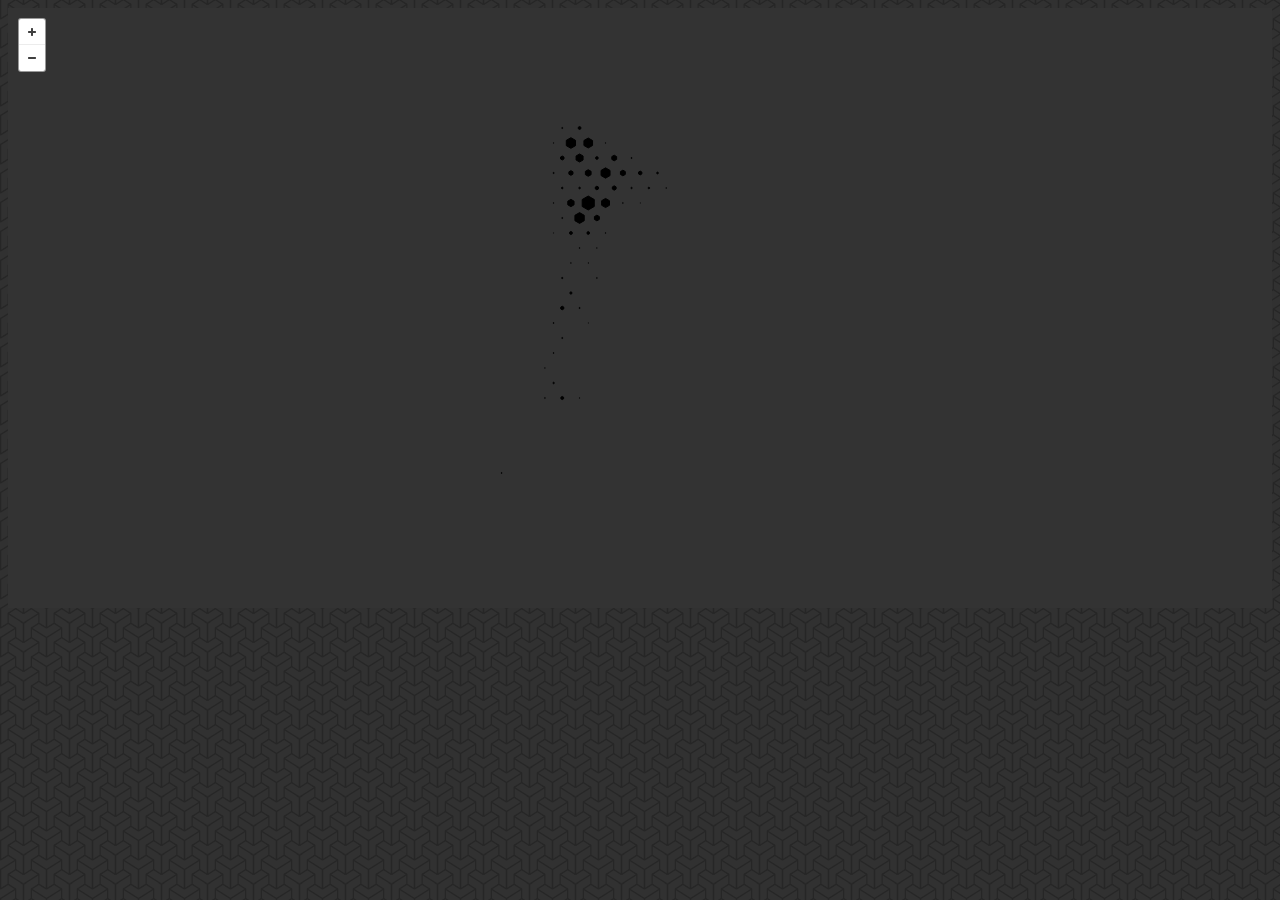
<file: HB.html>
<!DOCTYPE html>
  <head>
    <meta charset="utf-8">
    <title>Hexbins and D3 Maps</title>
    <!--
    <script src='https://api.tiles.mapbox.com/mapbox.js/v1.6.2/mapbox.js'></script>
    <link href='https://api.tiles.mapbox.com/mapbox.js/v1.6.2/mapbox.css' rel='stylesheet' />
    -->
    
    <script src='js/mapbox.js'></script>
    <link href='css/mapbox.css' rel='stylesheet' />
    
    <style>
      body {
        background-image:url('css/dark.png');
        font-size: 12px;
      }
      text {
        fill: grey;
      }
      #mapContainer {
        margin: 0px;
        background-color: #333;
        width: 100%;
        height: 600px;
      }
      #tooltip {
        opacity: 1;
        background: #333;
        padding: 5px;
        border: 1px solid lightgrey;
        border-radius: 5px;
        position: absolute;
        z-index: 10;
        visibility: hidden;
        pointer-events: none;
      }
    </style>

  </head>
  <body>
    <div id="mapContainer"></div>
    <div id="tooltip">
      <svg width="100px" height="100px"></svg>
    </div>
    <script src="js/d3.min.js"></script>
    <script src="js/hexbin.js"></script>
    <script src="js/simple_statistics.js"></script>
    <script>
      //**********************************************************************************
      //********  LEAFLET HEXBIN LAYER CLASS *********************************************
      //**********************************************************************************
      L.HexbinLayer = L.Class.extend({
        includes: L.Mixin.Events,
        initialize: function (rawData, options) {
          this.levels = {};
          this.layout = d3.hexbin().radius(10);
          this.rscale = d3.scale.sqrt().range([0, 10]).clamp(false);
          this.rwData = rawData;
          this.config = options;
        },
        project: function(x) {
          var point = this.map.latLngToLayerPoint([x[1], x[0]]);
          return [point.x, point.y];
        },
        getBounds: function(d) {
          var b = d3.geo.bounds(d)
          return L.bounds(this.project([b[0][0], b[1][1]]), this.project([b[1][0], b[0][1]]));
        },
        update: function () {
          var pad = 100, xy = this.getBounds(this.rwData), zoom = this.map.getZoom();

          this.container
            .attr("width", xy.getSize().x + (2 * pad))
            .attr("height", xy.getSize().y + (2 * pad))
            .style("margin-left", (xy.min.x - pad) + "px")
            .style("margin-top", (xy.min.y - pad) + "px");

          if (!(zoom in this.levels)) {
              this.levels[zoom] = this.container.append("g").attr("class", "zoom-" + zoom);
              this.genHexagons(this.levels[zoom]);
              this.levels[zoom].attr("transform", "translate(" + -(xy.min.x - pad) + "," + -(xy.min.y - pad) + ")");
          }
          if (this.curLevel) {
            this.curLevel.style("display", "none");
          }
          this.curLevel = this.levels[zoom];
          this.curLevel.style("display", "inline");
        },
        genHexagons: function (container) {
          var data = this.rwData.features.map(function (d) {
            var coords = this.project(d.geometry.coordinates)
            return [coords[0],coords[1], d.properties];
          }, this);

          var bins = this.layout(data);
          var hexagons = container.selectAll(".hexagon").data(bins);

          var counts = [];
          bins.map(function (elem) { counts.push(elem.length) });
          this.rscale.domain([0, (ss.mean(counts) + (ss.standard_deviation(counts) * 10))]);

          var path = hexagons.enter().append("path").attr("class", "hexagon");
          this.config.style.call(this, path);

          that = this;
          hexagons
            .attr("d", function(d) { return that.layout.hexagon(that.rscale(d.length)); })
            .attr("transform", function(d) { return "translate(" + d.x + "," + d.y + ")"; })
            .on("mouseover", function (d) { 
              var s=0, k=0;
              d.map(function(e){
                if (e.length === 3) e[2].group === 1 ? ++k : ++s;
              });
              that.config.mouse.call(this, [s,k]);
              d3.select("#tooltip")
                .style("visibility", "visible")
                .style("top", function () { return (d3.event.pageY - 130)+"px"})
                .style("left", function () { return (d3.event.pageX - 130)+"px";})
            })
            .on("mouseout", function (d) { d3.select("#tooltip").style("visibility", "hidden") });
        },
        addTo: function (map) {
          map.addLayer(this);
          return this;
        },
        onAdd: function (map) {
          this.map = map;
          var overlayPane = this.map.getPanes().overlayPane;

          if (!this.container || overlayPane.empty) {
              this.container = d3.select(overlayPane)
                  .append('svg')
                      .attr("id", "hex-svg")
                      .attr('class', 'leaflet-layer leaflet-zoom-hide');
          }
          map.on({ 'moveend': this.update }, this);
          this.update();
        }
      });

      L.hexbinLayer = function (data, styleFunction) {
        return new L.HexbinLayer(data, styleFunction);
      };
      //**********************************************************************************
      //********  IMPORT DATA AND REFORMAT ***********************************************
      //**********************************************************************************
      d3.csv('data/vaf.csv', function (error, coffee) {

        function reformat (array) {
          var data = [];
          array.map(function (d){
            data.push({
              properties: {
                group: +d.WelfareScore,
                city: d.Thresholds,
                state: d.Governorate,
                store: d.HouseholdInformationFamilySize
              }, 
              type: "Feature", 
              geometry: {
                coordinates:[+d.longitudee,+d.latitudee], 
                type:"Point"
              }
            });
          });
          return data;
        }
        var geoData = { type: "FeatureCollection", features: reformat(coffee) };
        //**********************************************************************************
        //********  CREATE LEAFLET MAP *****************************************************
        //**********************************************************************************
        var cscale = d3.scale.linear().domain([0,1]).range(["#00FF00","#FFA500"]);

        // PLEASE DO NOT USE MY MAP ID :)  YOU CAN GET YOUR OWN FOR FREE AT MAPBOX.COM
        // Jordan @ 7/31.048/36.519
         var leafletMap = L.mapbox.map('mapContainer', 'unhcr.kie3eda0')
             .setView([31.048, 36.519], 7);
             
             
      //   var leafletMap = L.tileLayer.map('mapContainer','http://otile2.mqcdn.com/tiles/1.0.0/osm/{z}/{x}/{y}.png')
       //        .setView([31.048, 36.519], 7);

        // PLEASE DO NOT USE MY MAP ID :)  YOU CAN GET YOUR OWN FOR FREE AT MAPBOX.COM
      // var leafletMap = L.mapbox.map('mapContainer', 'delimited.ge9h4ffl')
        //   .setView([40.7, -73.8], 11);

        //**********************************************************************************
        //********  ADD HEXBIN LAYER TO MAP AND DEFINE HEXBIN STYLE FUNCTION ***************
        //**********************************************************************************
        var hexLayer = L.hexbinLayer(geoData, { 
                          style: hexbinStyle,
                          mouse: makePie
                        }).addTo(leafletMap);

        function hexbinStyle(hexagons) {
          hexagons
            .attr("stroke", "black")
            .attr("fill", function (d) {
              var values = d.map(function (elem) {
                return elem[2].group;
              })
              var avg = d3.mean(d, function(d) { return +d[2].group; })
              return cscale(avg);
            });
        }

        //**********************************************************************************
        //********  PIE CHART ROLL-OVER ****************************************************
        //**********************************************************************************
        function makePie (data) {

          d3.select("#tooltip").selectAll(".arc").remove()
          d3.select("#tooltip").selectAll(".pie").remove()

          var arc = d3.svg.arc()
              .outerRadius(45)
              .innerRadius(10);

          var pie = d3.layout.pie()
               .value(function(d) { return d; });

          var svg = d3.select("#tooltip").select("svg")
                      .append("g")
                        .attr("class", "pie")
                        .attr("transform", "translate(50,50)");

          var g = svg.selectAll(".arc")
                    .data(pie(data))
                    .enter().append("g")
                      .attr("class", "arc");

              g.append("path")
                .attr("d", arc)
                .style("fill", function(d, i) { return i === 1 ? "#FFA500":"#00FF00"; });

              g.append("text")
                  .attr("transform", function(d) { return "translate(" + arc.centroid(d) + ")"; })
                  .style("text-anchor", "middle")
                  .text(function (d) { return d.value === 0 ? "" : d.value; });
        }
      });
    </script>
  </body>
</html>
</file>
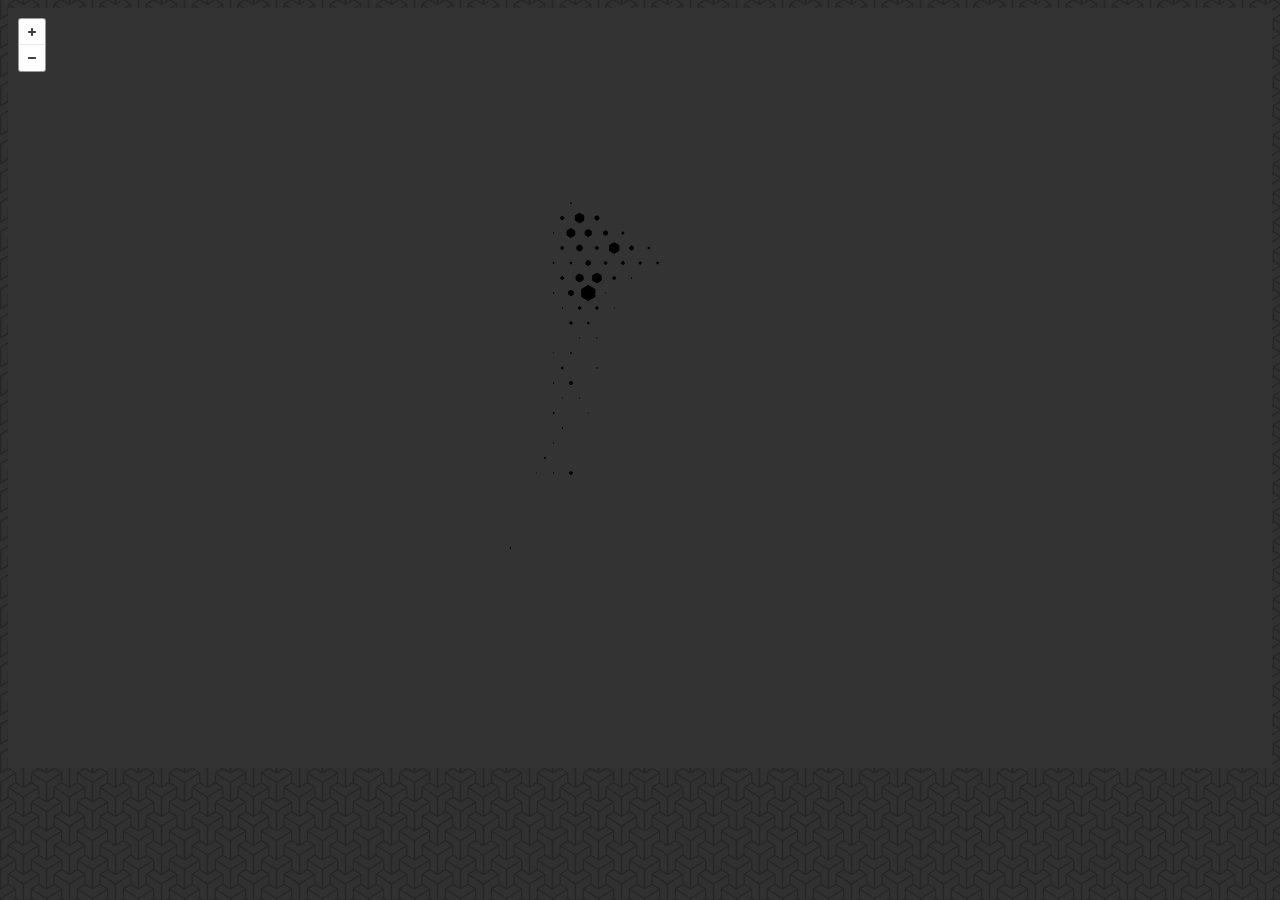
<file: hexbin.html>
<!DOCTYPE html>
  <head>
    <meta charset="utf-8">
    <title>Hexbins and D3 Maps</title>
    <!--
    <script src='https://api.tiles.mapbox.com/mapbox.js/v1.6.2/mapbox.js'></script>
    <link href='https://api.tiles.mapbox.com/mapbox.js/v1.6.2/mapbox.css' rel='stylesheet' />
    -->
    
    <script src='js/mapbox.js'></script>
    <link href='css/mapbox.css' rel='stylesheet' />
    
    <style>
      body {
        background-image:url('css/dark.png');
        font-size: 12px;
      }
      text {
        fill: grey;
      }
      #mapContainer {
        margin: 0px;
        background-color: #333;
        width: 100%;
        height: 760px;
      }
      #tooltip {
        opacity: 1;
        background: #333;
        padding: 5px;
        border: 1px solid lightgrey;
        border-radius: 5px;
        position: absolute;
        z-index: 10;
        visibility: hidden;
        pointer-events: none;
      }
    </style>

  </head>
  <body>
    <div id="mapContainer"></div>
    <div id="tooltip">
      <svg width="100px" height="100px"></svg>
    </div>
    <script src="js/d3.min.js"></script>
    <script src="js/hexbin.js"></script>
    <script src="js/simple_statistics.js"></script>
    <script>
      //**********************************************************************************
      //********  LEAFLET HEXBIN LAYER CLASS *********************************************
      //**********************************************************************************
      L.HexbinLayer = L.Class.extend({
        includes: L.Mixin.Events,
        initialize: function (rawData, options) {
          this.levels = {};
          this.layout = d3.hexbin().radius(10);
          this.rscale = d3.scale.sqrt().range([0, 10]).clamp(false);
          this.rwData = rawData;
          this.config = options;
        },
        project: function(x) {
          var point = this.map.latLngToLayerPoint([x[1], x[0]]);
          return [point.x, point.y];
        },
        getBounds: function(d) {
          var b = d3.geo.bounds(d)
          return L.bounds(this.project([b[0][0], b[1][1]]), this.project([b[1][0], b[0][1]]));
        },
        update: function () {
          var pad = 100, xy = this.getBounds(this.rwData), zoom = this.map.getZoom();

          this.container
            .attr("width", xy.getSize().x + (2 * pad))
            .attr("height", xy.getSize().y + (2 * pad))
            .style("margin-left", (xy.min.x - pad) + "px")
            .style("margin-top", (xy.min.y - pad) + "px");

          if (!(zoom in this.levels)) {
              this.levels[zoom] = this.container.append("g").attr("class", "zoom-" + zoom);
              this.genHexagons(this.levels[zoom]);
              this.levels[zoom].attr("transform", "translate(" + -(xy.min.x - pad) + "," + -(xy.min.y - pad) + ")");
          }
          if (this.curLevel) {
            this.curLevel.style("display", "none");
          }
          this.curLevel = this.levels[zoom];
          this.curLevel.style("display", "inline");
        },
        genHexagons: function (container) {
          var data = this.rwData.features.map(function (d) {
            var coords = this.project(d.geometry.coordinates)
            return [coords[0],coords[1], d.properties];
          }, this);

          var bins = this.layout(data);
          var hexagons = container.selectAll(".hexagon").data(bins);

          var counts = [];
          bins.map(function (elem) { counts.push(elem.length) });
          this.rscale.domain([0, (ss.mean(counts) + (ss.standard_deviation(counts) * 10))]);

          var path = hexagons.enter().append("path").attr("class", "hexagon");
          this.config.style.call(this, path);

          that = this;
          hexagons
            .attr("d", function(d) { return that.layout.hexagon(that.rscale(d.length)); })
            .attr("transform", function(d) { return "translate(" + d.x + "," + d.y + ")"; })
            .on("mouseover", function (d) { 
              var s=0, k=0;
              d.map(function(e){
                if (e.length === 3) e[2].group === 1 ? ++k : ++s;
              });
              that.config.mouse.call(this, [s,k]);
              d3.select("#tooltip")
                .style("visibility", "visible")
                .style("top", function () { return (d3.event.pageY - 130)+"px"})
                .style("left", function () { return (d3.event.pageX - 130)+"px";})
            })
            .on("mouseout", function (d) { d3.select("#tooltip").style("visibility", "hidden") });
        },
        addTo: function (map) {
          map.addLayer(this);
          return this;
        },
        onAdd: function (map) {
          this.map = map;
          var overlayPane = this.map.getPanes().overlayPane;

          if (!this.container || overlayPane.empty) {
              this.container = d3.select(overlayPane)
                  .append('svg')
                      .attr("id", "hex-svg")
                      .attr('class', 'leaflet-layer leaflet-zoom-hide');
          }
          map.on({ 'moveend': this.update }, this);
          this.update();
        }
      });

      L.hexbinLayer = function (data, styleFunction) {
        return new L.HexbinLayer(data, styleFunction);
      };
      //**********************************************************************************
      //********  IMPORT DATA AND REFORMAT ***********************************************
      //**********************************************************************************
      d3.csv('data/vaf.csv', function (error, coffee) {

        function reformat (array) {
          var data = [];
          array.map(function (d){
            data.push({
              properties: {
                group: +d.WelfareScore,
                city: d.Thresholds,
                state: d.Governorate,
                store: d.HouseholdInformationFamilySize
              }, 
              type: "Feature", 
              geometry: {
                coordinates:[+d.longitudee,+d.latitudee], 
                type:"Point"
              }
            });
          });
          return data;
        }
        var geoData = { type: "FeatureCollection", features: reformat(coffee) };
        //**********************************************************************************
        //********  CREATE LEAFLET MAP *****************************************************
        //**********************************************************************************
        var cscale = d3.scale.linear().domain([0,1]).range(["#00FF00","#FFA500"]);

        // PLEASE DO NOT USE MY MAP ID :)  YOU CAN GET YOUR OWN FOR FREE AT MAPBOX.COM
        // Jordan @ 7/31.048/36.519
         var leafletMap = L.mapbox.map('mapContainer', 'unhcr.kie3eda0')
             .setView([31.048, 36.519], 7);
             
             
      //   var leafletMap = L.tileLayer.map('mapContainer','http://otile2.mqcdn.com/tiles/1.0.0/osm/{z}/{x}/{y}.png')
       //        .setView([31.048, 36.519], 7);

        // PLEASE DO NOT USE MY MAP ID :)  YOU CAN GET YOUR OWN FOR FREE AT MAPBOX.COM
      // var leafletMap = L.mapbox.map('mapContainer', 'delimited.ge9h4ffl')
        //   .setView([40.7, -73.8], 11);

        //**********************************************************************************
        //********  ADD HEXBIN LAYER TO MAP AND DEFINE HEXBIN STYLE FUNCTION ***************
        //**********************************************************************************
        var hexLayer = L.hexbinLayer(geoData, { 
                          style: hexbinStyle,
                          mouse: makePie
                        }).addTo(leafletMap);

        function hexbinStyle(hexagons) {
          hexagons
            .attr("stroke", "black")
            .attr("fill", function (d) {
              var values = d.map(function (elem) {
                return elem[2].group;
              })
              var avg = d3.mean(d, function(d) { return +d[2].group; })
              return cscale(avg);
            });
        }

        //**********************************************************************************
        //********  PIE CHART ROLL-OVER ****************************************************
        //**********************************************************************************
        function makePie (data) {

          d3.select("#tooltip").selectAll(".arc").remove()
          d3.select("#tooltip").selectAll(".pie").remove()

          var arc = d3.svg.arc()
              .outerRadius(45)
              .innerRadius(10);

          var pie = d3.layout.pie()
               .value(function(d) { return d; });

          var svg = d3.select("#tooltip").select("svg")
                      .append("g")
                        .attr("class", "pie")
                        .attr("transform", "translate(50,50)");

          var g = svg.selectAll(".arc")
                    .data(pie(data))
                    .enter().append("g")
                      .attr("class", "arc");

              g.append("path")
                .attr("d", arc)
                .style("fill", function(d, i) { return i === 1 ? "#FFA500":"#00FF00"; });

              g.append("text")
                  .attr("transform", function(d) { return "translate(" + arc.centroid(d) + ")"; })
                  .style("text-anchor", "middle")
                  .text(function (d) { return d.value === 0 ? "" : d.value; });
        }
      });
    </script>
  </body>
</html>
</file>
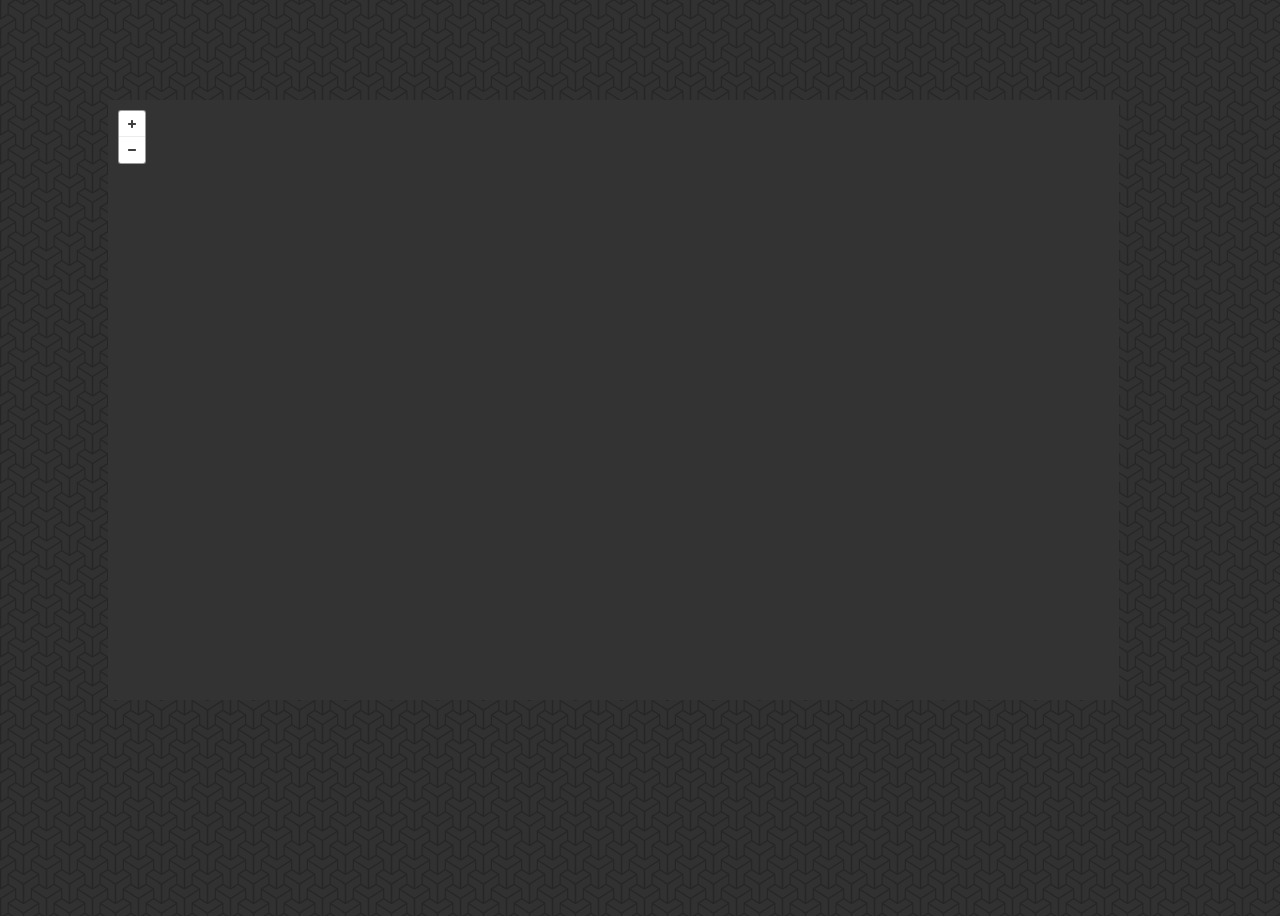
<file: index1.html>
<!DOCTYPE html>
  <head>
    <meta charset="utf-8">
    <title>delimited | Hexbins and D3 Maps</title>
    <!--
    <script src='https://api.tiles.mapbox.com/mapbox.js/v1.6.2/mapbox.js'></script>
    <link href='https://api.tiles.mapbox.com/mapbox.js/v1.6.2/mapbox.css' rel='stylesheet' />
    -->
    
    <script src='js/mapbox.js'></script>
    <link href='css/mapbox.css' rel='stylesheet' />
    
    <style>
      body {
        background-image:url('css/dark.png');
        font-size: 12px;
      }
      text {
        fill: grey;
      }
      #mapContainer {
        margin: 100px;
        background-color: #333;
        width: 80%;
        height: 600px;
      }
      #tooltip {
        opacity: 1;
        background: #333;
        padding: 5px;
        border: 1px solid lightgrey;
        border-radius: 5px;
        position: absolute;
        z-index: 10;
        visibility: hidden;
        pointer-events: none;
      }
    </style>

  </head>
  <body>
    <div id="mapContainer"></div>
    <div id="tooltip">
      <svg width="100px" height="100px"></svg>
    </div>
    <script src="js/d3.min.js"></script>
    <script src="js/hexbin.js"></script>
    <script src="js/simple_statistics.js"></script>
    <script>
      //**********************************************************************************
      //********  LEAFLET HEXBIN LAYER CLASS *********************************************
      //**********************************************************************************
      L.HexbinLayer = L.Class.extend({
        includes: L.Mixin.Events,
        initialize: function (rawData, options) {
          this.levels = {};
          this.layout = d3.hexbin().radius(10);
          this.rscale = d3.scale.sqrt().range([0, 10]).clamp(false);
          this.rwData = rawData;
          this.config = options;
        },
        project: function(x) {
          var point = this.map.latLngToLayerPoint([x[1], x[0]]);
          return [point.x, point.y];
        },
        getBounds: function(d) {
          var b = d3.geo.bounds(d)
          return L.bounds(this.project([b[0][0], b[1][1]]), this.project([b[1][0], b[0][1]]));
        },
        update: function () {
          var pad = 100, xy = this.getBounds(this.rwData), zoom = this.map.getZoom();

          this.container
            .attr("width", xy.getSize().x + (2 * pad))
            .attr("height", xy.getSize().y + (2 * pad))
            .style("margin-left", (xy.min.x - pad) + "px")
            .style("margin-top", (xy.min.y - pad) + "px");

          if (!(zoom in this.levels)) {
              this.levels[zoom] = this.container.append("g").attr("class", "zoom-" + zoom);
              this.genHexagons(this.levels[zoom]);
              this.levels[zoom].attr("transform", "translate(" + -(xy.min.x - pad) + "," + -(xy.min.y - pad) + ")");
          }
          if (this.curLevel) {
            this.curLevel.style("display", "none");
          }
          this.curLevel = this.levels[zoom];
          this.curLevel.style("display", "inline");
        },
        genHexagons: function (container) {
          var data = this.rwData.features.map(function (d) {
            var coords = this.project(d.geometry.coordinates)
            return [coords[0],coords[1], d.properties];
          }, this);

          var bins = this.layout(data);
          var hexagons = container.selectAll(".hexagon").data(bins);

          var counts = [];
          bins.map(function (elem) { counts.push(elem.length) });
          this.rscale.domain([0, (ss.mean(counts) + (ss.standard_deviation(counts) * 10))]);

          var path = hexagons.enter().append("path").attr("class", "hexagon");
          this.config.style.call(this, path);

          that = this;
          hexagons
            .attr("d", function(d) { return that.layout.hexagon(that.rscale(d.length)); })
            .attr("transform", function(d) { return "translate(" + d.x + "," + d.y + ")"; })
            .on("mouseover", function (d) { 
              var s=0, k=0;
              d.map(function(e){
                if (e.length === 3) e[2].group === 1 ? ++k : ++s;
              });
              that.config.mouse.call(this, [s,k]);
              d3.select("#tooltip")
                .style("visibility", "visible")
                .style("top", function () { return (d3.event.pageY - 130)+"px"})
                .style("left", function () { return (d3.event.pageX - 130)+"px";})
            })
            .on("mouseout", function (d) { d3.select("#tooltip").style("visibility", "hidden") });
        },
        addTo: function (map) {
          map.addLayer(this);
          return this;
        },
        onAdd: function (map) {
          this.map = map;
          var overlayPane = this.map.getPanes().overlayPane;

          if (!this.container || overlayPane.empty) {
              this.container = d3.select(overlayPane)
                  .append('svg')
                      .attr("id", "hex-svg")
                      .attr('class', 'leaflet-layer leaflet-zoom-hide');
          }
          map.on({ 'moveend': this.update }, this);
          this.update();
        }
      });

      L.hexbinLayer = function (data, styleFunction) {
        return new L.HexbinLayer(data, styleFunction);
      };
      //**********************************************************************************
      //********  IMPORT DATA AND REFORMAT ***********************************************
      //**********************************************************************************
      d3.csv('data/coffee.csv', function (error, coffee) {

        function reformat (array) {
          var data = [];
          array.map(function (d){
            data.push({
              properties: {
                group: +d.group,
                city: d.city,
                state: d.state,
                store: d.storenumber
              }, 
              type: "Feature", 
              geometry: {
                coordinates:[+d.longitude,+d.latitude], 
                type:"Point"
              }
            });
          });
          return data;
        }
        var geoData = { type: "FeatureCollection", features: reformat(coffee) };
        //**********************************************************************************
        //********  CREATE LEAFLET MAP *****************************************************
        //**********************************************************************************
        var cscale = d3.scale.linear().domain([0,1]).range(["#00FF00","#FFA500"]);

        // PLEASE DO NOT USE MY MAP ID :)  YOU CAN GET YOUR OWN FOR FREE AT MAPBOX.COM
        // Jordan @ 7/31.048/36.519
        var leafletMap = L.mapbox.map('mapContainer', 'unhcr.map-y08nvydq')
            .setView([31.048, 36.519], 7);

        //**********************************************************************************
        //********  ADD HEXBIN LAYER TO MAP AND DEFINE HEXBIN STYLE FUNCTION ***************
        //**********************************************************************************
        var hexLayer = L.hexbinLayer(geoData, { 
                          style: hexbinStyle,
                          mouse: makePie
                        }).addTo(leafletMap);

        function hexbinStyle(hexagons) {
          hexagons
            .attr("stroke", "black")
            .attr("fill", function (d) {
              var values = d.map(function (elem) {
                return elem[2].group;
              })
              var avg = d3.mean(d, function(d) { return +d[2].group; })
              return cscale(avg);
            });
        }

        //**********************************************************************************
        //********  PIE CHART ROLL-OVER ****************************************************
        //**********************************************************************************
        function makePie (data) {

          d3.select("#tooltip").selectAll(".arc").remove()
          d3.select("#tooltip").selectAll(".pie").remove()

          var arc = d3.svg.arc()
              .outerRadius(45)
              .innerRadius(10);

          var pie = d3.layout.pie()
               .value(function(d) { return d; });

          var svg = d3.select("#tooltip").select("svg")
                      .append("g")
                        .attr("class", "pie")
                        .attr("transform", "translate(50,50)");

          var g = svg.selectAll(".arc")
                    .data(pie(data))
                    .enter().append("g")
                      .attr("class", "arc");

              g.append("path")
                .attr("d", arc)
                .style("fill", function(d, i) { return i === 1 ? "#FFA500":"#00FF00"; });

              g.append("text")
                  .attr("transform", function(d) { return "translate(" + arc.centroid(d) + ")"; })
                  .style("text-anchor", "middle")
                  .text(function (d) { return d.value === 0 ? "" : d.value; });
        }
      });
    </script>
  </body>
</html>
</file>
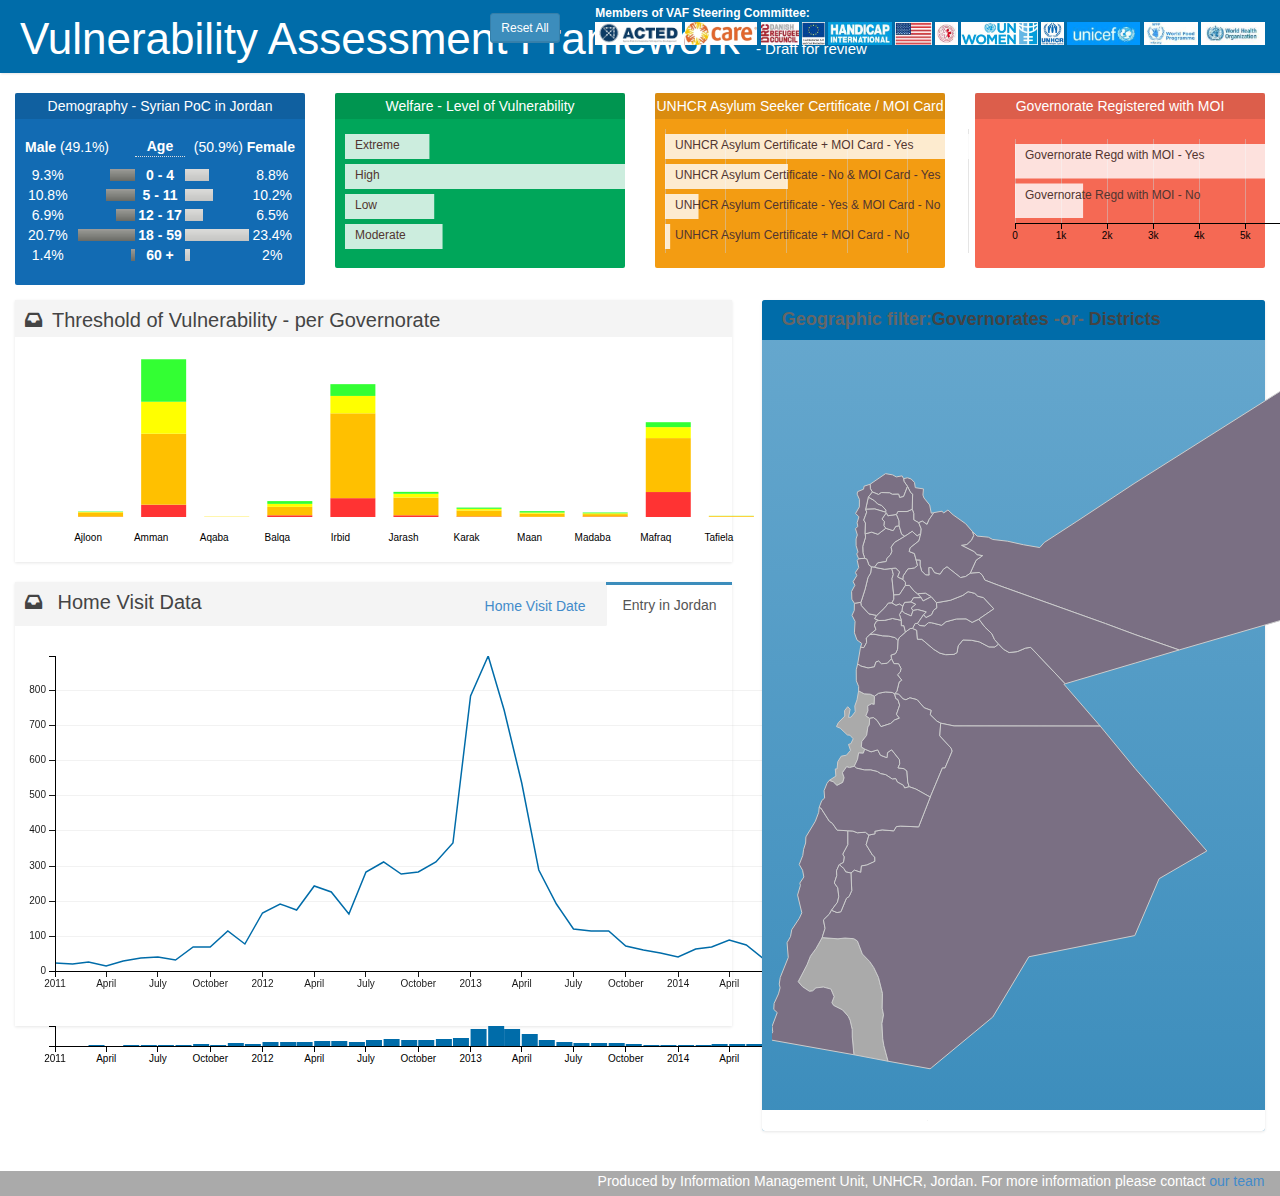
<file: indexa.html>
<!DOCTYPE html>
<html>
    <head>
        <meta charset="UTF-8">
        <title>Vulnerability Assessment Framework - Jordan</title>
        <meta content='width=device-width, initial-scale=1, maximum-scale=1, user-scalable=no' name='viewport'>
        <link href="//maxcdn.bootstrapcdn.com/bootstrap/3.2.0/css/bootstrap.min.css" rel="stylesheet" type="text/css" />
        <link href="//cdnjs.cloudflare.com/ajax/libs/font-awesome/4.1.0/css/font-awesome.min.css" rel="stylesheet" type="text/css" />
         <!-- Theme style -->
        <link href="css/vafTheme.css" rel="stylesheet" type="text/css" />
        <!-- Bootstrap -->
        <link rel="stylesheet" href="css/bootstrap.min.css">
        <link rel="stylesheet" type="text/css" href="css/dc.css"/>
        <link rel="stylesheet" type="text/css" href="css/3w-dashboard.css"/>
        <!-- Add IntroJs styles and JS -->
        <link rel="stylesheet" type="text/css" href="css/introjs.min.css" >
        <script type="text/javascript" src="js/intro.min.js"></script>
        <script src="js/jquery.js"></script>
        <script src="js/intro.js"></script>
        <!-- map the data to the GeoJSON object -->
        <script src="js/data-jo.js"></script>
        <link href="http://www.unhcr.org/favicon.ico" rel="icon" type="image/x-icon">
    </head>
    <body class="skin-blue">
        <!-- header logo: style can be found in header.less -->
        <header class="header">

        </header>
        <div id="dashboard">

            <!-- Right side column. Contains the navbar and content of the page -->
            <aside class="right-side">
                <!-- Content Header (Page header) -->
                <section class="content-header">
                    <h1>
                       <font color=#FFFFFF> Vulnerability Assessment Framework </font>
                       <small>  <font color=#FFFFFF> - Draft for review </font></small>

                    </h1>
                    <ol class="breadcrumb">
<STRONG> <font color=#FFFFFF> Members of VAF Steering Committee: </font></STRONG> <BR>
                                    <img border="0" height="23" src="images/partner/acted.jpg" />
                                    <img border="0" height="23" src="images/partner/care.jpg" />
                                    <img border="0" height="23" src="images/partner/drc.jpg" />
                                    <img border="0" height="23" src="images/partner/hacp.jpg" />
                                    <img border="0" height="23" src="images/partner/hi.jpg" />
                                    <img border="0" height="23" src="images/partner/usa.jpg" />
                                    <img border="0" height="23" src="images/partner/pu-ami.jpg" />
                                    <img border="0" height="23" src="images/partner/unwomen.jpg" />
                                    <img border="0" height="23" src="images/partner/unhcr.jpg" />
                                    <img border="0" height="23" src="images/partner/unicef.jpg" />
                                    <img border="0" height="23" src="images/partner/wfp.jpg" />
                                    <img border="0" height="23" src="images/partner/who.jpg" />
                                    <div style="position:absolute;top:15px;left:-100px">
                                    <a class="reset btn btn-primary btn-sm" id="reset" href="javascript:dc.filterAll();dc.redrawAll();">Reset All</a>
                                    </div>
                    </ol>
                </section>

                <!-- Main content -->
                <section class="content">

                    <!-- Small boxes (Stat box) -->
                    <div class="row">
                        <div class="col-lg-3 col-xs-6">
                            <!-- small box -->
                            <div class="small-box bg-aqua">
                                <span class="small-box-footer">
                                 <font color=#FFFFFF> Demography - Syrian PoC in Jordan </font>
                                </span>
                                <div class="inner">
       <table cellpadding="0" cellspacing="1" width="100%" class='demoTable' style="margin-top: 7px;">
        <tr>
            <td  class="demoTableRowCenter"  style="text-align: left; width: auto;" colspan="2" style="border-bottom: 1px dotted #dcdcdc;">
                <b>Male</b>
                (49.1%)
            </td>

            <td  class="demoTableRowCenter"  align="center" style="border-bottom: 1px dotted #dcdcdc;">
                <b>Age</b>
            </td>
            <td  class="demoTableRowCenter"  style="text-align: right; width: auto;" colspan="2" style="border-bottom: 1px dotted #dcdcdc;">
                (50.9%)
                <b>Female</b>
            </td>
        </tr>
        <tr>
            <td align="" width="50px"></td>
            <td style="text-align: right;" width="115px" height="8px"></td>
            <td align="" width="70px"></td>
            <td align="left" width="115px"></td>
            <td align="" width="50px"></td>
        </tr>

                    <tr class="demoTableFullRow">
                <td class="demoTableRow"  style="text-align: center; width: auto;" width="50px">9.3%</td>
                <td class="demoTableRow" style="text-align: right; width: auto;" width="115px"><img src="images/barchart.jpg" width="39.715554943352%" height="12" align="right"/></td>

                <td class="demoTableRowCenter" style="text-align: center; width: auto;" width="70px"><b>0 - 4</b></td>

                <td class="demoTableRow" style="text-align: left; width: auto;" width="115px" ><img src="images/barchartf.jpg" align="left" width="37.509556114191%" height="12"/></td>
                <td class="demoTableRow" style="text-align: center; width: auto;" width="50px">8.8%</td>
            </tr>
                            <tr class="demoTableFullRow">
                <td class="demoTableRow"  style="text-align: center; width: auto;" width="50px">10.8%</td>
                <td class="demoTableRow" style="text-align: right; width: auto;" width="115px"><img src="images/barchart.jpg" width="45.960949068494%" height="12" align="right"/></td>

                <td class="demoTableRowCenter" style="text-align: center; width: auto;" width="70px"><b>5 - 11</b></td>

                <td class="demoTableRow" style="text-align: left; width: auto;" width="115px" ><img src="images/barchartf.jpg" align="left" width="43.743930576122%" height="12"/></td>
                <td class="demoTableRow" style="text-align: center; width: auto;" width="50px">10.2%</td>
            </tr>
                            <tr class="demoTableFullRow">
                <td class="demoTableRow"  style="text-align: center; width: auto;" width="50px">6.9%</td>
                <td class="demoTableRow" style="text-align: right; width: auto;" width="115px"><img src="images/barchart.jpg" width="29.612589965219%" height="12" align="right"/></td>

                <td class="demoTableRowCenter" style="text-align: center; width: auto;" width="70px"><b>12 - 17</b></td>

                <td class="demoTableRow" style="text-align: left; width: auto;" width="115px" ><img src="images/barchartf.jpg" align="left" width="27.668308137333%" height="12"/></td>
                <td class="demoTableRow" style="text-align: center; width: auto;" width="50px">6.5%</td>
            </tr>
                            <tr class="demoTableFullRow">
                <td class="demoTableRow"  style="text-align: center; width: auto;" width="50px">20.7%</td>
                <td class="demoTableRow" style="text-align: right; width: auto;" width="115px"><img src="images/barchart.jpg" width="88.514756017769%" height="12" align="right"/></td>

                <td class="demoTableRowCenter" style="text-align: center; width: auto;" width="70px"><b>18 - 59</b></td>

                <td class="demoTableRow" style="text-align: left; width: auto;" width="115px" ><img src="images/barchartf.jpg" align="left" width="100%" height="12"/></td>
                <td class="demoTableRow" style="text-align: center; width: auto;" width="50px">23.4%</td>
            </tr>
                            <tr class="demoTableFullRow">
                <td class="demoTableRow"  style="text-align: center; width: auto;" width="50px">1.4%</td>
                <td class="demoTableRow" style="text-align: right; width: auto;" width="115px"><img src="images/barchart.jpg" width="6.1606804642033%" height="12" align="right"/></td>

                <td class="demoTableRowCenter" style="text-align: center; width: auto;" width="70px"><b>60 +</b></td>

                <td class="demoTableRow" style="text-align: left; width: auto;" width="115px" ><img src="images/barchartf.jpg" align="left" width="8.428664898929%" height="12"/></td>
                <td class="demoTableRow" style="text-align: center; width: auto;" width="50px">2%</td>
            </tr>

        <tr>
            <td align="" width="50px"></td>
            <td style="text-align: right;" width="115px" height="10px"></td>
            <td align="" width="70px"></td>
            <td align="left" width="115px"></td>
            <td align="" width="50px"></td>
        </tr>
    </table>
                                </div>
                            </div>
                        </div><!-- ./col -->
                        <div class="col-lg-3 col-xs-6">
                            <!-- small box -->
                            <div class="small-box bg-green">
                                <span class="small-box-footer">
                                <font color=#FFFFFF> Welfare - Level of Vulnerability </font>
                                </span>
                                <div class="inner">
                                <div id="thresholds"> </div>
                                </div>
                            </div>
                        </div><!-- ./col -->
                        <div class="col-lg-3 col-xs-6">
                            <!-- small box -->
                            <div class="small-box bg-yellow">
                                <span class="small-box-footer">
                                <font color=#FFFFFF>  UNHCR Asylum Seeker Certificate / MOI Card </font>
                                </span>
                                <div class="inner">
                                <div id="asc"> </div>
                                </div>
                            </div>
                        </div><!-- ./col -->
                        <div class="col-lg-3 col-xs-6">
                            <!-- small box -->
                            <div class="small-box bg-red">
                                <span class="small-box-footer">
                                 <font color=#FFFFFF>  Governorate Registered with MOI </font>
                                </span>
                                <div class="inner">
                                <div id="moi"> </div>
                                </div>
                            </div>
                        </div><!-- ./col -->
                    </div><!-- /.row -->

                    <!-- Main row -->
                    <div class="row">
                        <!-- Left col -->
                        <section class="col-lg-7 connectedSortable">
                        <div class="nav-tabs-custom">
                                <!-- Tabs within a box -->
                                <ul class="nav nav-tabs pull-right">
                                    <li class="pull-left header"><i class="fa fa-inbox"></i>Threshold of Vulnerability - per Governorate </li>
                                </ul>
                                <div class="tab-content no-padding">
                                    <div id="stackedbar-chart"> </div>
                                </div>
                            </div>


                            <!-- Custom tabs (Charts with tabs)-->
                            <div class="nav-tabs-custom">
                                <!-- Tabs within a box -->
                                <ul class="nav nav-tabs pull-right">
                                    <li class="active"><a href="#eijRange" data-toggle="tab" onclick="$('#hvrange').hide();$('#eijRange').show();">Entry in Jordan</a></li>
                                    <li><a href="#hvrange" data-toggle="tab" onclick="$('#eijRange').hide();$('#hvrange').show();">Home Visit Date</a></li>
                                    <li class="pull-left header"><i class="fa fa-inbox"></i> Home Visit Data</li>
                                </ul>
                                <div class="tab-content no-padding">
                                    <!-- Morris chart - Sales -->
                                    <div class="chart tab-pane" id="hvrange" style="position: relative; height: 400px;">
                                    <div id="month" style="position: relative; height: 400px;"></div>
                                    <div id="monthrange" style="position: relative; height: 100px;"></div>
                                    </div>
                                    <div class="chart tab-pane" id="eijRange" style="position: relative; height: 400px;">
                                    <div id="eijmonth" style="position: relative; height: 400px;"></div>
                                    <div id="eijmonthrange" style="position: relative; height: 100px;"></div>
                                    </div>
                                </div>
                            </div><!-- /.nav-tabs-custom -->




                        </section><!-- /.Left col -->
                        <!-- right col (We are only adding the ID to make the widgets sortable)-->
                        <section class="col-lg-5 connectedSortable">

                            <!-- Map box -->
                            <div class="box box-solid bg-light-blue-gradient">
                                <div class="box-header">
                                    <!-- tools box -->
                                    <div class="pull-right box-tools">
                                               </div><!-- /. tools -->


                                    <h3 class="box-title">
                                        <h4><STRONG> <font color=#666666> Geographic filter:<a href="javascript:governoratesMapShow();">Governorates</a> -or- <a href="javascript:districtMapShow();">Districts</a> </font></STRONG></h4>
                                    </h3>
                                </div>
                                <div class="box-body">
                                    <div style="height: 750px;">
                                             <div id="map">

                                            </div>
                                            <div id="map2" >

                                            </div>

                                    </div>
                                </div><!-- /.box-body-->
                                <div class="box-footer no-border">
                                    <div class="row">
                                        <div class="col-xs-4 text-center" style="border-right: 1px solid #f4f4f4">

                                        </div><!-- ./col -->
                                    </div><!-- /.row -->
                                </div>
                            </div>
                            <!-- /.box -->

                        </section><!-- right col -->
                    </div><!-- /.row (main row) -->

                </section><!-- /.content -->
            </aside><!-- /.right-side -->


        <!-- add new calendar event modal -->
        </div><!-- ./wrapper -->
    <script type="text/javascript" src="js/d3_002.js"></script>
    <script type="text/javascript" src="js/crossfilter.js"></script>
    <script type="text/javascript" src="js/dc.js"></script>
    <script type="text/javascript" src="js/d3.tip.min.js"></script>

    <script>


        function districtMapShow(){
            $('#map2').hide();
            $('#map').show();
//            map2_chart.filterAll();
//            dc.redrawAll();
        }

        function governoratesMapShow(){
            $('#map').hide();
            $('#map2').show();
        }
        $('#dashboard').hide();
        $('#map2').hide();
        $('#eijRange').show();



        var dataset;
        var asc_chart = dc.rowChart("#asc");
        var moi_chart = dc.rowChart("#moi");
        var threshold_chart = dc.rowChart("#thresholds");
        var map_chart = dc.geoChoroplethChart("#map");
        var map2_chart = dc.geoChoroplethChart("#map2");
        var month_chart = dc.lineChart("#month");
        var monthrange_chart = dc.barChart("#monthrange");
        var eijmonth_chart = dc.lineChart("#eijmonth");
        var eijmonthrange_chart = dc.barChart("#eijmonthrange");

        d3.csv("data/vafdata1.csv", function(error, dataset) {
        var dateFormat = d3.time.format("%d/%m/%Y");
        var numberFormat = d3.format(",f");

        dataset.forEach(function (d) {
            d.dd = dateFormat.parse(d.HVDate);
            d.month = d3.time.month(d.dd); // pre-calculate month for better performance
            d.dd1 = dateFormat.parse(d.EiJ);
            d.month1 = d3.time.month(d.dd1); // pre-calculate month for better performance
            d.close = +d.close; // coerce to number
            d.open = +d.open;
        });

            var cf = crossfilter(dataset);

            cf.asc =  cf.dimension(function(d) { return d.ASCMOI; });
            cf.moi =  cf.dimension(function(d) { return d.MOIREG; });
            cf.thresholds =  cf.dimension(function(d) { return d.Thresholds; });
            cf.dcode  =  cf.dimension(function(d) { return d.dcode; });
            cf.gcode  =  cf.dimension(function(d) { return d.gcode; });
            cf.month = cf.dimension(function (d) {return d.month;});
            cf.eijMonth = cf.dimension(function (d) {return d.month1;});
//            cf.total = cf.dimension(function(d) { return d.Total; });

            var asc = cf.asc.group();
            var moi = cf.moi.group();
            var thresholds = cf.thresholds.group();
            var dcode = cf.dcode.group();
            var gcode = cf.gcode.group();
            var month = cf.month.group();
            var eijMonth = cf.eijMonth.group();
            var all = cf.groupAll();


            var ascByTotal = cf.asc.group().reduceSum(function (d) { return d.Total; });
            var moiByTotal = cf.moi.group().reduceSum(function (d) { return d.Total; });
            var thresholdsByTotal = cf.thresholds.group().reduceSum(function (d) { return d.Total; });
            var monthByTotal = cf.month.group().reduceSum(function (d) { return d.Total;} );
            var eijmonthByTotal = cf.eijMonth.group().reduceSum(function (d) { return d.Total;} );

            // Implement bookmarking chart filters status --> Thanks to https://github.com/franckalbinet
            // Serializing filters values in URL
            function getFiltersValues() {
                var filters = [
                    { name: 'asc', value: asc_chart.filters()},
                    { name: 'moi', value: moi_chart.filters()},
                    { name: 'map', value: map2_chart.filters()},
                    { name: 'thresholds', value: threshold_chart.filters()}];

                var recursiveEncoded = $.param( filters );
                location.hash = recursiveEncoded;
            }
            // Init chart filters
            function initFilters() {
                // Get hash values
                var parseHash = /^#asc=([A-Za-z0-9,_\-\/\s]*)&moi=([A-Za-z0-9,_\-\/\s]*)&thresholds=([A-Za-z0-9,_\-\/\s]*)$/;
                var parsed = parseHash.exec(decodeURIComponent(location.hash));
                function filter(chart, rank) {  // for instance chart = sector_chart and rank in URL hash = 1
                    // sector chart
                    if (parsed[rank] == "") {
                        chart.filter(null);
                    }
                    else {
                        var filterValues = parsed[rank].split(",");
                        for (var i = 0; i < filterValues.length; i++ ) {
                            chart.filter(filterValues[i]);
                        }
                    }
                }
                if (parsed) {
                    filter(asc_chart, 1);
                    filter(moi_chart, 3);
                    filter(threshold_chart, 4);
                }
            }

            // tooltips for row chart
            var rowTip = d3.tip()
                  .attr('class', 'd3-tip')
                  .offset([-10, 0])
                  .html(function (d) { return "<span style='color: #f0027f'>" +  d.key + "</span> : "  + numberFormat(d.value) + " Families"; });

            // tooltips for pie chart
            var pieTip = d3.tip()
                  .attr('class', 'd3-tip')
                  .offset([-10, 0])
                  .html(function (d) { return "<span style='color: #f0027f'>" +  d.data.key + "</span> : "  + numberFormat(d.value) + " Families"; });

            // tooltips for bar chart
            var barTip = d3.tip()
                  .attr('class', 'd3-tip')
                  .offset([-10, 0])
                  .html(function (d) { return "<span style='color: #f0027f'>" + d.data.key + "</span> : " + numberFormat(d.y) + " Families";});


             /* 3W data are sorted per sector and color are allocated to sectors as per standard code in rrp6 */
                 moi_chart.width(400).height(124)
                .dimension(cf.moi)
                .group(moiByTotal)
                .elasticX(true)
                .on("filtered", getFiltersValues)
                .data(function(group) {
                    return group.top(20);
                })
                .colors(['#FFFFFF'])
                .colorDomain([0,0])
                .colorAccessor(function(d, i){return 1;})
                .xAxis().ticks(6).tickFormat(d3.format("s"));


                 asc_chart.width(400).height(124)
                .dimension(cf.asc)
                .group(ascByTotal)
                .elasticX(true)
                .on("filtered", getFiltersValues)
                .data(function(group) {
                    return group.top(20);
                })
                .colors(['#FFFFFF'])
                .colorDomain([0,0])
                .colorAccessor(function(d, i){return 1;})
                .margins({top: 0, right: 50, bottom: -1, left: 0})
                .xAxis().ticks(6).tickFormat(d3.format("s"));


                threshold_chart.width(400).height(124)
                .dimension(cf.thresholds)
                .group(thresholdsByTotal)
                .elasticX(true)
                .on("filtered", getFiltersValues)
                .colors(['#FFFFFF', /* Extremely Vulnerable */
                        '#FF8C00', /* Highly Vulnerable` */
                        '#FF0000', /* Low Vulnerable */
                        '#FFFFFF' /* Moderate Vulnerable */
                        ])
                .colorDomain([0,0])
                .colorAccessor(function(d, i){return 1;})
                .margins({top: 0, right: 50, bottom: -1, left: 0})
                .xAxis().ticks(0).tickFormat(d3.format("s"));



                eijmonth_chart.width(920).height(370)
                //.renderArea(true)
                .transitionDuration(1000)
                .margins({top: 30, right: 50, bottom: 25, left: 40})
                .dimension(cf.eijMonth)
                .mouseZoomable(true)
                // Specify a range chart to link the brush extent of the range with the zoom focue of the current chart.
                .rangeChart(eijmonthrange_chart)
                .x(d3.time.scale().domain([new Date(2011, 0, 1), new Date(2014, 11, 31)]))
                //.round(d3.time.month.round)
                .xUnits(d3.time.months)
                //.elasticY(true)
                .renderHorizontalGridLines(true)
                .legend(dc.legend().x(800).y(20).itemHeight(13).gap(5))
                .brushOn(false)
                // Add the base layer of the stack with group. The second parameter specifies a series name for use in the legend
                // The `.valueAccessor` will be used for the base layer
                .group(eijmonthByTotal, "Entry in Jordan")
                .valueAccessor(function (d) {
                    return d.value;
                })
                .colors(['#006CA9']);
                // stack additional layers with `.stack`. The first paramenter is a new group.
                // The second parameter is the series name. The third is a value accessor.
                //.stack(monthlyMoveGroup, "Monthly Index Move", function (d) {
                //  return d.value;
                //})
                // title can be called by any stack layer.
                //.title(function (d) {
                //  var value = d.value.avg ? d.value.avg : d.value;
                //  if (isNaN(value)) value = 0;
                //  return dateFormat(d.key) + "\n" + numberFormat(value);
                //});

            eijmonthrange_chart.width(920)
                .height(40)
                .margins({top: 0, right: 50, bottom: 20, left: 40})
                .dimension(cf.eijMonth)
                .group(eijmonthByTotal)
                //.centerBar(true)
                .colors(['#006CA9'])
                .gap(1)
                .x(d3.time.scale().domain([new Date(2011, 0, 1), new Date(2014, 11, 31)]))
                //.round(d3.time.month.round)
                //.alwaysUseRounding(true)
                .xUnits(d3.time.months);
                eijmonthrange_chart.yAxis().ticks(0);





                month_chart.width(920).height(370)
                //.renderArea(true)
                .transitionDuration(1000)
                .margins({top: 30, right: 50, bottom: 25, left: 40})
                .dimension(cf.month)
                .mouseZoomable(true)
                // Specify a range chart to link the brush extent of the range with the zoom focue of the current chart.
                .rangeChart(monthrange_chart)
                .x(d3.time.scale().domain([new Date(2014, 0, 1), new Date(2014, 11, 31)]))
                //.round(d3.time.month.round)
                .xUnits(d3.time.months)
                //.elasticY(true)
                .renderHorizontalGridLines(true)
                .legend(dc.legend().x(800).y(20).itemHeight(13).gap(5))
                .brushOn(false)
                // Add the base layer of the stack with group. The second parameter specifies a series name for use in the legend
                // The `.valueAccessor` will be used for the base layer
                .group(monthByTotal, "Home Visit")
                .valueAccessor(function (d) {
                    return d.value;
                })
                .colors(['#006CA9']);
                // stack additional layers with `.stack`. The first paramenter is a new group.
                // The second parameter is the series name. The third is a value accessor.
                //.stack(monthlyMoveGroup, "Monthly Index Move", function (d) {
                //  return d.value;
                //})
                // title can be called by any stack layer.
                //.title(function (d) {
                //  var value = d.value.avg ? d.value.avg : d.value;
                //  if (isNaN(value)) value = 0;
                //  return dateFormat(d.key) + "\n" + numberFormat(value);
                //});

            monthrange_chart.width(920)
                .height(40)
                .margins({top: 0, right: 50, bottom: 20, left: 40})
                .dimension(cf.month)
                .group(monthByTotal)
                //.centerBar(true)
                .colors(['#006CA9'])
                .gap(1)
                .x(d3.time.scale().domain([new Date(2014, 0, 1), new Date(2014, 11, 31)]))
                //.round(d3.time.month.round)
                //.alwaysUseRounding(true)
                .xUnits(d3.time.months);
                monthrange_chart.yAxis().ticks(0);

            dc.dataCount("#count-info")
            .dimension(cf)
            .group(all);

             /* District map with ID district_c */
                    d3.json("data/district.geojson", function (governJSON){
                        map_chart.width(700).height(750)
                            .dimension(cf.dcode)
                            .group(dcode)
                            .colors(['#AAAAAA', '#7A6F83'])
                            .colorDomain([0, 1])
                            .on("filtered", getFiltersValues)
                            .colorAccessor(function (d) {
                                if(d>0){
                                    return 1;
                                } else {
                                    return 0;
                                }
                            })
                            .overlayGeoJson(governJSON.features, "District", function (d) {
                                return d.properties.district_c;
                            })
                            .projection(d3.geo.mercator().center([38.32,32]).scale(8200)) /* Center on Jordan */
                            .title(function (d) {
                                return "District: " + dcode2dis[d.key];
                            });

                    /* Governorate map with ID adm1_code */
                        d3.json("data/admin1.geojson", function (governJSON){
                        map2_chart.width(700).height(750)
                            .dimension(cf.gcode)
                            .group(gcode)
                            .colors(['#AAAAAA', '#7A6F83'])
                            .colorDomain([0, 1])
                            .on("filtered", getFiltersValues)
                            .colorAccessor(function (d) {
                                if(d>0){
                                    return 1;
                                } else {
                                    return 0;
                                }
                            })
                            .overlayGeoJson(governJSON.features, "Governorates", function (d) {
                                return d.properties.adm1_code;
                            })
                            .projection(d3.geo.mercator().center([38.32,32]).scale(8200)) /* Center on Jordan */
                            .title(function (d) {
                                return "Geo-Filter: " + gcode2gov[d.key];
                            });

                            $('#loading').hide();
                            $('#dashboard').show();
                            dc.renderAll();

                            /* Customised infobox */
                            d3.selectAll("g.row").call(rowTip);
                            d3.selectAll("g.row").on('mouseover', rowTip.show)
                                .on('mouseout', rowTip.hide);

                            d3.selectAll(".pie-slice").call(pieTip);
                            d3.selectAll(".pie-slice").on('mouseover', pieTip.show)
                                .on('mouseout', pieTip.hide);
                        });
                });
        });
    </script>
    <script type="text/javascript">



// Begin Charting
d3.csv("data/stacked.csv", function(data) {
    var minvalrev = 0, minvalunits = 0,
       maxvalrev = 0, maxvalunits = 0,
       sumunits = 0, sumrev = 0,
       sampsize = 0;
    var label_array = new Array(), val_array_rev = new Array(), val_array_units = new Array(),
       val_array_sum_rev = new Array(),
       val_array_stackedbar = new Array();


    sampsize = data.length;


    for (var i=0; i < sampsize; i++) {
       label_array[i] = data[i].Gov;
       val_array_stackedbar[i] = { label: label_array[i], Extreme: parseFloat(data[i].Extreme), High: parseFloat(data[i].High), Moderate: parseFloat(data[i].Moderate),
                                               Low: parseFloat(data[i].Low)};
       val_array_rev[i] = { Extreme: parseFloat(data[i].Extreme), High: parseFloat(data[i].High), Moderate: parseFloat(data[i].Moderate), Low: parseFloat(data[i].Low) };
       sumrev =  parseFloat(data[i].Extreme) + parseFloat(data[i].High) + parseFloat(data[i].Moderate) + parseFloat(data[i].Low);

       maxvalrev = Math.max(maxvalrev, sumrev );

     }


     maxvalrev = 1000 * (Math.floor(maxvalrev/1000) + 1);



var w = 920,
    h = 200,
    labelpad = 100,
    p = 10,
    barwidth = 45,
    bottom = h - 2*p,
    colors = ["#FF3333", "#FFC000", "Yellow","#33FF33"],
    //colors = ["#D05947", "#F39C12", "Yellow","#00A65A"],
    color_stacked = d3.interpolateRgb("#aad", "#556"),
    x = d3.scale.linear().domain([0, sampsize+1]).range([0, w - labelpad]),
    y2 = d3.scale.linear().domain([0, 10]).range([h,0]);
    y = d3.scale.linear().domain([0, maxvalrev]).range([0, bottom]);





var vis = d3.select("#stackedbar-chart")
   .append("svg:svg")
     .attr("class", "chart")
     .attr("width", w + 2*p)
     .attr("height", h + 2*p);



// Add first data-series
var bars = vis.selectAll("rect")
     .data(val_array_rev)
   .enter().append("svg:rect")
     .attr("fill", colors[0] )
     .attr("x", function(d, i) { return x(i+1); })
     .attr("y", function(d) { return bottom - y(d.Extreme); }    )
     .attr("width", barwidth)
     .attr("height", function(d) { return y(d.Extreme); });

var rules = vis.selectAll("g.rule")
    .data(val_array_rev)
  .enter().append("svg:g")
    .attr("class", "rule");

// Add second data-series
rules.append("svg:rect")
     .attr("fill", colors[1])
     .attr("x", function(d, i) { return x(i+1); })
     .attr("y", function(d) { return bottom - y(d.Extreme) - y(d.High); }    )
     .attr("width", barwidth)
     .attr("height", function(d) { return y(d.High); });

// Add third data-series
rules.append("svg:rect")
     .attr("fill", colors[2] )
     .attr("x", function(d, i) { return x(i+1); })
     .attr("y", function(d) { return bottom - y(d.Extreme) - y(d.High) - y(d.Moderate); }    )
     .attr("width", barwidth)
     .attr("height", function(d) { return y(d.Moderate); });

// Add fourth data-series
rules.append("svg:rect")
     .attr("fill", colors[3] )
     .attr("x", function(d, i) { return x(i+1); })
     .attr("y", function(d) { return bottom - y(d.Extreme) - y(d.High) - y(d.Moderate) - y(d.Low); }    )
     .attr("width", barwidth)
     .attr("height", function(d) { return y(d.Low); });

// Add horiz axis labels
rules.append("svg:text")
    .attr("y", h)
    .attr("x", function(d, i) { return x(i+1) + p; })
    .attr("dy", ".35em")
    .attr("text-anchor", "middle")
    .attr("style","font-size:10px;fill: #000000")
//    .text( function(d, i) { if (i % 2 == 0) {return label_array[i];} else {return '';}  }  );
    .text( function(d, i) { return " " + label_array[i];}    );


// Custom: Vertical-axis grid + labels
// See default values below
rules.append("svg:line")
    //.attr("class", function(d) { return d ? null : "axis"; })
    .data(y.ticks(10))
    .attr("y1", function(d, i) {return (i+1)* bottom/10;})
    .attr("y2", function(d, i) {return (i+1)* bottom/10;})
    .attr("x1", 0)
    .attr("x2", w - labelpad);

rules.append("svg:text")
    .data(y.ticks(10))
    .attr("y",  function(d, i) {return (i)* bottom/10;} )
    .attr("x",  w  - 50)
    .attr("dy", ".35em")
    .attr("text-anchor", "end")
    .text(function(d, i) { if (10 - i > 0 && i != 0) {return addCommas( '' + (10-i) * maxvalrev/10) ;} else {return '';} });
    //.text(function(d, i) { if (y.ticks(10)[10 - i] > 0 && i != 0) {return (10-i) * maxvalrev/10 ;} else {return '';} });
    // {return y.ticks(10)[10 - i] ;} else {return '';} });


// ---------------------------------------
// Add Title, then Legend
// ---------------------------------------
 vis.append("svg:text")
   .attr("x", labelpad / 2)
   .attr("y", 35    )
   .text("Thresholds");

vis.append("svg:rect")
   .attr("fill", colors[0] )
   .attr("x", labelpad / 2)
   .attr("y", 140    )
   .attr("width", 20)
   .attr("height", 20);

vis.append("svg:text")
   .attr("x", 30 + labelpad / 2)
   .attr("y", 155    )
   .text("Extreme");

vis.append("svg:rect")
   .attr("fill", colors[1] )
   .attr("x", labelpad / 2)
   .attr("y", 110    )
   .attr("width", 20)
   .attr("height", 20);

vis.append("svg:text")
   .attr("x", 30 + labelpad / 2)
   .attr("y", 125    )
   .text("High");

vis.append("svg:rect")
   .attr("fill", colors[2] )
   .attr("x", labelpad / 2)
   .attr("y", 80    )
   .attr("width", 20)
   .attr("height", 20);

vis.append("svg:text")
   .attr("x", 30 + labelpad / 2)
   .attr("y", 95    )
   .text("Moderate");

vis.append("svg:rect")
   .attr("fill", colors[3] )
   .attr("x", labelpad / 2)
   .attr("y", 50    )
   .attr("width", 20)
   .attr("height", 20);

vis.append("svg:text")
   .attr("x", 30 + labelpad / 2)
   .attr("y", 65    )
   .text("Low");



/* --------------------------------------------------------------------
// "Default" labels and Vertical-axis are "inverted":
rules.append("svg:line")
    //.attr("class", function(d) { return d ? null : "axis"; })
    .data(y.ticks(10))
    .attr("y1", y)
    .attr("y2", y)
    .attr("x1", 0)
    .attr("x2", w - labelpad);


rules.append("svg:text")
    .data(y.ticks(10))
    .attr("y", y)
    .attr("x",  w  - 50)
    .attr("dy", ".35em")
    .attr("text-anchor", "end")
    .text(y.tickFormat(5));
-------------------------------------------------------------------- */
// Prep the tooltip bits, initial display is hidden
var tooltip = svg.append("g")
.attr("class", "tooltip")
.style("display", "none");
tooltip.append("rect")
.attr("width", 30)
.attr("height", 20)
.attr("fill", "white")
.style("opacity", 0.5);
tooltip.append("text")
.attr("x", 15)
.attr("dy", "1.2em")
.style("text-anchor", "middle")
.attr("font-size", "12px")
.attr("font-weight", "bold");
});

</script>
    <script src="js/bootstrap.js"></script>
    <div width="100%" style="background:#AAAAAA; height:25px" align=right><SPAN  class="demoTableRow"><font color="#FFFFFF">  Produced by Information Management Unit, UNHCR, Jordan. For more information please contact <a href="http://data.unhcr.org/jordan/team.html" target="_blank" >our team</a> </font> </SPAN> &nbsp;&nbsp;&nbsp;</div>
    </body>
</html>
</file>
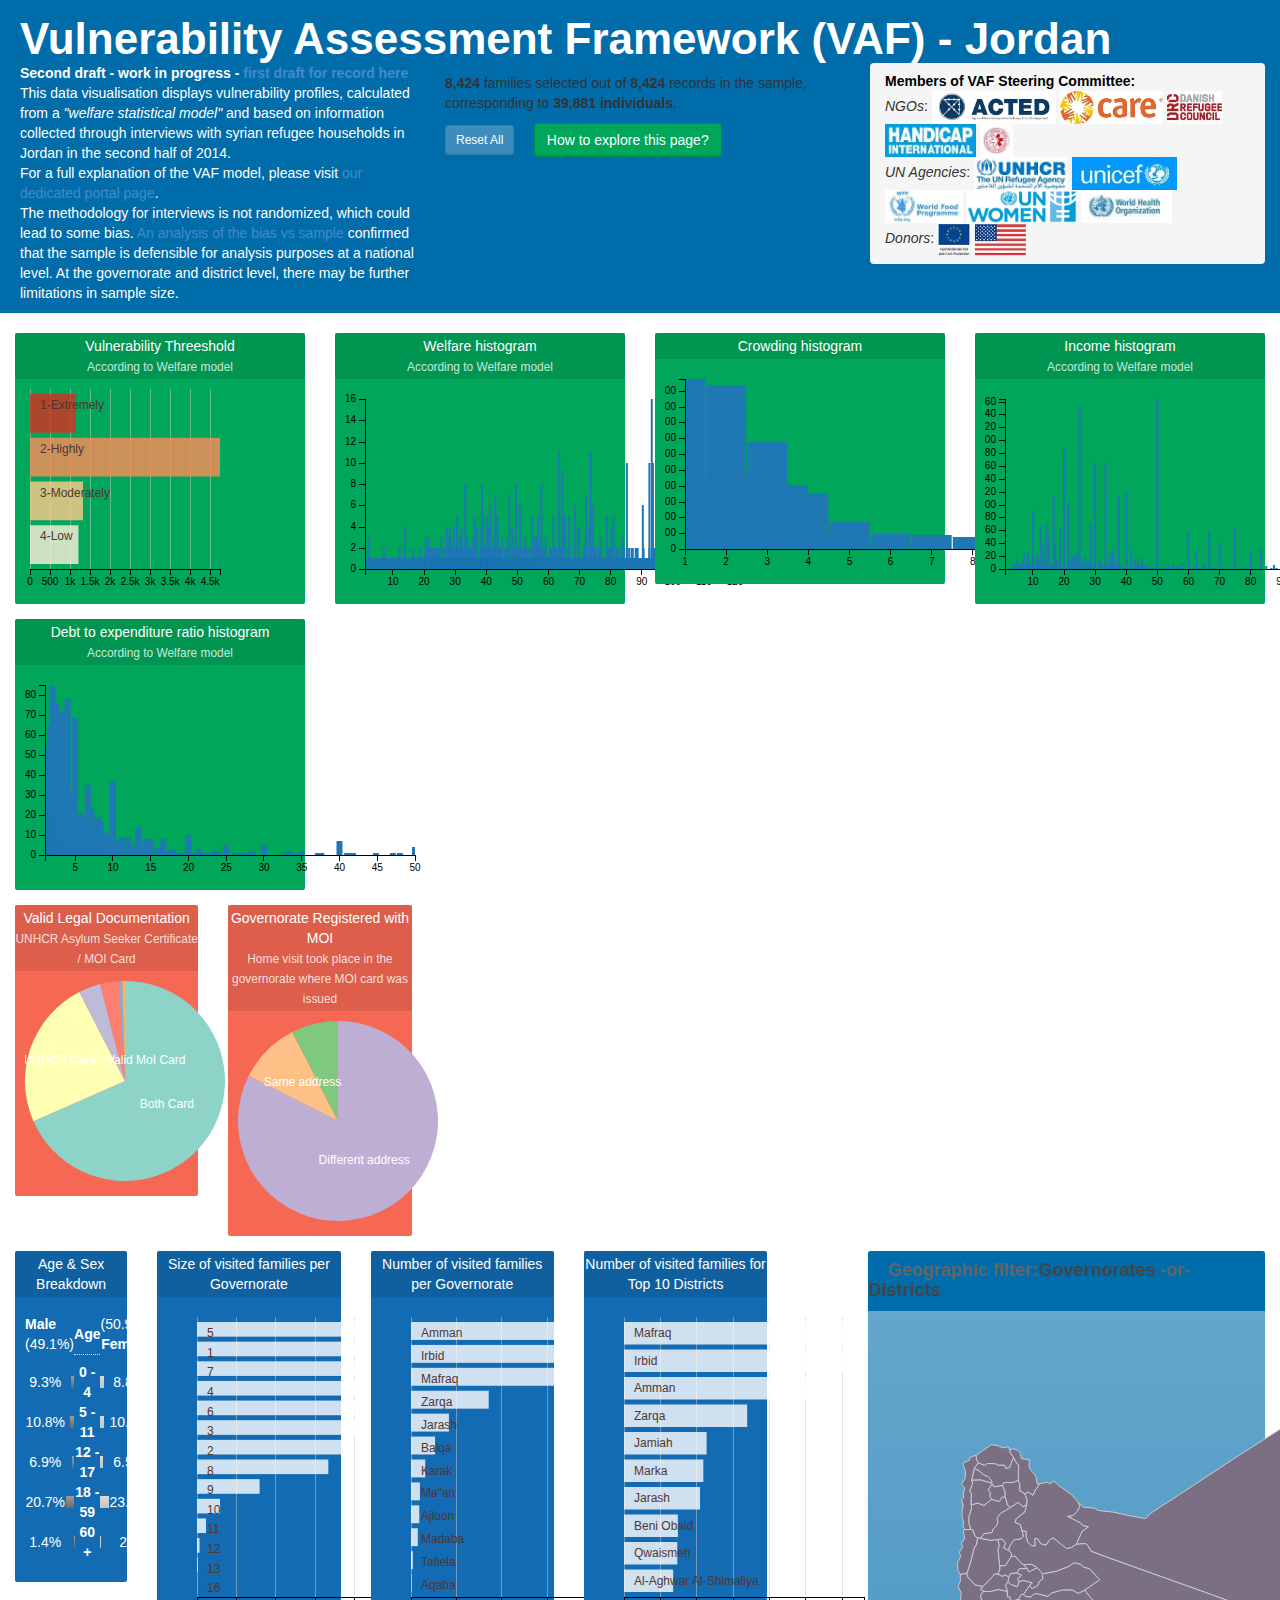
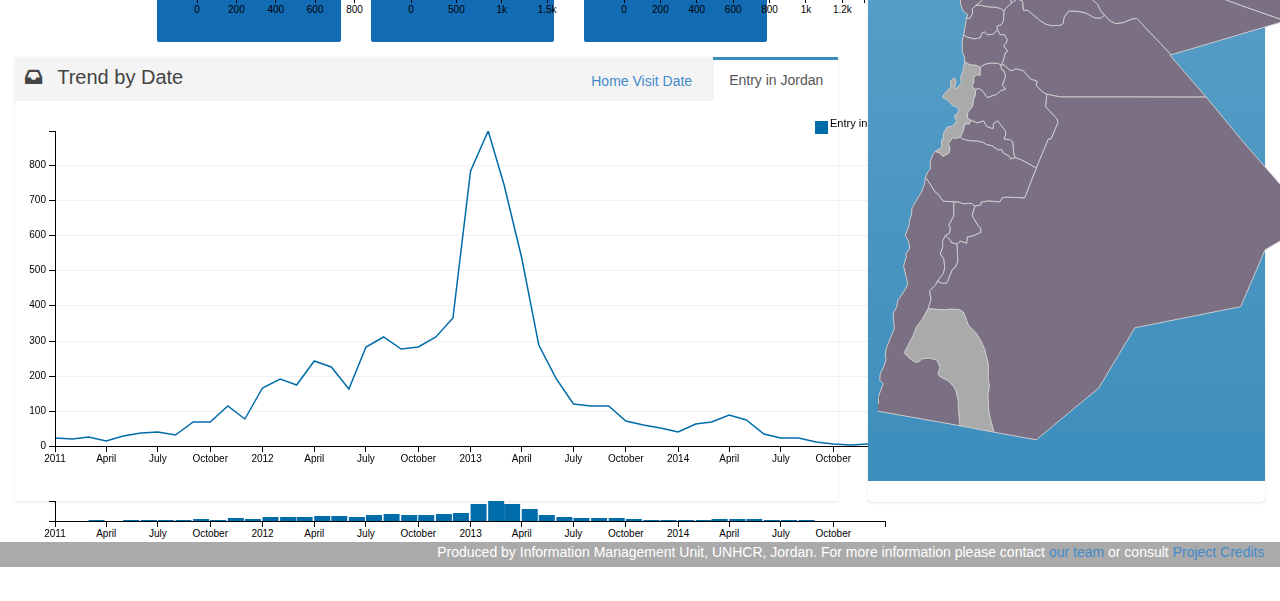
<file: indexback.html>
<!DOCTYPE html>
<html>
<head>
        <meta charset="UTF-8">
        <title>Vulnerability Assessment Framework - Jordan </title>
        <meta content='width=device-width, initial-scale=1, maximum-scale=1, user-scalable=no' name='viewport'>
        <link href="//maxcdn.bootstrapcdn.com/bootstrap/3.2.0/css/bootstrap.min.css" rel="stylesheet" type="text/css" />
        <link href="//cdnjs.cloudflare.com/ajax/libs/font-awesome/4.1.0/css/font-awesome.min.css" rel="stylesheet" type="text/css" />

         <!-- Theme style -->
        <link rel="stylesheet" type="text/css" href="css/vafTheme.css" />

        <!-- Bootstrap -->
        <link rel="stylesheet" type="text/css" href="css/bootstrap.min.css">
        <link rel="stylesheet" type="text/css" href="css/dc.css"/>
        <link rel="stylesheet" type="text/css" href="css/3w-dashboard.css"/>

        <!-- Add IntroJs styles and JS -->
        <link rel="stylesheet" type="text/css" href="css/introjs.min.css" >
        <script type="text/javascript" src="js/intro.min.js"></script>
        <script src="js/jquery.js"></script>
        <script src="js/intro.js"></script>
        <!-- map the data to the GeoJSON object -->
        <script src="js/data-jo.js"></script>
        <link href="http://www.unhcr.org/favicon.ico" rel="icon" type="image/x-icon">

</head>

<body class="skin-blue">
    
    
        <div style="display: none;" class="col-sm-4 col-md-offset4" id="loading">
            <h1>Patience: We are wrapping up the data... </h1><small>This webpage does not work on IE8 or older... Upgrade your browser if needed</small>
        </div>
    
    
        <!-- header logo: style can be found in header.less -->
        <header class="header">

        </header>
        <div id="dashboard">

            <!-- Right side column. Contains the navbar and content of the page -->
            <aside class="right-side">
                <!-- Content Header (Page header) -->
                <section class="content-header">
                    <h1><strong> Vulnerability Assessment Framework (VAF) - Jordan</strong></h1>
                    <div class="row">
                        <div class="col-lg-4 col-xs-4">
                           <font color=#FFFFFF> <strong>Second draft - work in progress - <a href="indexa.html">first draft for record here</a></strong><br>
                               This data visualisation displays vulnerability profiles, calculated from a <i>"welfare statistical model"</i> and based on information collected through interviews
                            with syrian refugee households in Jordan in the second half of 2014. <br >
                           For a full explanation of the VAF model, please visit <a href="http://data.unhcr.org/syrianrefugees/working_group.php?Page=Country&LocationId=107&Id=69"> our dedicated portal page</a>.<br >
                           The methodology for interviews is not randomized, which could lead to some bias. <a href="http://data.unhcr.org/syrianrefugees/working_group.php?Page=Country&LocationId=107&Id=69">An analysis of
                            the bias vs sample</a> confirmed that the sample is defensible for analysis purposes at a national level. 
                            At the governorate and district level, there may be further limitations in sample size.<br > </font>
                        </div>

                        <div class="col-lg-4 col-xs-4">
                            
                            <div id="count-info" data-step="1" data-intro="This displays the number of families you filtered. Use the reset button to delete all your filters" data-position="right">
                                <p></p><strong><span class="filter-count"></span></strong> families selected out of <strong><span class="total-count"></span></strong>
                                 records in the sample, corresponding to <strong><span id="totalind" class="number-display"></span> individuals</strong>.
                                </p>
                            </div>
                            <a class="reset btn btn-primary btn-sm" id="reset" href="javascript:dc.filterAll();dc.redrawAll();">Reset All</a> &nbsp;&nbsp;&nbsp;
                            <a class="btn btn btn-success" href="javascript:void(0);" onclick="javascript:introJs().start();">How to explore this page?</a> 
                        </div>
                        <div class="col-lg-4 col-xs-4">
                            <ol class="breadcrumb">
                              <strong> <font color=#000000> Members of VAF Steering Committee: </font></strong> <br >
                                        <i>NGOs</i>:     <img border="0" height="33" src="images/partner/acted.jpg" />
                                            <img border="0" height="33" src="images/partner/care.jpg" />
                                            <img border="0" height="33" src="images/partner/drc.jpg" />
                                            <img border="0" height="33" src="images/partner/hi.jpg" />
                                            <img border="0" height="33" src="images/partner/pu-ami.jpg" /> <br >
                                        <i>UN Agencies</i>:      <img border="0" height="33" src="images/partner/unhcr1.jpg" />
                                            <img border="0" height="33" src="images/partner/unicef.jpg" />
                                            <img border="0" height="33" src="images/partner/wfp.jpg" />
                                            <img border="0" height="33" src="images/partner/unwomen.jpg" />
                                            <img border="0" height="33" src="images/partner/who.jpg" />  <br >
                                        <i>Donors</i>:     <img border="0" height="33" src="images/partner/hacp.jpg" />
                                            <img border="0" height="33" src="images/partner/usa.jpg" />
                              </ol>
                        </div>
                    </div>
                </section>

                <!-- Main content -->
                <section class="content">

                    <!-- Small boxes (Stat box) -->
                    <div class="row">
                        <div class="col-lg-3 col-xs-6" data-step="2" data-intro="This displays the vulnerability level" data-position="right">
                            <div class="small-box bg-green">
                                <span class="small-box-footer">
                                    <font color=#FFFFFF> Vulnerability Threeshold </font><br > <small> According to Welfare model</small>
                                </span>
                                <div class="inner">
                                    <div id="thresholds"> </div>
                                </div>
                            </div>
                        </div>
                        
                        <div class="col-lg-3 col-xs-6" data-step="3" data-intro="This displays the welfare level" data-position="right">
                            <div class="small-box bg-green">
                                <span class="small-box-footer">
                                    <font color=#FFFFFF> Welfare histogram </font><br > <small> According to Welfare model</small>
                                </span>
                                <div class="inner">
                                    <div id="welfarep"> </div>
                                </div>
                            </div>
                        </div>
                        <div class="col-lg-3 col-xs-6" data-step="3" data-intro="This displays the welfare level" data-position="right">
                            <div class="small-box bg-green">
                                <span class="small-box-footer">
                                    <font color=#FFFFFF> Crowding histogram </font><br > <small> </small>
                                </span>
                                <div class="inner">
                                    <div id="crowdingp"> </div>
                                </div>
                            </div>
                        </div>
                        <div class="col-lg-3 col-xs-6" data-step="3" data-intro="This displays the welfare level" data-position="right">
                            <div class="small-box bg-green">
                                <span class="small-box-footer">
                                    <font color=#FFFFFF> Income histogram </font><br > <small> According to Welfare model</small>
                                </span>
                                <div class="inner">
                                    <div id="incomep"> </div>
                                </div>
                            </div>
                        </div>
                        <div class="col-lg-3 col-xs-6" data-step="3" data-intro="This displays the welfare level" data-position="right">
                            <div class="small-box bg-green">
                                <span class="small-box-footer">
                                    <font color=#FFFFFF> Debt to expenditure ratio histogram </font><br > <small> According to Welfare model</small>
                                </span>
                                <div class="inner">
                                    <div id="debtexpp"> </div>
                                </div>
                            </div>
                        </div>
                        
                    </div>

                    <div class="row">
                        

                        <div class="col-lg-2 col-xs-2" data-step="3" data-intro="This displays the bulnerability level" data-position="right">
                           <!-- <div class="small-box bg-yellow"> -->
                            <div class="small-box  bg-red">
                                <span class="small-box-footer">
                                    <font color=#FFFFFF> Valid Legal Documentation  </font><br > <small> UNHCR Asylum Seeker Certificate / MOI Card</small>
                                </span>
                                <div class="inner">
                                    <div id="asc"> </div>
                                </div>
                            </div>
                        </div>

                        <div class="col-lg-2 col-xs-2" data-step="4" data-intro="This displays the bulnerability level" data-position="right">
                           <!-- <div class="small-box bg-red"> -->
                            <div class="small-box  bg-red">
                                <span class="small-box-footer">
                                    <font color=#FFFFFF>  Governorate Registered with MOI </font> <br > <small> Home visit took place in the governorate where MOI card was issued</small>
                                </span>
                                <div class="inner">
                                    <div id="moi"> </div>
                                </div>
                            </div>
                        </div>

                    </div>

                    <div class="row">
                        <!-- Left col -->
                        <section class="col-lg-8 connectedSortable">

                            <div class="row">
                                <div class="col-lg-2 col-xs-2">
                                    <div class="small-box bg-aqua">
                                        <span class="small-box-footer">
                                         <font color=#FFFFFF> Age & Sex Breakdown </font>
                                        </span>
                                        <div class="inner">
                                            <table cellpadding="0" cellspacing="1" width="100%" class='demoTable' style="margin-top: 7px;">
                                                <tr>
                                                    <td  class="demoTableRowCenter"  style="text-align: left; width: auto;" colspan="2" style="border-bottom: 1px dotted #dcdcdc;">
                                                        <b>Male</b>
                                                        (49.1%)
                                                    </td>

                                                    <td  class="demoTableRowCenter"  align="center" style="border-bottom: 1px dotted #dcdcdc;">
                                                        <b>Age</b>
                                                    </td>
                                                    <td  class="demoTableRowCenter"  style="text-align: right; width: auto;" colspan="2" style="border-bottom: 1px dotted #dcdcdc;">
                                                        (50.9%)
                                                        <b>Female</b>
                                                    </td>
                                                </tr>
                                                <tr>
                                                    <td align="" width="50px"></td>
                                                    <td style="text-align: right;" width="115px" height="8px"></td>
                                                    <td align="" width="70px"></td>
                                                    <td align="left" width="115px"></td>
                                                    <td align="" width="50px"></td>
                                                </tr>

                                                <tr class="demoTableFullRow">
                                                    <td class="demoTableRow"  style="text-align: center; width: auto;" width="50px">9.3%</td>
                                                    <td class="demoTableRow" style="text-align: right; width: auto;" width="115px"><img src="images/barchart.jpg" width="39.715554943352%" height="12" align="right"/></td>

                                                    <td class="demoTableRowCenter" style="text-align: center; width: auto;" width="70px"><b>0 - 4</b></td>

                                                    <td class="demoTableRow" style="text-align: left; width: auto;" width="115px" ><img src="images/barchartf.jpg" align="left" width="37.509556114191%" height="12"/></td>
                                                    <td class="demoTableRow" style="text-align: center; width: auto;" width="50px">8.8%</td>
                                                </tr>
                                                <tr class="demoTableFullRow">
                                                    <td class="demoTableRow"  style="text-align: center; width: auto;" width="50px">10.8%</td>
                                                    <td class="demoTableRow" style="text-align: right; width: auto;" width="115px"><img src="images/barchart.jpg" width="45.960949068494%" height="12" align="right"/></td>

                                                    <td class="demoTableRowCenter" style="text-align: center; width: auto;" width="70px"><b>5 - 11</b></td>

                                                    <td class="demoTableRow" style="text-align: left; width: auto;" width="115px" ><img src="images/barchartf.jpg" align="left" width="43.743930576122%" height="12"/></td>
                                                    <td class="demoTableRow" style="text-align: center; width: auto;" width="50px">10.2%</td>
                                                </tr>
                                                <tr class="demoTableFullRow">
                                                    <td class="demoTableRow"  style="text-align: center; width: auto;" width="50px">6.9%</td>
                                                    <td class="demoTableRow" style="text-align: right; width: auto;" width="115px"><img src="images/barchart.jpg" width="29.612589965219%" height="12" align="right"/></td>

                                                    <td class="demoTableRowCenter" style="text-align: center; width: auto;" width="70px"><b>12 - 17</b></td>

                                                    <td class="demoTableRow" style="text-align: left; width: auto;" width="115px" ><img src="images/barchartf.jpg" align="left" width="27.668308137333%" height="12"/></td>
                                                    <td class="demoTableRow" style="text-align: center; width: auto;" width="50px">6.5%</td>
                                                </tr>
                                                <tr class="demoTableFullRow">
                                                    <td class="demoTableRow"  style="text-align: center; width: auto;" width="50px">20.7%</td>
                                                    <td class="demoTableRow" style="text-align: right; width: auto;" width="115px"><img src="images/barchart.jpg" width="88.514756017769%" height="12" align="right"/></td>

                                                    <td class="demoTableRowCenter" style="text-align: center; width: auto;" width="70px"><b>18 - 59</b></td>

                                                    <td class="demoTableRow" style="text-align: left; width: auto;" width="115px" ><img src="images/barchartf.jpg" align="left" width="100%" height="12"/></td>
                                                    <td class="demoTableRow" style="text-align: center; width: auto;" width="50px">23.4%</td>
                                                </tr>
                                                <tr class="demoTableFullRow">
                                                    <td class="demoTableRow"  style="text-align: center; width: auto;" width="50px">1.4%</td>
                                                    <td class="demoTableRow" style="text-align: right; width: auto;" width="115px"><img src="images/barchart.jpg" width="6.1606804642033%" height="12" align="right"/></td>

                                                    <td class="demoTableRowCenter" style="text-align: center; width: auto;" width="70px"><b>60 +</b></td>

                                                    <td class="demoTableRow" style="text-align: left; width: auto;" width="115px" ><img src="images/barchartf.jpg" align="left" width="8.428664898929%" height="12"/></td>
                                                    <td class="demoTableRow" style="text-align: center; width: auto;" width="50px">2%</td>
                                                </tr>
                                                <tr>
                                                    <td align="" width="50px"></td>
                                                    <td style="text-align: right;" width="115px" height="10px"></td>
                                                    <td align="" width="70px"></td>
                                                    <td align="left" width="115px"></td>
                                                    <td align="" width="50px"></td>
                                                </tr>
                                            </table>
                                        </div>
                                    </div>
                                </div>


                                <div class="col-lg-3 col-xs-3" data-step="5" data-intro="This displays the bulnerability level" data-position="right">
                                    <div class="small-box bg-aqua">
                                        <span class="small-box-footer">
                                            <font color=#FFFFFF> Size of visited families per Governorate</font>
                                        </span>
                                        <div class="inner">
                                            <div id="sizep"> </div>
                                        </div>
                                    </div>
                                </div>

                                <div class="col-lg-3 col-xs-3" data-step="5" data-intro="This displays the vulnerability level" data-position="right">
                                    <div class="small-box bg-aqua">
                                        <span class="small-box-footer">
                                            <font color=#FFFFFF> Number of visited families per Governorate</font>
                                        </span>
                                        <div class="inner">
                                            <div id="governoratep"> </div>
                                        </div>
                                    </div>
                                </div>
                                <div class="col-lg-3 col-xs-3" data-step="6" data-intro="This displays the bulnerability level" data-position="right">
                                    <div class="small-box bg-aqua">
                                        <span class="small-box-footer">
                                            <font color=#FFFFFF> Number of visited families for Top 10 Districts</font>
                                        </span>
                                        <div class="inner">
                                            <div id="districtp"> </div>
                                        </div>
                                    </div>
                                </div>
<!--
                                <div class="col-lg-3 col-xs-6">
                                    <div class="nav-tabs-custom">
                                            <ul class="nav nav-tabs pull-right">
                                                <li class="pull-left header"><i class="fa fa-inbox"></i>Threshold of Vulnerability - per Governorate </li>
                                            </ul>
                                            <div class="tab-content no-padding">
                                                <div id="stackedbar-chart"> </div>
                                            </div>
                                    </div>
                                </div>
                                -->
                            </div>
                            <!-- Custom tabs (Charts with tabs)-->
                            <div class="nav-tabs-custom">
                                <!-- Tabs within a box for date trend -->
                                <ul class="nav nav-tabs pull-right">
                                    <li class="active"><a href="#eijRange" data-toggle="tab" onclick="$('#hvrange').hide();$('#eijRange').show();">Entry in Jordan</a></li>
                                    <li><a href="#hvrange" data-toggle="tab" onclick="$('#eijRange').hide();$('#hvrange').show();">Home Visit Date</a></li>
                                    <li class="pull-left header"><i class="fa fa-inbox"></i> Trend by Date</li>
                                </ul>
                                <div class="tab-content no-padding">
                                    <!-- Morris chart - Sales -->
                                    <div class="chart tab-pane" id="hvrange" style="position: relative; height: 400px;">
                                    <div id="month" style="position: relative; height: 400px;"></div>
                                    <div id="monthrange" style="position: relative; height: 100px;"></div>
                                    </div>
                                    <div class="chart tab-pane" id="eijRange" style="position: relative; height: 400px;">
                                    <div id="eijmonth" style="position: relative; height: 400px;"></div>
                                    <div id="eijmonthrange" style="position: relative; height: 100px;"></div>
                                    </div>
                                </div>
                            </div><!-- /.nav-tabs-custom -->
                        </section><!-- /.Left col -->


                        <!-- right col (We are only adding the ID to make the widgets sortable)-->
                        <section class="col-lg-4 connectedSortable">
                            <!-- Map box -->
                            <div class="box box-solid bg-light-blue-gradient" data-step="7" data-intro="TClick on the map to filter per geographic area" data-position="left">
                                <div class="box-header">
                                    <!-- tools box icon --><div class="pull-right box-tools"></div><!-- /. tools -->
                                    <h3 class="box-title">
                                        <h4><strong> <font color=#666666> Geographic filter:<a href="javascript:governoratesMapShow();">Governorates</a>
                                         -or- <a href="javascript:districtMapShow();">Districts</a> </font></strong></h4>
                                    </h3>
                                </div>
                                <div class="box-body">
                                    <div style="height: 750px;">
                                             <div id="map"></div>
                                            <div id="map2"></div>
                                    </div>
                                </div><!-- /.box-body-->
                                <div class="box-footer no-border">
                                    <div class="row">
                                        <div class="col-xs-4 text-center" style="border-right: 1px solid #f4f4f4"></div><!-- ./col -->
                                    </div><!-- /.row -->
                                </div>
                            </div>
                            <!-- /.box -->
                        </section><!-- right col -->
                    </div><!-- /.row (main row) -->
                </section><!-- /.content -->

            </aside><!-- /.right-side -->
        </div><!-- ./ dashboard wrapper -->


    <script type="text/javascript" src="js/d3_002.js"></script>
    <script type="text/javascript" src="js/crossfilter.js"></script>
    <script type="text/javascript" src="js/dc.js"></script>
    <script type="text/javascript" src="js/d3.tip.min.js"></script>

    <script>
        function districtMapShow(){
            $('#map2').hide();
            $('#map').show();
//            map2_chart.filterAll();
//            dc.redrawAll();
        }

        function governoratesMapShow(){
            $('#map').hide();
            $('#map2').show();
        }
        $('#dashboard').hide();
        $('#map2').hide();
        $('#eijRange').show();

        var dataset;
        var threshold_chart = dc.rowChart("#thresholds");
        var welfare_chart = dc.barChart("#welfarep");
        var asc_chart = dc.pieChart("#asc");
        var crowding_chart = dc.barChart("#crowdingp");
        var income_chart = dc.barChart("#incomep");
        var debtexp_chart = dc.barChart("#debtexpp");
        var moi_chart = dc.pieChart("#moi");
        var size_chart = dc.rowChart("#sizep");
        var gov_chart = dc.rowChart("#governoratep");
        var district_chart = dc.rowChart("#districtp");
        var month_chart = dc.lineChart("#month");
        var monthrange_chart = dc.barChart("#monthrange");
        var eijmonth_chart = dc.lineChart("#eijmonth");
        var eijmonthrange_chart = dc.barChart("#eijmonthrange");
        var map_chart = dc.geoChoroplethChart("#map");
        var map2_chart = dc.geoChoroplethChart("#map2");

        d3.csv("data/vafdata.csv", function(error, dataset) {
        var dateFormat = d3.time.format("%d/%m/%Y");
        var numberFormat = d3.format(",f");

        dataset.forEach(function (d) {
            d.dd = dateFormat.parse(d.HVDate);
            d.month = d3.time.month(d.dd); // pre-calculate month for better performance
            d.dd1 = dateFormat.parse(d.EiJ);
            d.month1 = d3.time.month(d.dd1); // pre-calculate month for better performance
            d.close = +d.close; // coerce to number
            d.open = +d.open;
        });

            var cf = crossfilter(dataset);

            // Implement bookmarking chart filters status --> Thanks to https://github.com/franckalbinet
            // Serializing filters values in URL
            function getFiltersValues() {
                var filters = [
                    { name: 'thresholds', value: threshold_chart.filters()},
                    { name: 'welfare', value: welfare_chart.filters()},
                    { name: 'crowding', value: crowding_chart.filters()},
                    { name: 'income', value: income_chart.filters()},
                    { name: 'debtexp', value: debtexp_chart.filters()},
                    { name: 'asc', value: asc_chart.filters()},
                    { name: 'moi', value: moi_chart.filters()},
                    { name: 'map', value: map2_chart.filters()},
                    { name: 'size', value: size_chart.filters()},
                    { name: 'gov', value: gov_chart.filters()},
                    { name: 'dis', value: district_chart.filters()}
                    ];

                var recursiveEncoded = $.param( filters );
                location.hash = recursiveEncoded;
            }
            // Init chart filters
            function initFilters() {
                // Get hash values
                var parseHash = /^#asc=([A-Za-z0-9,_\-\/\s]*)&moi=([A-Za-z0-9,_\-\/\s]*)&thresholds=([A-Za-z0-9,_\-\/\s]*)$/;
                var parsed = parseHash.exec(decodeURIComponent(location.hash));
                function filter(chart, rank) {  // for instance chart = sector_chart and rank in URL hash = 1
                    // sector chart
                    if (parsed[rank] == "") {
                        chart.filter(null);
                    }
                    else {
                        var filterValues = parsed[rank].split(",");
                        for (var i = 0; i < filterValues.length; i++ ) {
                            chart.filter(filterValues[i]);
                        }
                    }
                }
                if (parsed) {
                    filter(asc_chart, 1);
                    filter(moi_chart, 3);
                    filter(threshold_chart, 4);
                    filter(gov_chart, 5);
                    filter(district_chart, 6);
                    filter(welfare_chart, 7);
                    filter(size_chart, 8);
                    filter(crowding_chart, 9);
                    filter(income_chart, 10);
                    filter(debtexp_chart, 11);
                }
            }

            // tooltips for row chart
            var rowTip = d3.tip().attr('class', 'd3-tip').offset([-10, 0]).html(function (d) { return "<span style='color: #f0027f'>" +  d.key + "</span> : "  + numberFormat(d.value) + " Families"; });
            var pieTip = d3.tip().attr('class', 'd3-tip').offset([-10, -10]).html(function (d) { return "<span style='color: #f0027f'>" +  d.data.key + "</span> : "  + numberFormat(d.value) + " Families"; });
            var barTip = d3.tip().attr('class', 'd3-tip').offset([-10, 0]).html(function (d) { return "<span style='color: #f0027f'>" + d.data.key + "</span> : " + numberFormat(d.y) + " Families";});


            var all = cf.groupAll();
            
            var all = cf.groupAll();
                dc.dataCount("#count-info")
                    .dimension(cf)
                    .group(all);
            
            var byFamily = cf.dimension(function(d) { return d.Total; });
            var byFamilyGroup = byFamily.groupAll().reduceSum(function (d) { return d.size; });
            
               dc.numberDisplay("#totalind")
                    .formatNumber(d3.format(",f"))
                    .valueAccessor(function(d){return +d})
                    .group(byFamilyGroup);
            
            cf.thresholds =  cf.dimension(function(d) { return d.Thresholds; });
            var thresholds = cf.thresholds.group();
            var thresholdsByTotal = cf.thresholds.group().reduceSum(function (d) { return d.Total; });
            
                threshold_chart.width(200).height(200)
                    .dimension(cf.thresholds)
                    .group(thresholdsByTotal)
                    .elasticX(true)
                    .on("filtered", getFiltersValues)
                    .colors(['#d7301f', /* Extremely Vulnerable */
                            '#fc8d59', /* Highly Vulnerable` */
                            '#fdcc8a', /* Low Vulnerable */
                            '#fef0d9' /* Moderate Vulnerable */
                            ])
                  .colorDomain([0,4])
                  .colorAccessor(function(d, i){return i%5;})
                    .margins({top: 0, right: 5, bottom: 20, left: 5})
                    .xAxis().ticks(10).tickFormat(d3.format("s"));

            cf.welfare =  cf.dimension(function(d) { return d.welfare; });
            var welfare = cf.welfare.group();
            var welfareByTotal = cf.welfare.group().reduceSum(function (d) { return d.Total; });

                welfare_chart.width(400).height(200)
                    .dimension(cf.welfare)
                    .group(welfareByTotal)
                    .margins({top: 10, right: 10, bottom: 20, left: 20})
                    .transitionDuration(500)
                    .centerBar(true)    
                    .gap(1)
                   // .filter([1, 8])
                    .x(d3.scale.linear().domain([1, 120]))
                    .elasticY(true)
                    .on("filtered", getFiltersValues)
                    .xAxis().ticks(10).tickFormat();

            cf.crowding =  cf.dimension(function(d) { return d.crowding; });
            var crowding = cf.crowding.group();
            var crowdingByTotal = cf.crowding.group().reduceSum(function (d) { return d.Total; });

                crowding_chart.width(400).height(200)
                    .dimension(cf.crowding)
                    .group(crowdingByTotal)
                    .margins({top: 10, right: 10, bottom: 20, left: 20})
                    .transitionDuration(500)
                    .centerBar(true)    
                    .gap(1)
                   // .filter([1, 8])
                    .x(d3.scale.linear().domain([1, 10]))
                    .elasticY(true)
                    .on("filtered", getFiltersValues)
                    .xAxis().ticks(10).tickFormat();
                    
            cf.debtexp =  cf.dimension(function(d) { return d.debtexp; });
            var debtexp = cf.debtexp.group();
            var debtexpByTotal = cf.debtexp.group().reduceSum(function (d) { return d.Total; });

                debtexp_chart.width(400).height(200)
                    .dimension(cf.debtexp)
                    .group(debtexpByTotal)
                    .margins({top: 10, right: 10, bottom: 20, left: 20})
                    .transitionDuration(500)
                    .centerBar(true)    
                    .gap(1)
                   // .filter([1, 8])
                    .x(d3.scale.linear().domain([1, 50]))
                    .elasticY(true)
                    .on("filtered", getFiltersValues)
                    .xAxis().ticks(10).tickFormat();
                    
            cf.income =  cf.dimension(function(d) { return d.income; });
            var income = cf.income.group();
            var incomeByTotal = cf.income.group().reduceSum(function (d) { return d.Total; });

                income_chart.width(400).height(200)
                    .dimension(cf.income)
                    .group(incomeByTotal)
                    .margins({top: 10, right: 10, bottom: 20, left: 20})
                    .transitionDuration(500)
                    .centerBar(true)    
                    .gap(1)
                   // .filter([1, 8])
                    .x(d3.scale.linear().domain([1, 120]))
                    .elasticY(true)
                    .on("filtered", getFiltersValues)
                    .xAxis().ticks(10).tickFormat();

            cf.moi =  cf.dimension(function(d) { return d.ASCMOI; });
            var moi = cf.moi.group();
            var moiByTotal = cf.moi.group().reduceSum(function (d) { return d.Total; });
            
                moi_chart.width(200).height(200)
                    .dimension(cf.moi)
                    .group(moiByTotal)
                    .renderLabel(true)
                    .renderTitle(true)
                 //   .elasticX(true)
                    .on("filtered", getFiltersValues)
                    .data(function(group) {
                        return group.top(20);
                    })
                  .colors(['#beaed4', /* yes */
                           '#fdc086', /* no */
                           '#7fc97f' /* unknow */
                                ])
                  .colorDomain([0,2])
                  .colorAccessor(function(d, i){return i%3;})
                  
                  //.colors(d3.scale.category10()) // (optional) define color function or array for bubbles
                 // .colorAccessor(function (d) { return d.value.ASCMOI;  })
                //  .colorAccessor(function(d, i){return 1;})
                  
                  
                 //  .xAxis().ticks(6).tickFormat(d3.format("s"))
                    ;

            cf.asc =  cf.dimension(function(d) { return d.MOIREG; });
            var asc = cf.asc.group();
            var ascByTotal = cf.asc.group().reduceSum(function (d) { return d.Total; });
            
                asc_chart.width(200).height(200)
                    .dimension(cf.asc)
                    .group(ascByTotal)
                    .renderLabel(true)
                   .renderTitle(true)
                 //    .elasticX(true)
                    .on("filtered", getFiltersValues)
                    .data(function(group) {
                        return group.top(20);
                    })
                  .colors(['#8dd3c7',  /*Both Card */
                                '#ffffb3', /*Non valid UNHCR Card - Valid MoI Card */
                                '#bebada', /*Only valid UNHCR Card - MoI Card unknwon */
                                '#fb8072', /*Non valid UNHCR Card - MoI Card unknwon */
                                '#80b1d3', /*Only valid UNHCR Card */
                                '#fdb462',/*Non valid UNHCR Card - No MoI Card */
                                ])
                  .colorDomain([0,5])
                  .colorAccessor(function(d, i){return i%6;})
                //   .xAxis().ticks(6).tickFormat(d3.format("s"))
                    //.margins({top: 0, right: 50, bottom: -1, left: 0})
                    ;

            cf.sizec = cf.dimension(function (d) {return d.size;});
            var sizec = cf.sizec.group();
            var sizecByTotal = cf.sizec.group().reduceSum(function (d) { return d.Total;} );

                size_chart.width(320).height(320)
                    .dimension(cf.sizec)
                    .group(sizecByTotal)
                    .elasticX(true)
                    .on("filtered", getFiltersValues)
                    .data(function(group) { return group.top(20);})
                    .colors(['#FFFFFF'])
                    .colorDomain([0,0])
                    .colorAccessor(function(d, i){return 1;})
                    .xAxis().ticks(6).tickFormat(d3.format("s"));

            cf.gov = cf.dimension(function (d) {return d.Governorate;});
            var gov = cf.gov.group();
            var govByTotal = cf.gov.group().reduceSum(function (d) { return d.Total;} );

                gov_chart.width(320).height(320)
                    .dimension(cf.gov)
                    .group(govByTotal)
                    .elasticX(true)
                    .on("filtered", getFiltersValues)
                    .data(function(group) {
                        return group.top(20);
                    })
                    .colors(['#FFFFFF'])
                    .colorDomain([0,0])
                    .colorAccessor(function(d, i){return 1;})
                    .xAxis().ticks(6).tickFormat(d3.format("s"));

            cf.district = cf.dimension(function (d) {return d.District;});
            var district = cf.district.group();
            var districtByTotal = cf.district.group().reduceSum(function (d) { return d.Total;} );
            
                district_chart.width(320).height(320)
                    .dimension(cf.district)
                    .group(districtByTotal)
                    .elasticX(true)
                    .on("filtered", getFiltersValues)
                    .data(function(group) {
                        return group.top(10);
                    })
                    .colors(['#FFFFFF'])
                    .colorDomain([0,0])
                    .colorAccessor(function(d, i){return 1;})
                    .xAxis().ticks(6).tickFormat(d3.format("s"));
 /*   */

            cf.eijMonth = cf.dimension(function (d) {return d.month1;});
            var eijMonth = cf.eijMonth.group();
            var eijmonthByTotal = cf.eijMonth.group().reduceSum(function (d) { return d.Total;} );
            
                eijmonth_chart.width(920).height(370)
                    .dimension(cf.eijMonth)
                    .group(eijmonthByTotal, "Entry in Jordan")
                    //.renderArea(true)
                    .transitionDuration(1000)
                    .margins({top: 30, right: 50, bottom: 25, left: 40})
                    .mouseZoomable(true)
                    // Specify a range chart to link the brush extent of the range with the zoom focue of the current chart.
                    .rangeChart(eijmonthrange_chart)
                    .x(d3.time.scale().domain([new Date(2011, 0, 1), new Date(2014, 11, 31)]))
                    //.round(d3.time.month.round)
                    .xUnits(d3.time.months)
                    //.elasticY(true)
                    .renderHorizontalGridLines(true)
                    .legend(dc.legend().x(800).y(20).itemHeight(13).gap(5))
                    .brushOn(false)
                    // Add the base layer of the stack with group. The second parameter specifies a series name for use in the legend
                    // The `.valueAccessor` will be used for the base layer
                    .valueAccessor(function (d) {
                        return d.value;
                    })
                    .colors(['#006CA9']);
                    // stack additional layers with `.stack`. The first paramenter is a new group.
                    // The second parameter is the series name. The third is a value accessor.
                    //.stack(monthlyMoveGroup, "Monthly Index Move", function (d) {
                    //  return d.value;
                    //})
                    // title can be called by any stack layer.
                    //.title(function (d) {
                    //  var value = d.value.avg ? d.value.avg : d.value;
                    //  if (isNaN(value)) value = 0;
                    //  return dateFormat(d.key) + "\n" + numberFormat(value);
                    //});
    
                eijmonthrange_chart.width(920).height(40)
                    .margins({top: 0, right: 50, bottom: 20, left: 40})
                    .dimension(cf.eijMonth)
                    .group(eijmonthByTotal)
                    //.centerBar(true)
                    .colors(['#006CA9'])
                    .gap(1)
                    .x(d3.time.scale().domain([new Date(2011, 0, 1), new Date(2014, 11, 31)]))
                    //.round(d3.time.month.round)
                    //.alwaysUseRounding(true)
                    .xUnits(d3.time.months);
                    eijmonthrange_chart.yAxis().ticks(0);
                
            
            cf.month = cf.dimension(function (d) {return d.month;});
            var month = cf.month.group();
            var monthByTotal = cf.month.group().reduceSum(function (d) { return d.Total;} );

                month_chart.width(920).height(370)
                    .dimension(cf.month)
                    .group(monthByTotal, "Home Visit")
                    //.renderArea(true)
                    .transitionDuration(1000)
                    .margins({top: 30, right: 50, bottom: 25, left: 40})
                    .mouseZoomable(true)
                    // Specify a range chart to link the brush extent of the range with the zoom focue of the current chart.
                    .rangeChart(monthrange_chart)
                    .x(d3.time.scale().domain([new Date(2014, 0, 1), new Date(2014, 11, 31)]))
                    //.round(d3.time.month.round)
                    .xUnits(d3.time.months)
                    //.elasticY(true)
                    .renderHorizontalGridLines(true)
                    .legend(dc.legend().x(800).y(20).itemHeight(13).gap(5))
                    .brushOn(false)
                    // Add the base layer of the stack with group. The second parameter specifies a series name for use in the legend
                    // The `.valueAccessor` will be used for the base layer
                    .valueAccessor(function (d) {
                        return d.value;
                    })
                    .colors(['#006CA9']);
                    // stack additional layers with `.stack`. The first paramenter is a new group.
                    // The second parameter is the series name. The third is a value accessor.
                    //.stack(monthlyMoveGroup, "Monthly Index Move", function (d) {
                    //  return d.value;
                    //})
                    // title can be called by any stack layer.
                    //.title(function (d) {
                    //  var value = d.value.avg ? d.value.avg : d.value;
                    //  if (isNaN(value)) value = 0;
                    //  return dateFormat(d.key) + "\n" + numberFormat(value);
                    //});
    
                monthrange_chart.width(920).height(40)
                    .dimension(cf.month)
                    .group(monthByTotal)
                    .margins({top: 0, right: 50, bottom: 20, left: 40})
                    //.centerBar(true)
                    .colors(['#006CA9'])
                    .gap(1)
                    .x(d3.time.scale().domain([new Date(2014, 0, 1), new Date(2014, 11, 31)]))
                    //.round(d3.time.month.round)
                    //.alwaysUseRounding(true)
                    .xUnits(d3.time.months);
                    monthrange_chart.yAxis().ticks(0);

                dc.dataCount("#count-info")
                    .dimension(cf)
                    .group(all);


            cf.dcode  =  cf.dimension(function(d) { return d.dcode; });
            var dcode = cf.dcode.group();

            cf.gcode  =  cf.dimension(function(d) { return d.gcode; });
            var gcode = cf.gcode.group();


             /* District map with ID district_c */
                    d3.json("data/district.geojson", function (governJSON){
                        map_chart.width(700).height(750)
                            .dimension(cf.dcode)
                            .group(dcode)
                            .colors(['#AAAAAA', '#7A6F83'])
                            .colorDomain([0, 1])
                            .on("filtered", getFiltersValues)
                            .colorAccessor(function (d) {
                                if(d>0){
                                    return 1;
                                } else {
                                    return 0;
                                }
                            })
                            .overlayGeoJson(governJSON.features, "District", function (d) {
                                return d.properties.district_c;
                            })
                            .projection(d3.geo.mercator().center([38.32,32]).scale(8200)) /* Center on Jordan */
                            .title(function (d) {
                                return "District: " + dcode2dis[d.key];
                            });

                    /* Governorate map with ID adm1_code */
                        d3.json("data/admin1.geojson", function (governJSON){
                        map2_chart.width(700).height(750)
                            .dimension(cf.gcode)
                            .group(gcode)
                            .colors(['#AAAAAA', '#7A6F83'])
                            .colorDomain([0, 1])
                            .on("filtered", getFiltersValues)
                            .colorAccessor(function (d) {
                                if(d>0){
                                    return 1;
                                } else {
                                    return 0;
                                }
                            })
                            .overlayGeoJson(governJSON.features, "Governorates", function (d) {
                                return d.properties.adm1_code;
                            })
                            .projection(d3.geo.mercator().center([38.32,32]).scale(8200)) /* Center on Jordan */
                            .title(function (d) {
                                return "Geo-Filter: " + gcode2gov[d.key];
                            });

                            $('#loading').hide();
                            $('#dashboard').show();
                            dc.renderAll();

                            /* Customised infobox */
                            d3.selectAll("g.row").call(rowTip);
                            d3.selectAll("g.row").on('mouseover', rowTip.show)
                                .on('mouseout', rowTip.hide);

                            d3.selectAll(".pie-slice").call(pieTip);
                            d3.selectAll(".pie-slice").on('mouseover', pieTip.show)
                                .on('mouseout', pieTip.hide);
                        });
                });
        });
    </script>

<script type="text/javascript">
        /* --------------------------------------------------------------------
    // Begin Charting
    d3.csv("data/stacked.csv", function(data) {
        var minvalrev = 0, minvalunits = 0,
           maxvalrev = 0, maxvalunits = 0,
           sumunits = 0, sumrev = 0,
           sampsize = 0;
        var label_array = new Array(), val_array_rev = new Array(), val_array_units = new Array(),
           val_array_sum_rev = new Array(),
           val_array_stackedbar = new Array();

        sampsize = data.length;

        for (var i=0; i < sampsize; i++) {
           label_array[i] = data[i].Gov;
           val_array_stackedbar[i] = { label: label_array[i], Extreme: parseFloat(data[i].Extreme), High: parseFloat(data[i].High), Moderate: parseFloat(data[i].Moderate),
                                                   Low: parseFloat(data[i].Low)};
           val_array_rev[i] = { Extreme: parseFloat(data[i].Extreme), High: parseFloat(data[i].High), Moderate: parseFloat(data[i].Moderate), Low: parseFloat(data[i].Low) };
           sumrev =  parseFloat(data[i].Extreme) + parseFloat(data[i].High) + parseFloat(data[i].Moderate) + parseFloat(data[i].Low);

           maxvalrev = Math.max(maxvalrev, sumrev );
             }

         maxvalrev = 1000 * (Math.floor(maxvalrev/1000) + 1);

    var w = 920,
        h = 200,
        labelpad = 100,
        p = 10,
        barwidth = 45,
        bottom = h - 2*p,
        colors = ["#FF3333", "#FFC000", "Yellow","#33FF33"],
        //colors = ["#D05947", "#F39C12", "Yellow","#00A65A"],
        color_stacked = d3.interpolateRgb("#aad", "#556"),
        x = d3.scale.linear().domain([0, sampsize+1]).range([0, w - labelpad]),
        y2 = d3.scale.linear().domain([0, 10]).range([h,0]);
        y = d3.scale.linear().domain([0, maxvalrev]).range([0, bottom]);

    var vis = d3.select("#stackedbar-chart")
       .append("svg:svg")
         .attr("class", "chart")
         .attr("width", w + 2*p)
         .attr("height", h + 2*p);
    // Add first data-series
    var bars = vis.selectAll("rect")
         .data(val_array_rev)
       .enter().append("svg:rect")
         .attr("fill", colors[0] )
         .attr("x", function(d, i) { return x(i+1); })
         .attr("y", function(d) { return bottom - y(d.Extreme); }    )
         .attr("width", barwidth)
         .attr("height", function(d) { return y(d.Extreme); });

    var rules = vis.selectAll("g.rule")
        .data(val_array_rev)
      .enter().append("svg:g")
        .attr("class", "rule");

    // Add second data-series
    rules.append("svg:rect")
         .attr("fill", colors[1])
         .attr("x", function(d, i) { return x(i+1); })
         .attr("y", function(d) { return bottom - y(d.Extreme) - y(d.High); }    )
         .attr("width", barwidth)
         .attr("height", function(d) { return y(d.High); });

    // Add third data-series
    rules.append("svg:rect")
         .attr("fill", colors[2] )
         .attr("x", function(d, i) { return x(i+1); })
         .attr("y", function(d) { return bottom - y(d.Extreme) - y(d.High) - y(d.Moderate); }    )
         .attr("width", barwidth)
         .attr("height", function(d) { return y(d.Moderate); });

    // Add fourth data-series
    rules.append("svg:rect")
         .attr("fill", colors[3] )
         .attr("x", function(d, i) { return x(i+1); })
         .attr("y", function(d) { return bottom - y(d.Extreme) - y(d.High) - y(d.Moderate) - y(d.Low); }    )
         .attr("width", barwidth)
         .attr("height", function(d) { return y(d.Low); });

    // Add horiz axis labels
    rules.append("svg:text")
        .attr("y", h)
        .attr("x", function(d, i) { return x(i+1) + p; })
        .attr("dy", ".35em")
        .attr("text-anchor", "middle")
        .attr("style","font-size:10px;fill: #000000")
    //    .text( function(d, i) { if (i % 2 == 0) {return label_array[i];} else {return '';}  }  );
        .text( function(d, i) { return " " + label_array[i];}    );


    // Custom: Vertical-axis grid + labels
    // See default values below
    rules.append("svg:line")
        //.attr("class", function(d) { return d ? null : "axis"; })
        .data(y.ticks(10))
        .attr("y1", function(d, i) {return (i+1)* bottom/10;})
        .attr("y2", function(d, i) {return (i+1)* bottom/10;})
        .attr("x1", 0)
        .attr("x2", w - labelpad);

    rules.append("svg:text")
        .data(y.ticks(10))
        .attr("y",  function(d, i) {return (i)* bottom/10;} )
        .attr("x",  w  - 50)
        .attr("dy", ".35em")
        .attr("text-anchor", "end")
        .text(function(d, i) { if (10 - i > 0 && i != 0) {return addCommas( '' + (10-i) * maxvalrev/10) ;} else {return '';} });
        //.text(function(d, i) { if (y.ticks(10)[10 - i] > 0 && i != 0) {return (10-i) * maxvalrev/10 ;} else {return '';} });
        // {return y.ticks(10)[10 - i] ;} else {return '';} });


    // ---------------------------------------
    // Add Title, then Legend
    // ---------------------------------------
     vis.append("svg:text")
       .attr("x", labelpad / 2)
       .attr("y", 35    )
       .text("Thresholds");

    vis.append("svg:rect")
       .attr("fill", colors[0] )
       .attr("x", labelpad / 2)
       .attr("y", 140    )
       .attr("width", 20)
       .attr("height", 20);

    vis.append("svg:text")
       .attr("x", 30 + labelpad / 2)
       .attr("y", 155    )
       .text("Extreme");

    vis.append("svg:rect")
       .attr("fill", colors[1] )
       .attr("x", labelpad / 2)
       .attr("y", 110    )
       .attr("width", 20)
       .attr("height", 20);

    vis.append("svg:text")
       .attr("x", 30 + labelpad / 2)
       .attr("y", 125    )
       .text("High");

    vis.append("svg:rect")
       .attr("fill", colors[2] )
       .attr("x", labelpad / 2)
       .attr("y", 80    )
       .attr("width", 20)
       .attr("height", 20);

    vis.append("svg:text")
       .attr("x", 30 + labelpad / 2)
       .attr("y", 95    )
       .text("Moderate");

    vis.append("svg:rect")
       .attr("fill", colors[3] )
       .attr("x", labelpad / 2)
       .attr("y", 50    )
       .attr("width", 20)
       .attr("height", 20);

    vis.append("svg:text")
       .attr("x", 30 + labelpad / 2)
       .attr("y", 65    )
       .text("Low");




    // "Default" labels and Vertical-axis are "inverted":
    rules.append("svg:line")
        //.attr("class", function(d) { return d ? null : "axis"; })
        .data(y.ticks(10))
        .attr("y1", y)
        .attr("y2", y)
        .attr("x1", 0)
        .attr("x2", w - labelpad);


    rules.append("svg:text")
        .data(y.ticks(10))
        .attr("y", y)
        .attr("x",  w  - 50)
        .attr("dy", ".35em")
        .attr("text-anchor", "end")
        .text(y.tickFormat(5));

    // Prep the tooltip bits, initial display is hidden
    var tooltip = svg.append("g")
    .attr("class", "tooltip")
    .style("display", "none");
    tooltip.append("rect")
    .attr("width", 30)
    .attr("height", 20)
    .attr("fill", "white")
    .style("opacity", 0.5);
    tooltip.append("text")
    .attr("x", 15)
    .attr("dy", "1.2em")
    .style("text-anchor", "middle")
    .attr("font-size", "12px")
    .attr("font-weight", "bold");
    });
-------------------------------------------------------------------- */
</script>

<script src="js/bootstrap.js"></script>

    <div width="100%" style="background:#AAAAAA; height:25px" align=right>
        <span  class="demoTableRow">
            <font color="#FFFFFF">  Produced by Information Management Unit, UNHCR, Jordan. For more information please contact <a href="http://data.unhcr.org/jordan/team.html" target="_blank" >our team</a> or consult <a href="https://github.com/unhcr-jordan/vulnerability">Project Credits</a> </font>
        </span> &nbsp;&nbsp;&nbsp;
    </div>
</body>
</html>
</file>
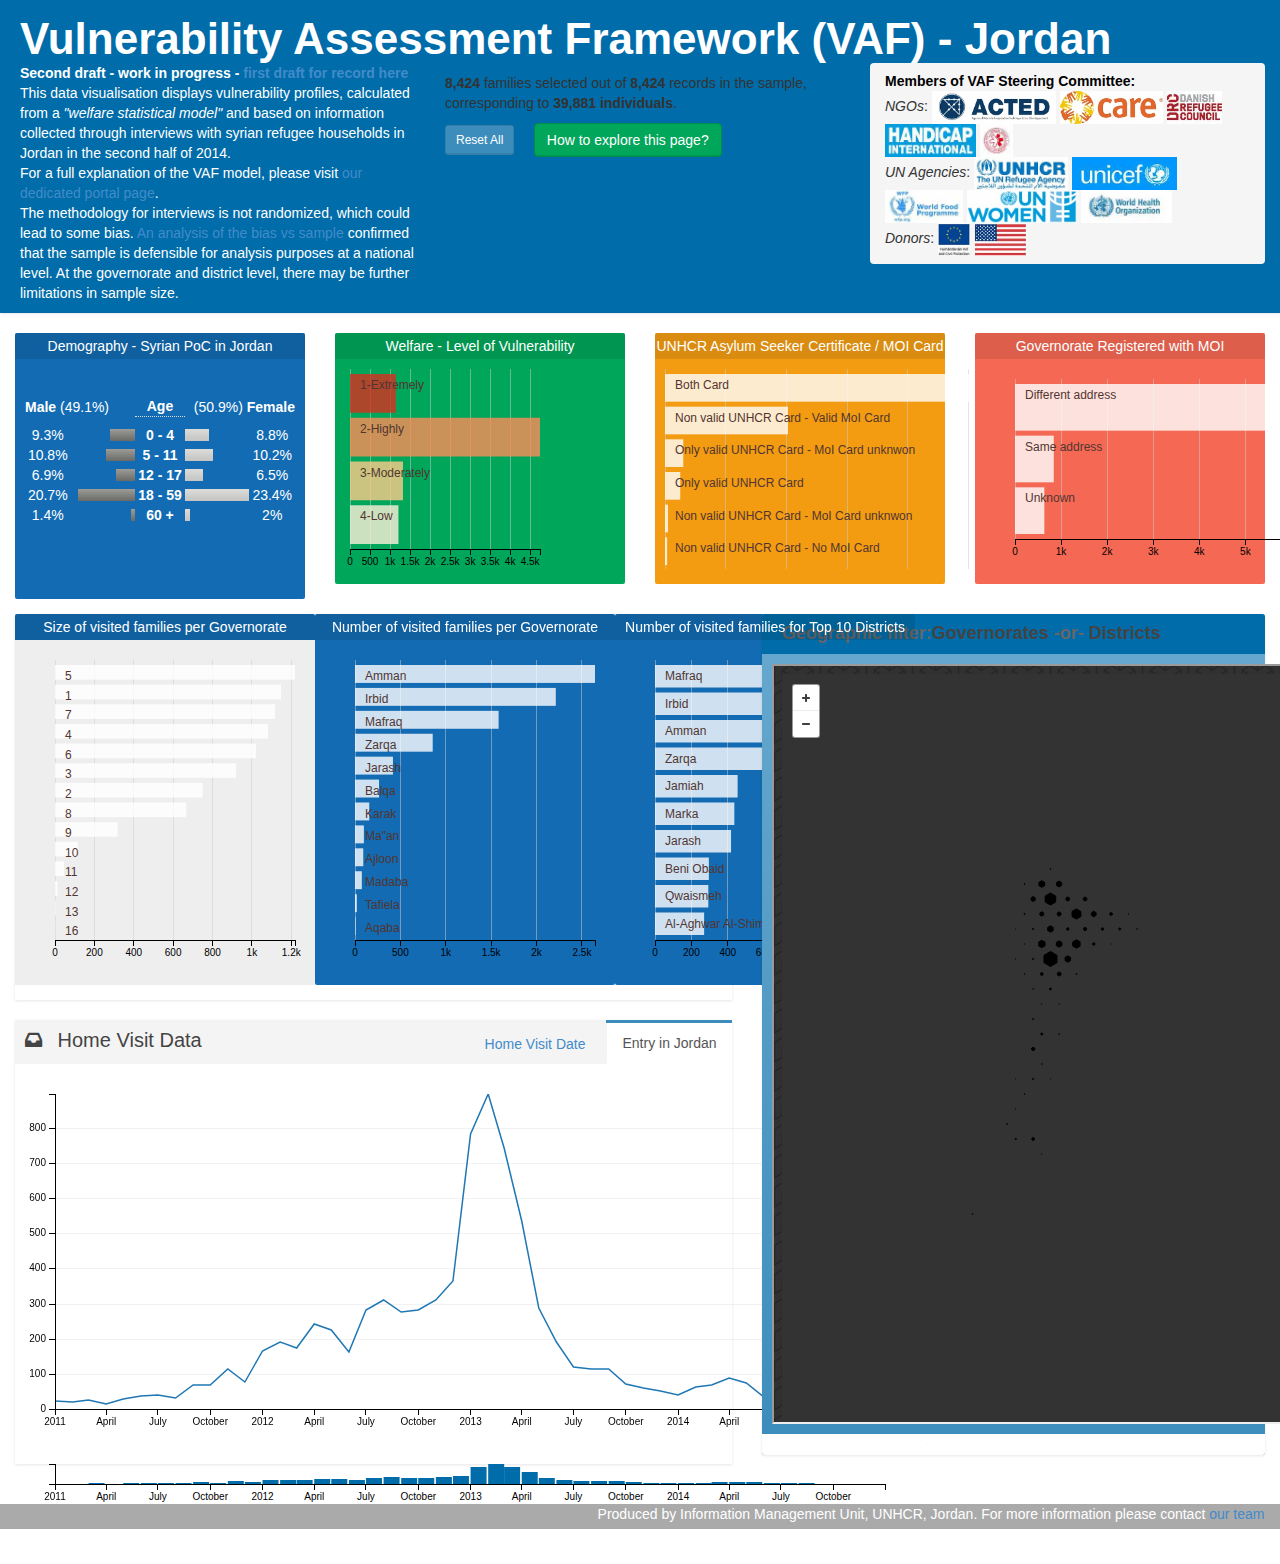
<file: indexbin.html>
<!DOCTYPE html>
<html>
    <head>
        <meta charset="UTF-8">
        <title>Vulnerability Assessment Framework - Jordan </title>
        <meta content='width=device-width, initial-scale=1, maximum-scale=1, user-scalable=no' name='viewport'>
        <link href="//maxcdn.bootstrapcdn.com/bootstrap/3.2.0/css/bootstrap.min.css" rel="stylesheet" type="text/css" />
        <link href="//cdnjs.cloudflare.com/ajax/libs/font-awesome/4.1.0/css/font-awesome.min.css" rel="stylesheet" type="text/css" />

         <!-- Theme style -->
        <link rel="stylesheet" type="text/css" href="css/vafTheme.css" />

        <!-- Bootstrap -->
        <link rel="stylesheet" type="text/css" href="css/bootstrap.min.css">
        <link rel="stylesheet" type="text/css" href="css/dc.css"/>
        <link rel="stylesheet" type="text/css" href="css/3w-dashboard.css"/>
		
		<!-- Leaflet CSS -->
		<link type="text/css" href="inc/leaflet.css" rel="stylesheet"/>
		<link type="text/css" href="inc/leaflet.markercluster.css" rel="stylesheet"/>


        <!-- Add IntroJs styles and JS -->
        <link rel="stylesheet" type="text/css" href="css/introjs.min.css" >
        <script type="text/javascript" src="js/intro.min.js"></script>
        <script src="js/jquery.js"></script>
        <script src="js/intro.js"></script>
        <!-- map the data to the GeoJSON object -->
        <script src="js/data-jo.js"></script>
        <link href="http://www.unhcr.org/favicon.ico" rel="icon" type="image/x-icon">

    </head>
    <body class="skin-blue">
        <!-- header logo: style can be found in header.less -->
        <header class="header">

        </header>
        <div id="dashboard">

            <!-- Right side column. Contains the navbar and content of the page -->
            <aside class="right-side">
                <!-- Content Header (Page header) -->
                <section class="content-header">
                    <h1><strong> Vulnerability Assessment Framework (VAF) - Jordan</strong></h1>
                    <div class="row">
                        <div class="col-lg-4 col-xs-4">
                           <font color=#FFFFFF> <strong>Second draft - work in progress - <a href="indexa.html">first draft for record here</a></strong><br>
                               This data visualisation displays vulnerability profiles, calculated from a <i>"welfare statistical model"</i> and based on information collected through interviews
                            with syrian refugee households in Jordan in the second half of 2014. <br >
                           For a full explanation of the VAF model, please visit <a href="http://data.unhcr.org/syrianrefugees/working_group.php?Page=Country&LocationId=107&Id=69"> our dedicated portal page</a>.<br >
                           The methodology for interviews is not randomized, which could lead to some bias. <a href="http://data.unhcr.org/syrianrefugees/working_group.php?Page=Country&LocationId=107&Id=69">An analysis of
                            the bias vs sample</a> confirmed that the sample is defensible for analysis purposes at a national level. 
                            At the governorate and district level, there may be further limitations in sample size.<br > </font>
                        </div>

                        <div class="col-lg-4 col-xs-4">
                            
                            <div id="count-info" data-step="1" data-intro="This displays the number of families you filtered. Use the reset button to delete all your filters" data-position="right">
                                <p></p><strong><span class="filter-count"></span></strong> families selected out of <strong><span class="total-count"></span></strong>
                                 records in the sample, corresponding to <strong><span id="totalind" class="number-display"></span> individuals</strong>.
                                </p>
                            </div>
                            <a class="reset btn btn-primary btn-sm" id="reset" href="javascript:dc.filterAll();dc.redrawAll();">Reset All</a> &nbsp;&nbsp;&nbsp;
                            <a class="btn btn btn-success" href="javascript:void(0);" onclick="javascript:introJs().start();">How to explore this page?</a> 
                        </div>
                        <div class="col-lg-4 col-xs-4">
                            <ol class="breadcrumb">
                              <strong> <font color=#000000> Members of VAF Steering Committee: </font></strong> <br >
                                        <i>NGOs</i>:     <img border="0" height="33" src="images/partner/acted.jpg" />
                                            <img border="0" height="33" src="images/partner/care.jpg" />
                                            <img border="0" height="33" src="images/partner/drc.jpg" />
                                            <img border="0" height="33" src="images/partner/hi.jpg" />
                                            <img border="0" height="33" src="images/partner/pu-ami.jpg" /> <br >
                                        <i>UN Agencies</i>:      <img border="0" height="33" src="images/partner/unhcr1.jpg" />
                                            <img border="0" height="33" src="images/partner/unicef.jpg" />
                                            <img border="0" height="33" src="images/partner/wfp.jpg" />
                                            <img border="0" height="33" src="images/partner/unwomen.jpg" />
                                            <img border="0" height="33" src="images/partner/who.jpg" />  <br >
                                        <i>Donors</i>:     <img border="0" height="33" src="images/partner/hacp.jpg" />
                                            <img border="0" height="33" src="images/partner/usa.jpg" />
                              </ol>
                        </div>
                    </div>
                </section>

                <!-- Main content -->
                <section class="content">

                    <!-- Small boxes (Stat box) -->
                    <div class="row">
                        <div class="col-lg-3 col-xs-6">
                            <!-- small box -->
                            <div class="small-box bg-aqua">
                                <span class="small-box-footer">
                                 <font color=#FFFFFF> Demography - Syrian PoC in Jordan </font>
                                </span>
                                <div class="inner">
       <table cellpadding="0" cellspacing="1" width="100%" class='demoTable' style="margin-top: 7px;">
	   <tr>
	   <td colspan=3 height=20px> </td>
	   </tr>
        <tr>
            <td  class="demoTableRowCenter"  style="text-align: left; width: auto;" colspan="2" style="border-bottom: 1px dotted #dcdcdc;">
                <b>Male</b>
                (49.1%)
            </td>

            <td  class="demoTableRowCenter"  align="center" style="border-bottom: 1px dotted #dcdcdc;">
                <b>Age</b>
            </td>
            <td  class="demoTableRowCenter"  style="text-align: right; width: auto;" colspan="2" style="border-bottom: 1px dotted #dcdcdc;">
                (50.9%)
                <b>Female</b>
            </td>
        </tr>
        <tr>
            <td align="" width="50px"></td>
            <td style="text-align: right;" width="115px" height="8px"></td>
            <td align="" width="70px"></td>
            <td align="left" width="115px"></td>
            <td align="" width="50px"></td>
        </tr>

                    <tr class="demoTableFullRow">
                <td class="demoTableRow"  style="text-align: center; width: auto;" width="50px">9.3%</td>
                <td class="demoTableRow" style="text-align: right; width: auto;" width="115px"><img src="images/barchart.jpg" width="39.715554943352%" height="12" align="right"/></td>

                <td class="demoTableRowCenter" style="text-align: center; width: auto;" width="70px"><b>0 - 4</b></td>

                <td class="demoTableRow" style="text-align: left; width: auto;" width="115px" ><img src="images/barchartf.jpg" align="left" width="37.509556114191%" height="12"/></td>
                <td class="demoTableRow" style="text-align: center; width: auto;" width="50px">8.8%</td>
            </tr>
                            <tr class="demoTableFullRow">
                <td class="demoTableRow"  style="text-align: center; width: auto;" width="50px">10.8%</td>
                <td class="demoTableRow" style="text-align: right; width: auto;" width="115px"><img src="images/barchart.jpg" width="45.960949068494%" height="12" align="right"/></td>

                <td class="demoTableRowCenter" style="text-align: center; width: auto;" width="70px"><b>5 - 11</b></td>

                <td class="demoTableRow" style="text-align: left; width: auto;" width="115px" ><img src="images/barchartf.jpg" align="left" width="43.743930576122%" height="12"/></td>
                <td class="demoTableRow" style="text-align: center; width: auto;" width="50px">10.2%</td>
            </tr>
                            <tr class="demoTableFullRow">
                <td class="demoTableRow"  style="text-align: center; width: auto;" width="50px">6.9%</td>
                <td class="demoTableRow" style="text-align: right; width: auto;" width="115px"><img src="images/barchart.jpg" width="29.612589965219%" height="12" align="right"/></td>

                <td class="demoTableRowCenter" style="text-align: center; width: auto;" width="70px"><b>12 - 17</b></td>

                <td class="demoTableRow" style="text-align: left; width: auto;" width="115px" ><img src="images/barchartf.jpg" align="left" width="27.668308137333%" height="12"/></td>
                <td class="demoTableRow" style="text-align: center; width: auto;" width="50px">6.5%</td>
            </tr>
                            <tr class="demoTableFullRow">
                <td class="demoTableRow"  style="text-align: center; width: auto;" width="50px">20.7%</td>
                <td class="demoTableRow" style="text-align: right; width: auto;" width="115px"><img src="images/barchart.jpg" width="88.514756017769%" height="12" align="right"/></td>

                <td class="demoTableRowCenter" style="text-align: center; width: auto;" width="70px"><b>18 - 59</b></td>

                <td class="demoTableRow" style="text-align: left; width: auto;" width="115px" ><img src="images/barchartf.jpg" align="left" width="100%" height="12"/></td>
                <td class="demoTableRow" style="text-align: center; width: auto;" width="50px">23.4%</td>
            </tr>
                            <tr class="demoTableFullRow">
                <td class="demoTableRow"  style="text-align: center; width: auto;" width="50px">1.4%</td>
                <td class="demoTableRow" style="text-align: right; width: auto;" width="115px"><img src="images/barchart.jpg" width="6.1606804642033%" height="12" align="right"/></td>

                <td class="demoTableRowCenter" style="text-align: center; width: auto;" width="70px"><b>60 +</b></td>

                <td class="demoTableRow" style="text-align: left; width: auto;" width="115px" ><img src="images/barchartf.jpg" align="left" width="8.428664898929%" height="12"/></td>
                <td class="demoTableRow" style="text-align: center; width: auto;" width="50px">2%</td>
            </tr>

        <tr>
            <td align="" width="50px"></td>
            <td style="text-align: right;" width="115px" height="10px"></td>
            <td align="" width="70px"></td>
            <td align="left" width="115px"></td>
            <td align="" width="50px"></td>
        </tr>
			   <tr>
	   <td colspan=3 height=54px> </td>
	   </tr>
    </table>
                                </div>
                            </div>
                        </div><!-- ./col -->
                        <div class="col-lg-3 col-xs-6">
                            <!-- small box -->
                            <div class="small-box bg-green">
                                <span class="small-box-footer">
                                <font color=#FFFFFF> Welfare - Level of Vulnerability </font>
                                </span>
                                <div class="inner">
                                <div id="thresholds"> </div>
                                </div>
                            </div>
                        </div><!-- ./col -->
                        <div class="col-lg-3 col-xs-6">
                            <!-- small box -->
                            <div class="small-box bg-yellow">
                                <span class="small-box-footer">
                                <font color=#FFFFFF>  UNHCR Asylum Seeker Certificate / MOI Card </font>
                                </span>
                                <div class="inner">
                                <div id="asc"> </div>
                                </div>
                            </div>
                        </div><!-- ./col -->
                        <div class="col-lg-3 col-xs-6">
                            <!-- small box -->
                            <div class="small-box bg-red">
                                <span class="small-box-footer">
                                 <font color=#FFFFFF>  Governorate Registered with MOI </font>
                                </span>
                                <div class="inner">
                                <div id="moi"> </div>
                                </div>
                            </div>
                        </div><!-- ./col -->
                    </div><!-- /.row -->

                    <!-- Main row -->
                    <div class="row">
                        <!-- Left col -->
                        <section class="col-lg-7 connectedSortable">
                        <div class="nav-tabs-custom">
                                <!-- Tabs within a box -->

                                <div class="tab-content no-padding">
								
								<TABLE WIDTH=100%>
								<TR>
									<TD>
                                    <div class="small-box bg-aqua" style="width:300px">
                                        <span class="small-box-footer">
                                            <font color=#FFFFFF> Size of visited families per Governorate</font>
                                        </span>
                                        <div class="inner" style="background-color: #EEEEEE; width:300px">
                                            <div id="sizep"> </div>
                                        </div>
                                    </div>

									</TD>
									
									<TD>
								<div class="small-box bg-aqua" style="width:300px">
                                        <span class="small-box-footer">
                                            <font color=#FFFFFF> Number of visited families per Governorate</font>
                                        </span>
                                        <div class="inner">
                                            <div id="governoratep"> </div>
                                        </div>
                                    </div>
									

									</TD>
									
									<TD>
									<div class="small-box bg-aqua" style="width:300px">
                                        <span class="small-box-footer">
                                            <font color=#FFFFFF> Number of visited families for Top 10 Districts</font>
                                        </span>
                                        <div class="inner">
                                            <div id="districtp"> </div>
                                        </div>
                                    </div>
									</TD>
								</TR>								
								</TABLE>
									
									
									
                                </div>
                            </div>


                            <!-- Custom tabs (Charts with tabs)-->
                            <div class="nav-tabs-custom">
                                <!-- Tabs within a box -->
                                <ul class="nav nav-tabs pull-right">
                                    <li class="active"><a href="#eijRange" data-toggle="tab" onclick="$('#hvrange').hide();$('#eijRange').show();">Entry in Jordan</a></li>
                                    <li><a href="#hvrange" data-toggle="tab" onclick="$('#eijRange').hide();$('#hvrange').show();">Home Visit Date</a></li>
                                    <li class="pull-left header"><i class="fa fa-inbox"></i> Home Visit Data</li>
                                </ul>
                                <div class="tab-content no-padding">
                                    <!-- Morris chart - Sales -->
                                    <div class="chart tab-pane" id="hvrange" style="position: relative; height: 400px;">
                                    <div id="month" style="position: relative; height: 400px;"></div>
                                    <div id="monthrange" style="position: relative; height: 100px;"></div>
                                    </div>
                                    <div class="chart tab-pane" id="eijRange" style="position: relative; height: 400px;">
                                    <div id="eijmonth" style="position: relative; height: 400px;"></div>
                                    <div id="eijmonthrange" style="position: relative; height: 100px;"></div>
                                    </div>
                                </div>
                            </div><!-- /.nav-tabs-custom -->




                        </section><!-- /.Left col -->
                        <!-- right col (We are only adding the ID to make the widgets sortable)-->
                        <section class="col-lg-5 connectedSortable">

                            <!-- Map box -->
                            <div class="box box-solid bg-light-blue-gradient">
                                <div class="box-header">
                                    <!-- tools box -->
                                    <div class="pull-right box-tools">
                                               </div><!-- /. tools -->


                                    <h3 class="box-title">
                                        <h4><STRONG> <font color=#666666> Geographic filter:<a href="javascript:governoratesMapShow();">Governorates</a> -or- <a href="javascript:districtMapShow();">Districts</a> </font></STRONG></h4>
                                    </h3>
                                </div>
                                <div class="box-body">
					<div id="holder" style="width: 685px; height:760px">
 
					<div style="width: 675px; height:760px">
					 <iframe src="hexbin.html" style="width: 675px; height:760px" scrolling="no"></iframe> 
					</div>   

					</div>
                                </div><!-- /.box-body-->
                                <div class="box-footer no-border">
                                    <div class="row">
                                        <div class="col-xs-4 text-center" style="border-right: 1px solid #f4f4f4">

                                        </div><!-- ./col -->
                                    </div><!-- /.row -->
                                </div>
                            </div>
                            <!-- /.box -->

                        </section><!-- right col -->
                    </div><!-- /.row (main row) -->

                </section><!-- /.content -->
            </aside><!-- /.right-side -->


        <!-- add new calendar event modal -->
        </div><!-- ./wrapper -->
		<script type="text/javascript" src="inc/d3.js"></script>
		<script type="text/javascript" src="inc/crossfilter.js"></script>
		<script type="text/javascript" src="inc/dc-master.js"></script>
		<script type="text/javascript" src="inc/leaflet.js"></script>



		<!--Optional-->
		<script type="text/javascript" src="inc/leaflet.markercluster.js"></script>
		<script type="text/javascript" src="inc/dc.leaflet.js"></script>
		<script type="text/javascript" src="js/d3.tip.min.js"></script>

    <script>
        $('#dashboard').hide();
        $('#map2').hide();
        $('#eijRange').show();

        var dataset;
        var threshold_chart = dc.rowChart("#thresholds");
        var welfare_chart = dc.barChart("#welfarep");
		var asc_chart = dc.rowChart("#asc");
        var crowding_chart = dc.barChart("#crowdingp");
        var income_chart = dc.barChart("#incomep");
        var debtexp_chart = dc.barChart("#debtexpp");
        var moi_chart = dc.rowChart("#moi");
        var size_chart = dc.rowChart("#sizep");
        var gov_chart = dc.rowChart("#governoratep");
        var district_chart = dc.rowChart("#districtp");
        var month_chart = dc.lineChart("#month");
        var monthrange_chart = dc.barChart("#monthrange");
        var eijmonth_chart = dc.lineChart("#eijmonth");
        var eijmonthrange_chart = dc.barChart("#eijmonthrange");


        d3.csv("data/vafdata.csv", function(error, dataset) {
        var dateFormat = d3.time.format("%d/%m/%Y");
        var numberFormat = d3.format(",f");

        dataset.forEach(function (d) {
            d.dd = dateFormat.parse(d.HVDate);
            d.month = d3.time.month(d.dd); // pre-calculate month for better performance
            d.dd1 = dateFormat.parse(d.EiJ);
            d.month1 = d3.time.month(d.dd1); // pre-calculate month for better performance
            d.close = +d.close; // coerce to number
            d.open = +d.open;
        });

            var cf = crossfilter(dataset);

            // Implement bookmarking chart filters status --> Thanks to https://github.com/franckalbinet
            // Serializing filters values in URL
            function getFiltersValues() {
                var filters = [
                    { name: 'thresholds', value: threshold_chart.filters()},
                    { name: 'welfare', value: welfare_chart.filters()},
                    { name: 'crowding', value: crowding_chart.filters()},
                    { name: 'income', value: income_chart.filters()},
                    { name: 'debtexp', value: debtexp_chart.filters()},
                    { name: 'asc', value: asc_chart.filters()},
                    { name: 'moi', value: moi_chart.filters()},
                    { name: 'size', value: size_chart.filters()},
                    { name: 'gov', value: gov_chart.filters()},
                    { name: 'dis', value: district_chart.filters()}
                    ];

                var recursiveEncoded = $.param( filters );
                location.hash = recursiveEncoded;
            }
            // Init chart filters
            function initFilters() {
                // Get hash values
                var parseHash = /^#asc=([A-Za-z0-9,_\-\/\s]*)&moi=([A-Za-z0-9,_\-\/\s]*)&thresholds=([A-Za-z0-9,_\-\/\s]*)$/;
                var parsed = parseHash.exec(decodeURIComponent(location.hash));
                function filter(chart, rank) {  // for instance chart = sector_chart and rank in URL hash = 1
                    // sector chart
                    if (parsed[rank] == "") {
                        chart.filter(null);
                    }
                    else {
                        var filterValues = parsed[rank].split(",");
                        for (var i = 0; i < filterValues.length; i++ ) {
                            chart.filter(filterValues[i]);
                        }
                    }
                }
                if (parsed) {
                    filter(asc_chart, 1);
                    filter(moi_chart, 3);
                    filter(threshold_chart, 4);
                    filter(gov_chart, 5);
                    filter(district_chart, 6);
                    filter(welfare_chart, 7);
                    filter(size_chart, 8);
                    filter(crowding_chart, 9);
                    filter(income_chart, 10);
                    filter(debtexp_chart, 11);
                }
            }

            // tooltips for row chart
            var rowTip = d3.tip().attr('class', 'd3-tip').offset([-10, 0]).html(function (d) { return "<span style='color: #f0027f'>" +  d.key + "</span> : "  + numberFormat(d.value) + " Families"; });
            var pieTip = d3.tip().attr('class', 'd3-tip').offset([-10, -10]).html(function (d) { return "<span style='color: #f0027f'>" +  d.data.key + "</span> : "  + numberFormat(d.value) + " Families"; });
            var barTip = d3.tip().attr('class', 'd3-tip').offset([-10, 0]).html(function (d) { return "<span style='color: #f0027f'>" + d.data.key + "</span> : " + numberFormat(d.y) + " Families";});


            var all = cf.groupAll();
            
            var all = cf.groupAll();
                dc.dataCount("#count-info")
                    .dimension(cf)
                    .group(all);
            
            var byFamily = cf.dimension(function(d) { return d.Total; });
            var byFamilyGroup = byFamily.groupAll().reduceSum(function (d) { return d.size; });
            
               dc.numberDisplay("#totalind")
                    .formatNumber(d3.format(",f"))
                    .valueAccessor(function(d){return +d})
                    .group(byFamilyGroup);
            
            cf.thresholds =  cf.dimension(function(d) { return d.Thresholds; });
            var thresholds = cf.thresholds.group();
            var thresholdsByTotal = cf.thresholds.group().reduceSum(function (d) { return d.Total; });
            
                threshold_chart.width(200).height(200)
                    .dimension(cf.thresholds)
                    .group(thresholdsByTotal)
                    .elasticX(true)
                    .on("filtered", getFiltersValues)
                    .colors(['#d7301f', /* Extremely Vulnerable */
                            '#fc8d59', /* Highly Vulnerable` */
                            '#fdcc8a', /* Low Vulnerable */
                            '#fef0d9' /* Moderate Vulnerable */
                            ])
                  .colorDomain([0,4])
                  .colorAccessor(function(d, i){return i%5;})
                    .margins({top: 0, right: 5, bottom: 20, left: 5})
                    .xAxis().ticks(10).tickFormat(d3.format("s"));

            cf.welfare =  cf.dimension(function(d) { return d.welfare; });
            var welfare = cf.welfare.group();
            var welfareByTotal = cf.welfare.group().reduceSum(function (d) { return d.Total; });

                welfare_chart.width(400).height(200)
                    .dimension(cf.welfare)
                    .group(welfareByTotal)
                    .margins({top: 10, right: 10, bottom: 20, left: 20})
                    .transitionDuration(500)
                    .centerBar(true)    
                    .gap(1)
                   // .filter([1, 8])
                    .x(d3.scale.linear().domain([1, 120]))
                    .elasticY(true)
                    .on("filtered", getFiltersValues)
                    .xAxis().ticks(10).tickFormat();

            cf.crowding =  cf.dimension(function(d) { return d.crowding; });
            var crowding = cf.crowding.group();
            var crowdingByTotal = cf.crowding.group().reduceSum(function (d) { return d.Total; });

                crowding_chart.width(400).height(200)
                    .dimension(cf.crowding)
                    .group(crowdingByTotal)
                    .margins({top: 10, right: 10, bottom: 20, left: 20})
                    .transitionDuration(500)
                    .centerBar(true)    
                    .gap(1)
                   // .filter([1, 8])
                    .x(d3.scale.linear().domain([1, 10]))
                    .elasticY(true)
                    .on("filtered", getFiltersValues)
                    .xAxis().ticks(10).tickFormat();
                    
            cf.debtexp =  cf.dimension(function(d) { return d.debtexp; });
            var debtexp = cf.debtexp.group();
            var debtexpByTotal = cf.debtexp.group().reduceSum(function (d) { return d.Total; });

                debtexp_chart.width(400).height(200)
                    .dimension(cf.debtexp)
                    .group(debtexpByTotal)
                    .margins({top: 10, right: 10, bottom: 20, left: 20})
                    .transitionDuration(500)
                    .centerBar(true)    
                    .gap(1)
                   // .filter([1, 8])
                    .x(d3.scale.linear().domain([1, 50]))
                    .elasticY(true)
                    .on("filtered", getFiltersValues)
                    .xAxis().ticks(10).tickFormat();
                    
            cf.income =  cf.dimension(function(d) { return d.income; });
            var income = cf.income.group();
            var incomeByTotal = cf.income.group().reduceSum(function (d) { return d.Total; });

                income_chart.width(400).height(200)
                    .dimension(cf.income)
                    .group(incomeByTotal)
                    .margins({top: 10, right: 10, bottom: 20, left: 20})
                    .transitionDuration(500)
                    .centerBar(true)    
                    .gap(1)
                   // .filter([1, 8])
                    .x(d3.scale.linear().domain([1, 120]))
                    .elasticY(true)
                    .on("filtered", getFiltersValues)
                    .xAxis().ticks(10).tickFormat();

            cf.moi =  cf.dimension(function(d) { return d.ASCMOI; });
            var moi = cf.moi.group();
            var moiByTotal = cf.moi.group().reduceSum(function (d) { return d.Total; });
            
                 moi_chart.width(400).height(200)
                .dimension(cf.moi)
                .group(moiByTotal)
                .elasticX(true)
                .on("filtered", getFiltersValues)
                .data(function(group) {
                    return group.top(20);
                })
                .colors(['#FFFFFF'])
                .colorDomain([0,0])
                .colorAccessor(function(d, i){return 1;})
                .xAxis().ticks(6).tickFormat(d3.format("s"));
                  
                  //.colors(d3.scale.category10()) // (optional) define color function or array for bubbles
                 // .colorAccessor(function (d) { return d.value.ASCMOI;  })
                //  .colorAccessor(function(d, i){return 1;})
                  
                  
                 //  .xAxis().ticks(6).tickFormat(d3.format("s"))
                    ;

            cf.asc =  cf.dimension(function(d) { return d.MOIREG; });
            var asc = cf.asc.group();
            var ascByTotal = cf.asc.group().reduceSum(function (d) { return d.Total; });
            
                 asc_chart.width(400).height(200)
                .dimension(cf.asc)
                .group(ascByTotal)
                .elasticX(true)
                .on("filtered", getFiltersValues)
                .data(function(group) {
                    return group.top(20);
                })
                .colors(['#FFFFFF'])
                .colorDomain([0,0])
                .colorAccessor(function(d, i){return 1;})
                .margins({top: 0, right: 50, bottom: -1, left: 0})
                .xAxis().ticks(6).tickFormat(d3.format("s"));

            cf.sizec = cf.dimension(function (d) {return d.size;});
            var sizec = cf.sizec.group();
            var sizecByTotal = cf.sizec.group().reduceSum(function (d) { return d.Total;} );

                size_chart.width(320).height(320)
                    .dimension(cf.sizec)
                    .group(sizecByTotal)
                    .elasticX(true)
                    .on("filtered", getFiltersValues)
                    .data(function(group) { return group.top(20);})
                    .colors(['#FFFFFF'])
                    .colorDomain([0,0])
                    .colorAccessor(function(d, i){return 1;})
                    .xAxis().ticks(6).tickFormat(d3.format("s"));

            cf.gov = cf.dimension(function (d) {return d.Governorate;});
            var gov = cf.gov.group();
            var govByTotal = cf.gov.group().reduceSum(function (d) { return d.Total;} );

                gov_chart.width(320).height(320)
                    .dimension(cf.gov)
                    .group(govByTotal)
                    .elasticX(true)
                    .on("filtered", getFiltersValues)
                    .data(function(group) {
                        return group.top(20);
                    })
                    .colors(['#FFFFFF'])
                    .colorDomain([0,0])
                    .colorAccessor(function(d, i){return 1;})
                    .xAxis().ticks(6).tickFormat(d3.format("s"));

            cf.district = cf.dimension(function (d) {return d.District;});
            var district = cf.district.group();
            var districtByTotal = cf.district.group().reduceSum(function (d) { return d.Total;} );
            
                district_chart.width(320).height(320)
                    .dimension(cf.district)
                    .group(districtByTotal)
                    .elasticX(true)
                    .on("filtered", getFiltersValues)
                    .data(function(group) {
                        return group.top(10);
                    })
                    .colors(['#FFFFFF'])
                    .colorDomain([0,0])
                    .colorAccessor(function(d, i){return 1;})
                    .xAxis().ticks(6).tickFormat(d3.format("s"));
 /*   */

            cf.eijMonth = cf.dimension(function (d) {return d.month1;});
            var eijMonth = cf.eijMonth.group();
            var eijmonthByTotal = cf.eijMonth.group().reduceSum(function (d) { return d.Total;} );
            
                eijmonth_chart.width(920).height(370)
                    .dimension(cf.eijMonth)
                    .group(eijmonthByTotal, "Entry in Jordan")
                    //.renderArea(true)
                    .transitionDuration(1000)
                    .margins({top: 30, right: 50, bottom: 25, left: 40})
                    .mouseZoomable(true)
                    // Specify a range chart to link the brush extent of the range with the zoom focue of the current chart.
                    .rangeChart(eijmonthrange_chart)
                    .x(d3.time.scale().domain([new Date(2011, 0, 1), new Date(2014, 11, 31)]))
                    //.round(d3.time.month.round)
                    .xUnits(d3.time.months)
                    //.elasticY(true)
                    .renderHorizontalGridLines(true)
                    .legend(dc.legend().x(800).y(20).itemHeight(13).gap(5))
                    .brushOn(false)
                    // Add the base layer of the stack with group. The second parameter specifies a series name for use in the legend
                    // The `.valueAccessor` will be used for the base layer
                    .valueAccessor(function (d) {
                        return d.value;
                    });
//                    .colors(['#006CA9']);
                    // stack additional layers with `.stack`. The first paramenter is a new group.
                    // The second parameter is the series name. The third is a value accessor.
                    //.stack(monthlyMoveGroup, "Monthly Index Move", function (d) {
                    //  return d.value;
                    //})
                    // title can be called by any stack layer.
                    //.title(function (d) {
                    //  var value = d.value.avg ? d.value.avg : d.value;
                    //  if (isNaN(value)) value = 0;
                    //  return dateFormat(d.key) + "\n" + numberFormat(value);
                    //});
    
                eijmonthrange_chart.width(920).height(40)
                    .margins({top: 0, right: 50, bottom: 20, left: 40})
                    .dimension(cf.eijMonth)
                    .group(eijmonthByTotal)
                    //.centerBar(true)
                    .colors(['#006CA9'])
                    .gap(1)
                    .x(d3.time.scale().domain([new Date(2011, 0, 1), new Date(2014, 11, 31)]))
                    //.round(d3.time.month.round)
                    //.alwaysUseRounding(true)
                    .xUnits(d3.time.months);
                    eijmonthrange_chart.yAxis().ticks(0);
                
            
            cf.month = cf.dimension(function (d) {return d.month;});
            var month = cf.month.group();
            var monthByTotal = cf.month.group().reduceSum(function (d) { return d.Total;} );

                month_chart.width(920).height(370)
                    .dimension(cf.month)
                    .group(monthByTotal, "Home Visit")
                    //.renderArea(true)
                    .transitionDuration(1000)
                    .margins({top: 30, right: 50, bottom: 25, left: 40})
                    .mouseZoomable(true)
                    // Specify a range chart to link the brush extent of the range with the zoom focue of the current chart.
                    .rangeChart(monthrange_chart)
                    .x(d3.time.scale().domain([new Date(2014, 0, 1), new Date(2014, 11, 31)]))
                    //.round(d3.time.month.round)
                    .xUnits(d3.time.months)
                    //.elasticY(true)
                    .renderHorizontalGridLines(true)
                    .legend(dc.legend().x(800).y(20).itemHeight(13).gap(5))
                    .brushOn(false)
                    // Add the base layer of the stack with group. The second parameter specifies a series name for use in the legend
                    // The `.valueAccessor` will be used for the base layer
                    .valueAccessor(function (d) {
                        return d.value;
                    })
//                    .colors(['#006CA9']);
                    // stack additional layers with `.stack`. The first paramenter is a new group.
                    // The second parameter is the series name. The third is a value accessor.
                    //.stack(monthlyMoveGroup, "Monthly Index Move", function (d) {
                    //  return d.value;
                    //})
                    // title can be called by any stack layer.
                    //.title(function (d) {
                    //  var value = d.value.avg ? d.value.avg : d.value;
                    //  if (isNaN(value)) value = 0;
                    //  return dateFormat(d.key) + "\n" + numberFormat(value);
                    //});
    
                monthrange_chart.width(920).height(40)
                    .dimension(cf.month)
                    .group(monthByTotal)
                    .margins({top: 0, right: 50, bottom: 20, left: 40})
                    //.centerBar(true)
                    .colors(['#006CA9'])
                    .gap(1)
                    .x(d3.time.scale().domain([new Date(2014, 0, 1), new Date(2014, 11, 31)]))
                    //.round(d3.time.month.round)
                    //.alwaysUseRounding(true)
                    .xUnits(d3.time.months);
                    monthrange_chart.yAxis().ticks(0);
					

				var facilities = cf.dimension(function(d) { return d.geo; });
				var facilitiesGroup = facilities.group().reduceCount();


				dc.leafletMarkerChart("#Lmap")
				  .dimension(facilities)
				  .group(facilitiesGroup)
				  .center([31.3482,36.819])
				  .zoom(8)
				  .renderPopup(false)
				  .cluster(true)
				  .filterByArea(true);  

                dc.dataCount("#count-info")
                    .dimension(cf)
                    .group(all);



                            $('#loading').hide();
                            $('#dashboard').show();
                            dc.renderAll();

                            /* Customised infobox */
                            d3.selectAll("g.row").call(rowTip);
                            d3.selectAll("g.row").on('mouseover', rowTip.show)
                                .on('mouseout', rowTip.hide);

                            d3.selectAll(".pie-slice").call(pieTip);
                            d3.selectAll(".pie-slice").on('mouseover', pieTip.show)
                                .on('mouseout', pieTip.hide);

        });

    </script>
    <script type="text/javascript">



// Begin Charting
d3.csv("data/stacked.csv", function(data) {
    var minvalrev = 0, minvalunits = 0,
       maxvalrev = 0, maxvalunits = 0,
       sumunits = 0, sumrev = 0,
       sampsize = 0;
    var label_array = new Array(), val_array_rev = new Array(), val_array_units = new Array(),
       val_array_sum_rev = new Array(),
       val_array_stackedbar = new Array();


    sampsize = data.length;


    for (var i=0; i < sampsize; i++) {
       label_array[i] = data[i].Gov;
       val_array_stackedbar[i] = { label: label_array[i], Extreme: parseFloat(data[i].Extreme), High: parseFloat(data[i].High), Moderate: parseFloat(data[i].Moderate),
                                               Low: parseFloat(data[i].Low)};
       val_array_rev[i] = { Extreme: parseFloat(data[i].Extreme), High: parseFloat(data[i].High), Moderate: parseFloat(data[i].Moderate), Low: parseFloat(data[i].Low) };
       sumrev =  parseFloat(data[i].Extreme) + parseFloat(data[i].High) + parseFloat(data[i].Moderate) + parseFloat(data[i].Low);

       maxvalrev = Math.max(maxvalrev, sumrev );

     }


     maxvalrev = 1000 * (Math.floor(maxvalrev/1000) + 1);



var w = 920,
    h = 200,
    labelpad = 100,
    p = 10,
    barwidth = 45,
    bottom = h - 2*p,
    colors = ["#FF3333", "#FFC000", "Yellow","#33FF33"],
    //colors = ["#D05947", "#F39C12", "Yellow","#00A65A"],
    color_stacked = d3.interpolateRgb("#aad", "#556"),
    x = d3.scale.linear().domain([0, sampsize+1]).range([0, w - labelpad]),
    y2 = d3.scale.linear().domain([0, 10]).range([h,0]);
    y = d3.scale.linear().domain([0, maxvalrev]).range([0, bottom]);





var vis = d3.select("#stackedbar-chart")
   .append("svg:svg")
     .attr("class", "chart")
     .attr("width", w + 2*p)
     .attr("height", h + 2*p);



// Add first data-series
var bars = vis.selectAll("rect")
     .data(val_array_rev)
   .enter().append("svg:rect")
     .attr("fill", colors[0] )
     .attr("x", function(d, i) { return x(i+1); })
     .attr("y", function(d) { return bottom - y(d.Extreme); }    )
     .attr("width", barwidth)
     .attr("height", function(d) { return y(d.Extreme); });

var rules = vis.selectAll("g.rule")
    .data(val_array_rev)
  .enter().append("svg:g")
    .attr("class", "rule");

// Add second data-series
rules.append("svg:rect")
     .attr("fill", colors[1])
     .attr("x", function(d, i) { return x(i+1); })
     .attr("y", function(d) { return bottom - y(d.Extreme) - y(d.High); }    )
     .attr("width", barwidth)
     .attr("height", function(d) { return y(d.High); });

// Add third data-series
rules.append("svg:rect")
     .attr("fill", colors[2] )
     .attr("x", function(d, i) { return x(i+1); })
     .attr("y", function(d) { return bottom - y(d.Extreme) - y(d.High) - y(d.Moderate); }    )
     .attr("width", barwidth)
     .attr("height", function(d) { return y(d.Moderate); });

// Add fourth data-series
rules.append("svg:rect")
     .attr("fill", colors[3] )
     .attr("x", function(d, i) { return x(i+1); })
     .attr("y", function(d) { return bottom - y(d.Extreme) - y(d.High) - y(d.Moderate) - y(d.Low); }    )
     .attr("width", barwidth)
     .attr("height", function(d) { return y(d.Low); });

// Add horiz axis labels
rules.append("svg:text")
    .attr("y", h)
    .attr("x", function(d, i) { return x(i+1) + p; })
    .attr("dy", ".35em")
    .attr("text-anchor", "middle")
    .attr("style","font-size:10px;fill: #000000")
//    .text( function(d, i) { if (i % 2 == 0) {return label_array[i];} else {return '';}  }  );
    .text( function(d, i) { return " " + label_array[i];}    );


// Custom: Vertical-axis grid + labels
// See default values below
rules.append("svg:line")
    //.attr("class", function(d) { return d ? null : "axis"; })
    .data(y.ticks(10))
    .attr("y1", function(d, i) {return (i+1)* bottom/10;})
    .attr("y2", function(d, i) {return (i+1)* bottom/10;})
    .attr("x1", 0)
    .attr("x2", w - labelpad);

rules.append("svg:text")
    .data(y.ticks(10))
    .attr("y",  function(d, i) {return (i)* bottom/10;} )
    .attr("x",  w  - 50)
    .attr("dy", ".35em")
    .attr("text-anchor", "end")
    .text(function(d, i) { if (10 - i > 0 && i != 0) {return addCommas( '' + (10-i) * maxvalrev/10) ;} else {return '';} });
    //.text(function(d, i) { if (y.ticks(10)[10 - i] > 0 && i != 0) {return (10-i) * maxvalrev/10 ;} else {return '';} });
    // {return y.ticks(10)[10 - i] ;} else {return '';} });


// ---------------------------------------
// Add Title, then Legend
// ---------------------------------------
 vis.append("svg:text")
   .attr("x", labelpad / 2)
   .attr("y", 35    )
   .text("Thresholds");

vis.append("svg:rect")
   .attr("fill", colors[0] )
   .attr("x", labelpad / 2)
   .attr("y", 140    )
   .attr("width", 20)
   .attr("height", 20);

vis.append("svg:text")
   .attr("x", 30 + labelpad / 2)
   .attr("y", 155    )
   .text("Extreme");

vis.append("svg:rect")
   .attr("fill", colors[1] )
   .attr("x", labelpad / 2)
   .attr("y", 110    )
   .attr("width", 20)
   .attr("height", 20);

vis.append("svg:text")
   .attr("x", 30 + labelpad / 2)
   .attr("y", 125    )
   .text("High");

vis.append("svg:rect")
   .attr("fill", colors[2] )
   .attr("x", labelpad / 2)
   .attr("y", 80    )
   .attr("width", 20)
   .attr("height", 20);

vis.append("svg:text")
   .attr("x", 30 + labelpad / 2)
   .attr("y", 95    )
   .text("Moderate");

vis.append("svg:rect")
   .attr("fill", colors[3] )
   .attr("x", labelpad / 2)
   .attr("y", 50    )
   .attr("width", 20)
   .attr("height", 20);

vis.append("svg:text")
   .attr("x", 30 + labelpad / 2)
   .attr("y", 65    )
   .text("Low");



/* --------------------------------------------------------------------
// "Default" labels and Vertical-axis are "inverted":
rules.append("svg:line")
    //.attr("class", function(d) { return d ? null : "axis"; })
    .data(y.ticks(10))
    .attr("y1", y)
    .attr("y2", y)
    .attr("x1", 0)
    .attr("x2", w - labelpad);


rules.append("svg:text")
    .data(y.ticks(10))
    .attr("y", y)
    .attr("x",  w  - 50)
    .attr("dy", ".35em")
    .attr("text-anchor", "end")
    .text(y.tickFormat(5));
-------------------------------------------------------------------- */
// Prep the tooltip bits, initial display is hidden
var tooltip = svg.append("g")
.attr("class", "tooltip")
.style("display", "none");
tooltip.append("rect")
.attr("width", 30)
.attr("height", 20)
.attr("fill", "white")
.style("opacity", 0.5);
tooltip.append("text")
.attr("x", 15)
.attr("dy", "1.2em")
.style("text-anchor", "middle")
.attr("font-size", "12px")
.attr("font-weight", "bold");
});

</script>
    <script src="js/bootstrap.js"></script>
    <div width="100%" style="background:#AAAAAA; height:25px" align=right><SPAN  class="demoTableRow"><font color="#FFFFFF">  Produced by Information Management Unit, UNHCR, Jordan. For more information please contact <a href="http://data.unhcr.org/jordan/team.html" target="_blank" >our team</a> </font> </SPAN> &nbsp;&nbsp;&nbsp;</div>
    </body>
</html>
</file>
<file: css/mapbox.css>
.leaflet-container{background:#fff;font:12px/20px 'Helvetica Neue',Arial,Helvetica,sans-serif;color:#404040;color:rgba(0,0,0,.75);outline:0;overflow:hidden;-ms-touch-action:none}.leaflet-container *,.leaflet-container :after,.leaflet-container :before{-webkit-box-sizing:border-box;-moz-box-sizing:border-box;box-sizing:border-box}.leaflet-container h1,.leaflet-container h2,.leaflet-container h3,.leaflet-container h4,.leaflet-container h5,.leaflet-container h6,.leaflet-container p{font-size:15px;line-height:20px;margin:0 0 10px}.leaflet-container .marker-description img{margin-bottom:10px}.leaflet-container input,.leaflet-container label,.leaflet-container small,.leaflet-container textarea,.leaflet-control-attribution,.leaflet-control-scale,.mapbox-small{font-size:12px;line-height:20px}.leaflet-container a{color:#3887BE;font-weight:400;text-decoration:none}.leaflet-container a:hover,.leaflet-container.dark a{color:#63b6e5}.leaflet-container.dark a:hover{color:#8fcaec}.leaflet-container .mapbox-button,.leaflet-container.dark .mapbox-button{background-color:#3887be;display:inline-block;height:40px;line-height:40px;text-decoration:none;color:#fff;font-size:12px;white-space:nowrap;text-overflow:ellipsis}.leaflet-container .mapbox-button:hover,.leaflet-container.dark .mapbox-button:hover{color:#fff;background-color:#3bb2d0}.leaflet-image-layer,.leaflet-layer,.leaflet-map-pane,.leaflet-marker-icon,.leaflet-marker-pane,.leaflet-marker-shadow,.leaflet-overlay-pane,.leaflet-overlay-pane svg,.leaflet-popup-pane,.leaflet-shadow-pane,.leaflet-tile,.leaflet-tile-container,.leaflet-tile-pane,.leaflet-zoom-box{position:absolute;left:0;top:0}.leaflet-marker-icon,.leaflet-marker-shadow,.leaflet-tile{-webkit-user-drag:none;-webkit-user-select:none;-moz-user-select:none;user-select:none}.leaflet-marker-icon,.leaflet-marker-shadow{display:block}.leaflet-tile{filter:inherit;visibility:hidden}.leaflet-tile-loaded{visibility:inherit}.leaflet-zoom-box{width:0;height:0}.leaflet-tile-pane{z-index:2}.leaflet-objects-pane{z-index:3}.leaflet-overlay-pane{z-index:4}.leaflet-shadow-pane{z-index:5}.leaflet-marker-pane{z-index:6}.leaflet-popup-pane{z-index:7}.leaflet-control{position:relative;z-index:7;pointer-events:auto;float:left;clear:both}.leaflet-right .leaflet-control{float:right}.leaflet-top .leaflet-control{margin-top:10px}.leaflet-bottom .leaflet-control{margin-bottom:10px}.leaflet-left .leaflet-control{margin-left:10px}.leaflet-right .leaflet-control{margin-right:10px}.leaflet-bottom,.leaflet-top{position:absolute;z-index:1000;pointer-events:none}.leaflet-top{top:0}.leaflet-right{right:0}.leaflet-bottom{bottom:0}.leaflet-left{left:0}.leaflet-fade-anim .leaflet-popup,.leaflet-fade-anim .leaflet-tile{opacity:0;-webkit-transition:opacity .2s linear;-moz-transition:opacity .2s linear;-o-transition:opacity .2s linear;transition:opacity .2s linear}.leaflet-fade-anim .leaflet-map-pane .leaflet-popup,.leaflet-fade-anim .leaflet-tile-loaded{opacity:1}.leaflet-zoom-anim .leaflet-zoom-animated{-webkit-transition:-webkit-transform .25s cubic-bezier(0,0,.25,1);-moz-transition:-moz-transform .25s cubic-bezier(0,0,.25,1);-o-transition:-o-transform .25s cubic-bezier(0,0,.25,1);transition:transform .25s cubic-bezier(0,0,.25,1)}.leaflet-pan-anim .leaflet-tile,.leaflet-touching .leaflet-zoom-animated,.leaflet-zoom-anim .leaflet-tile{-webkit-transition:none;-moz-transition:none;-o-transition:none;transition:none}.leaflet-zoom-anim .leaflet-zoom-hide{visibility:hidden}.leaflet-container{cursor:-webkit-grab;cursor:-moz-grab}.leaflet-container.leaflet-clickable,.leaflet-container.map-clickable{cursor:pointer}.leaflet-control,.leaflet-popup-pane{cursor:auto}.leaflet-dragging,.leaflet-dragging .leaflet-clickable,.leaflet-dragging .leaflet-container,.leaflet-dragging .map-clickable{cursor:move;cursor:-webkit-grabbing;cursor:-moz-grabbing}.leaflet-zoom-box{background:#fff;border:2px dotted #202020;opacity:.5}.leaflet-bar,.leaflet-control-layers{background-color:#fff;border:1px solid #999;border-color:rgba(0,0,0,.4);border-radius:3px;box-shadow:none}.leaflet-bar a,.leaflet-bar a:hover{color:#404040;color:rgba(0,0,0,.75);border-bottom:1px solid #ddd;border-bottom-color:rgba(0,0,0,.1)}.leaflet-bar a:active,.leaflet-bar a:hover{background-color:#f8f8f8;cursor:pointer}.leaflet-bar a:first-child{border-radius:3px 3px 0 0}.leaflet-bar a:last-child{border-bottom:0;border-radius:0 0 3px 3px}.leaflet-bar a:only-of-type{border-radius:3px}.leaflet-bar .leaflet-disabled{cursor:default;opacity:.75}.leaflet-control-zoom-in,.leaflet-control-zoom-out{display:block;content:'';text-indent:-999em}.leaflet-control-layers .leaflet-control-layers-list,.leaflet-control-layers-expanded .leaflet-control-layers-toggle{display:none}.leaflet-control-layers-expanded .leaflet-control-layers-list{display:block;position:relative}.leaflet-control-layers-expanded{background:#fff;padding:6px 10px 6px 6px;color:#404040;color:rgba(0,0,0,.75)}.leaflet-control-layers-selector{margin-top:2px;position:relative;top:1px}.leaflet-control-layers label{display:block}.leaflet-control-layers-separator{height:0;border-top:1px solid #ddd;border-top-color:rgba(0,0,0,.1);margin:5px -10px 5px -6px}.leaflet-container .leaflet-control-attribution{background-color:rgba(255,255,255,.25);margin:0;box-shadow:none}.leaflet-control-attribution a:hover,.map-info-container a:hover{color:inherit;text-decoration:underline}.leaflet-control-attribution,.leaflet-control-scale-line{padding:0 5px}.leaflet-left .leaflet-control-scale{margin-left:5px}.leaflet-bottom .leaflet-control-scale{margin-bottom:5px}.leaflet-control-scale-line{background-color:rgba(255,255,255,.5);border:1px solid #999;border-color:rgba(0,0,0,.4);border-top:0;padding:2px 5px 1px;white-space:nowrap;overflow:hidden}.leaflet-control-scale-line:not(:first-child){border-top:2px solid #ddd;border-top-color:rgba(0,0,0,.1);border-bottom:0;margin-top:-2px}.leaflet-control-scale-line:not(:first-child):not(:last-child){border-bottom:2px solid #777}.leaflet-popup{position:absolute;text-align:center;pointer-events:none}.leaflet-popup-content-wrapper{padding:1px;text-align:left;pointer-events:all}.leaflet-popup-content{padding:10px 10px 15px;margin:0;line-height:inherit}.leaflet-popup-tip-container{width:20px;height:20px;margin:0 auto;position:relative}.leaflet-popup-tip{width:0;height:0;margin:0;border-left:10px solid transparent;border-right:10px solid transparent;border-top:10px solid #fff;box-shadow:none}.leaflet-popup-close-button{text-indent:-999em;position:absolute;top:0;right:0;pointer-events:all}.leaflet-popup-close-button:hover{background-color:#f8f8f8}.leaflet-popup-scrolled{overflow:auto;border-bottom:1px solid #ddd;border-top:1px solid #ddd}.leaflet-div-icon{background:#fff;border:1px solid #999;border-color:rgba(0,0,0,.4)}.leaflet-editing-icon{border-radius:3px}.leaflet-bar a,.leaflet-control-layers-toggle,.leaflet-popup-close-button,.map-tooltip.closable .close,.mapbox-button-icon:before,.mapbox-icon{content:'';display:inline-block;width:26px;height:26px;vertical-align:middle;background-repeat:no-repeat}.leaflet-bar a{display:block}.leaflet-container.dark .map-tooltip .close,.leaflet-control-layers-toggle,.leaflet-control-zoom-in,.leaflet-control-zoom-out,.leaflet-popup-close-button,.map-tooltip .close,.mapbox-icon{opacity:.75;background-image:url(images/icons-000000.png);background-repeat:no-repeat;background-size:26px 260px}.leaflet-container.dark .leaflet-control-layers-toggle,.leaflet-container.dark .leaflet-control-zoom-in,.leaflet-container.dark .leaflet-control-zoom-out,.leaflet-container.dark .mapbox-icon,.mapbox-button-icon:before{opacity:1;background-image:url(images/icons-ffffff.png);background-size:26px 260px}.leaflet-bar .leaflet-control-zoom-in{background-position:0 0}.leaflet-bar .leaflet-control-zoom-out{background-position:0 -26px}.leaflet-popup-close-button,.map-tooltip .close{background-position:0 -52px}.mapbox-icon-info{background-position:0 -78px}.leaflet-control-layers-toggle{background-position:0 -104px}.mapbox-icon-share,.mapbox-icon-share:before{background-position:0 -130px}.mapbox-icon-geocoder,.mapbox-icon-geocoder:before{background-position:0 -156px}.mapbox-icon-facebook,.mapbox-icon-facebook:before{background-position:0 -182px}.mapbox-icon-twitter,.mapbox-icon-twitter:before{background-position:0 -208px}.mapbox-icon-pinterest,.mapbox-icon-pinterest:before{background-position:0 -234px}@media (-webkit-min-device-pixel-ratio:2),(min-resolution:192dpi),(min-resolution:2dppx){.leaflet-control-layers-toggle,.leaflet-control-zoom-in,.leaflet-control-zoom-out,.leaflet-popup-close-button,.mapbox-icon{background-image:url(images/icons-000000@2x.png)}.leaflet-container.dark .leaflet-control-layers-toggle,.leaflet-container.dark .leaflet-control-zoom-in,.leaflet-container.dark .leaflet-control-zoom-out,.leaflet-container.dark .mapbox-icon,.mapbox-button-icon:before{background-image:url(images/icons-ffffff@2x.png)}}.leaflet-popup-content-wrapper,.map-legends,.map-tooltip{background:#fff;border-radius:3px;box-shadow:0 1px 2px rgba(0,0,0,.1)}.map-legends,.map-tooltip{max-width:300px}.map-legends .map-legend{padding:10px}.map-tooltip{z-index:999999;padding:10px;min-width:180px;max-height:400px;overflow:auto;opacity:1;-webkit-transition:opacity 150ms;-moz-transition:opacity 150ms;-o-transition:opacity 150ms;transition:opacity 150ms}.map-tooltip .close{text-indent:-999em;overflow:hidden;display:none}.map-tooltip.closable .close{position:absolute;top:0;right:0;border-radius:3px}.map-tooltip.closable .close:active{background-color:#f8f8f8}.leaflet-control-interaction{position:absolute;top:10px;right:10px;width:300px}.leaflet-popup-content .marker-title{font-weight:700}.leaflet-control .mapbox-button{background-color:#fff;border:1px solid #ddd;border-color:rgba(0,0,0,.1);padding:5px 10px;border-radius:3px}.mapbox-modal>div{position:absolute;top:0;left:0;width:100%;height:100%;z-index:-1;overflow-y:auto}.mapbox-modal.active>div{z-index:99999;transition:all .2s,z-index 0 0}.mapbox-modal .mapbox-modal-mask{background:rgba(0,0,0,.5);opacity:0}.mapbox-modal.active .mapbox-modal-mask{opacity:1}.mapbox-modal .mapbox-modal-content{-webkit-transform:translateY(-100%);-moz-transform:translateY(-100%);-ms-transform:translateY(-100%);transform:translateY(-100%)}.mapbox-modal.active .mapbox-modal-content{-webkit-transform:translateY(0);-moz-transform:translateY(0);-ms-transform:translateY(0);transform:translateY(0)}.mapbox-modal-body{position:relative;background:#fff;padding:20px;z-index:1000;width:50%;margin:20px 0 20px 25%}.mapbox-share-buttons{margin:0 0 20px}.mapbox-share-buttons a{width:33.3333%;border-left:1px solid #fff;text-align:center;border-radius:0}.mapbox-share-buttons a:last-child{border-radius:0 3px 3px 0}.mapbox-share-buttons a:first-child{border:0;border-radius:3px 0 0 3px}.mapbox-modal input{width:100%;height:40px;padding:10px;border:1px solid #ddd;border-color:rgba(0,0,0,.1);color:rgba(0,0,0,.5)}.leaflet-control.mapbox-control-info{margin:5px 30px 10px 10px;min-height:26px}.leaflet-control.mapbox-control-info-right{margin:5px 10px 10px 30px}.mapbox-info-toggle{background-color:#fff;background-color:rgba(255,255,255,.5);border-radius:50%;position:absolute;bottom:0;left:0;z-index:1}.mapbox-control-info-right .mapbox-info-toggle{left:auto;right:0}.mapbox-info-toggle:hover{background-color:#fff}.map-info-container{background:#fff;padding:3px 5px 3px 27px;display:none;position:relative;bottom:0;left:0;border-radius:13px 3px 3px 13px}.mapbox-control-info.active .map-info-container{display:inline-block}.mapbox-control-info-right .map-info-container{left:auto;right:0;padding:3px 27px 3px 5px;border-radius:3px 13px 13px 3px}.leaflet-container .mapbox-improve-map{font-weight:700}.leaflet-control-mapbox-geocoder{position:relative}.leaflet-control-mapbox-geocoder.searching{opacity:.75}.leaflet-control-mapbox-geocoder .leaflet-control-mapbox-geocoder-wrap{background:#fff;position:absolute;border:1px solid #999;border-color:rgba(0,0,0,.4);border-bottom-width:0;overflow:hidden;left:26px;height:27px;width:0;top:-1px;border-radius:0 3px 3px 0;opacity:0;-webkit-transition:opacity 100ms;-moz-transition:opacity 100ms;-o-transition:opacity 100ms;transition:opacity 100ms}.leaflet-control-mapbox-geocoder.active .leaflet-control-mapbox-geocoder-wrap{width:180px;opacity:1}.leaflet-bar .leaflet-control-mapbox-geocoder-toggle,.leaflet-bar .leaflet-control-mapbox-geocoder-toggle:hover{border-bottom:0}.leaflet-control-mapbox-geocoder-toggle{border-radius:3px}.leaflet-control-mapbox-geocoder.active,.leaflet-control-mapbox-geocoder.active .leaflet-control-mapbox-geocoder-toggle{border-top-right-radius:0;border-bottom-right-radius:0}.leaflet-control-mapbox-geocoder .leaflet-control-mapbox-geocoder-form input{background:0 0;border:0;width:180px;padding:0 0 0 10px;height:26px;outline:0}.leaflet-control-mapbox-geocoder-results{width:180px;position:absolute;left:26px;top:25px;border-radius:0 0 3px 3px}.leaflet-control-mapbox-geocoder.active .leaflet-control-mapbox-geocoder-results{background:#fff;border:1px solid #999;border-color:rgba(0,0,0,.4)}.leaflet-control-mapbox-geocoder-results a,.leaflet-control-mapbox-geocoder-results span{padding:0 10px;text-overflow:ellipsis;white-space:nowrap;display:block;width:100%;font-size:12px;line-height:26px;text-align:left;overflow:hidden}.leaflet-control-mapbox-geocoder-results a:first-child{border-top:1px solid #999;border-top-color:rgba(0,0,0,.4);border-radius:0}.leaflet-container.dark .leaflet-control .leaflet-control-mapbox-geocoder-results a:hover,.leaflet-control-mapbox-geocoder-results a:hover{background:#f8f8f8;opacity:1}.leaflet-container.dark .leaflet-bar{background-color:#404040;border-color:#202020;border-color:rgba(0,0,0,.75)}.leaflet-container.dark .leaflet-bar a{color:#404040;border-color:rgba(0,0,0,.5)}.leaflet-container.dark .leaflet-bar a:active,.leaflet-container.dark .leaflet-bar a:hover{background-color:#505050}.leaflet-container.dark .leaflet-control-attribution,.leaflet-container.dark .map-info-container,.leaflet-container.dark .mapbox-info-toggle{background-color:rgba(0,0,0,.25);color:#f8f8f8}.leaflet-container.dark .leaflet-bar a.leaflet-disabled,.leaflet-container.dark .leaflet-control .mapbox-button.disabled{background-color:#252525;color:#404040}.leaflet-container.dark .leaflet-control-mapbox-geocoder>div{border-color:#202020;border-color:rgba(0,0,0,.75)}.leaflet-container.dark .leaflet-control .leaflet-control-mapbox-geocoder-results a{border-color:#ddd #202020;border-color:rgba(0,0,0,.1) rgba(0,0,0,.75)}.leaflet-container.dark .leaflet-control .leaflet-control-mapbox-geocoder-results span{border-color:#202020;border-color:rgba(0,0,0,.75)}@media only screen and (max-width:800px){.mapbox-modal-body{width:83.3333%;margin-left:8.3333%}}@media only screen and (max-width:640px){.mapbox-modal-body{width:100%;height:100%;margin:0}}.leaflet-container img.leaflet-tile{max-width:none!important}.leaflet-container img.leaflet-marker-icon{max-width:none}.leaflet-container img.leaflet-image-layer{max-width:15000px!important}.leaflet-overlay-pane svg{-moz-user-select:none}.leaflet-oldie .mapbox-modal .mapbox-modal-content{display:none}.leaflet-oldie .mapbox-modal.active .mapbox-modal-content{display:block}.map-tooltip{width:280px\8}
</file>
<file: css/vafTheme.css>
@import url(//fonts.googleapis.com/css?family=Source+Sans+Pro:300,400,600,700,300italic,400italic,600italic);
@import url(//fonts.googleapis.com/css?family=Kaushan+Script);

html,
body {
  overflow-x: hidden!important;
  font-family: 'Source Sans Pro', sans-serif;
  -webkit-font-smoothing: antialiased;
  min-height: 100%;
  background: #FFFFFF;
}
a {
  color: #3c8dbc;
}
a:hover,
a:active,
a:focus {
  outline: none;
  text-decoration: none;
  color: #72afd2;
}
/* Layouts */
.wrapper {
  min-height: 100%;
}
.wrapper:before,
.wrapper:after {
  display: table;
  content: " ";
}
.wrapper:after {
  clear: both;
}
/* Header */
body > .header {
  position: absolute;
  top: 0;
  left: 0;
  right: 0;
  z-index: 1030;
}
/* Define 2 column template */
.right-side,
.left-side {
  min-height: 100%;
  display: block;
}
/*right side - contins main content*/
.right-side {
  background-color: #f9f9f9;
  margin-left: 0px;
}
/*left side - contains sidebar*/
.left-side {
  position: absolute;
  width: 220px;
  top: 0;
}
@media screen and (min-width: 992px) {
  .left-side {
    top: 50px;
  }
  /*Right side strech mode*/
  .right-side.strech {
    margin-left: 0;
  }
  .right-side.strech > .content-header {
    margin-top: 0px;
  }
  /* Left side collapse */
  .left-side.collapse-left {
    left: -220px;
  }
}
/*Give content full width on xs screens*/
@media screen and (max-width: 992px) {
  .right-side {
    margin-left: 0;
  }
}
/*
    By default the layout is not fixed but if you add the class .fixed to the body element
    the sidebar and the navbar will automatically become poisitioned fixed
*/
body.fixed > .header,
body.fixed .left-side,
body.fixed .navbar {
  position: fixed;
}
body.fixed > .header {
  top: 0;
  right: 0;
  left: 0;
}
body.fixed .navbar {
  left: 0;
  right: 0;
}
body.fixed .wrapper {
  margin-top: 50px;
}
/* Content */
.content {
  padding: 20px 15px;
  background: #FFFFFF;
}
/* Utility */
/* H1 - H6 font */
h1,
h2,
h3,
h4,
h5,
h6,
.h1,
.h2,
.h3,
.h4,
.h5,
.h6 {
  font-family: 'Source Sans Pro', sans-serif;
}
/* Page Header */
.page-header {
  margin: 10px 0 20px 0;
  font-size: 22px;
}
.page-header > small {
  color: #666;
  display: block;
  margin-top: 5px;
}
/* All images should be responsive */
img {
  max-width: 100% !important;
}
.sort-highlight {
  background: #f4f4f4;
  border: 1px dashed #ddd;
  margin-bottom: 10px;
}
/* 10px padding and margins */
.pad {
  padding: 10px;
}
.margin {
  margin: 10px;
}
/* Display inline */
.inline {
  display: inline;
  width: auto;
}
/* Background colors */
.bg-red,
.bg-yellow,
.bg-aqua,
.bg-blue,
.bg-light-blue,
.bg-green,
.bg-navy,
.bg-teal,
.bg-olive,
.bg-lime,
.bg-orange,
.bg-fuchsia,
.bg-purple,
.bg-maroon,
.bg-black {
  color: #FFFFFF !important;
}
.bg-gray {
  background-color: #eaeaec !important;
}
.bg-black {
  background-color: #222222 !important;
}
.bg-red {
  background-color: #f56954 !important;
}
.bg-yellow {
  background-color: #f39c12 !important;
}
.bg-aqua {
  background-color: #126BB3 !important;
}
.bg-blue {
  background-color: #0073b7 !important;
}
.bg-white {
  background-color: #FFFFFF !important;
}
.bg-light-blue {
  background-color: #3c8dbc !important;
}
.bg-green {
  background-color: #00a65a !important;
}
.bg-navy {
  background-color: #001f3f !important;
}
.bg-teal {
  background-color: #39cccc !important;
}
.bg-olive {
  background-color: #3d9970 !important;
}
.bg-lime {
  background-color: #01ff70 !important;
}
.bg-orange {
  background-color: #ff851b !important;
}
.bg-fuchsia {
  background-color: #f012be !important;
}
.bg-purple {
  background-color: #932ab6 !important;
}
.bg-maroon {
  background-color: #85144b !important;
}
/* Text colors */
.text-red {
  color: #f56954 !important;
}
.text-yellow {
  color: #f39c12 !important;
}
.text-aqua {
  color: #00c0ef !important;
}
.text-blue {
  color: #0073b7 !important;
}
.text-black {
  color: #222222 !important;
}
.text-light-blue {
  color: #3c8dbc !important;
}
.text-green {
  color: #00a65a !important;
}
.text-navy {
  color: #001f3f !important;
}
.text-teal {
  color: #39cccc !important;
}
.text-olive {
  color: #3d9970 !important;
}
.text-lime {
  color: #01ff70 !important;
}
.text-orange {
  color: #ff851b !important;
}
.text-fuchsia {
  color: #f012be !important;
}
.text-purple {
  color: #932ab6 !important;
}
.text-maroon {
  color: #85144b !important;
}
/*Hide elements by display none only*/
.hide {
  display: none !important;
}
/* Remove borders */
.no-border {
  border: 0px !important;
}
/* Remove padding */
.no-padding {
  padding: 0px !important;
}
/* Remove margins */
.no-margin {
  margin: 0px !important;
}
/* Remove box shadow */
.no-shadow {
  box-shadow: none!important;
}
/* Don't display when printing */
@media print {
  .no-print {
    display: none;
  }
  .left-side,
  .header,
  .content-header {
    display: none;
  }
  .right-side {
    margin: 0;
  }
}
/* Remove border radius */
.flat {
  -webkit-border-radius: 0 !important;
  -moz-border-radius: 0 !important;
  border-radius: 0 !important;
}
/* Change the color of the striped tables */
.table-striped > tbody > tr:nth-child(odd) > td,
.table-striped > tbody > tr:nth-child(odd) > th {
  background-color: #f3f4f5;
}
.table.no-border,
.table.no-border td,
.table.no-border th {
  border: 0;
}
/* .text-center in tables */
table.text-center,
table.text-center td,
table.text-center th {
  text-align: center;
}
.table.align th {
  text-align: left;
}
.table.align td {
  text-align: right;
}
.text-bold,
.text-bold.table td,
.text-bold.table th {
  font-weight: 700;
}
.border-radius-none {
  -webkit-border-radius: 0 !important;
  -moz-border-radius: 0 !important;
  border-radius: 0 !important;
}
/* _fix for sparkline tooltip */
.jqstooltip {
  padding: 5px!important;
  width: auto!important;
  height: auto!important;
}
/*
Gradient Background colors
*/
.bg-teal-gradient {
  background: #39cccc !important;
  background: -webkit-gradient(linear, left bottom, left top, color-stop(0, #39cccc), color-stop(1, #7adddd)) !important;
  background: -ms-linear-gradient(bottom, #39cccc, #7adddd) !important;
  background: -moz-linear-gradient(center bottom, #39cccc 0%, #7adddd 100%) !important;
  background: -o-linear-gradient(#7adddd, #39cccc) !important;
  filter: progid:DXImageTransform.Microsoft.gradient(startColorstr='#7adddd', endColorstr='#39cccc', GradientType=0) !important;
  color: #fff;
}
.bg-light-blue-gradient {
  background: #AFE1FA !important;
  background: -webkit-gradient(linear, left bottom, left top, color-stop(0, #3c8dbc), color-stop(1, #67a8ce)) !important;
  background: -ms-linear-gradient(bottom, #3c8dbc, #67a8ce) !important;
  background: -moz-linear-gradient(center bottom, #3c8dbc 0%, #67a8ce 100%) !important;
  background: -o-linear-gradient(#67a8ce, #3c8dbc) !important;
  filter: progid:DXImageTransform.Microsoft.gradient(startColorstr='#67a8ce', endColorstr='#3c8dbc', GradientType=0) !important;
  color: #fff;
}
.bg-blue-gradient {
  background: #0073b7 !important;
  background: -webkit-gradient(linear, left bottom, left top, color-stop(0, #0073b7), color-stop(1, #0089db)) !important;
  background: -ms-linear-gradient(bottom, #0073b7, #0089db) !important;
  background: -moz-linear-gradient(center bottom, #0073b7 0%, #0089db 100%) !important;
  background: -o-linear-gradient(#0089db, #0073b7) !important;
  filter: progid:DXImageTransform.Microsoft.gradient(startColorstr='#0089db', endColorstr='#0073b7', GradientType=0) !important;
  color: #fff;
}
.bg-aqua-gradient {
  background: #00c0ef !important;
  background: -webkit-gradient(linear, left bottom, left top, color-stop(0, #00c0ef), color-stop(1, #14d1ff)) !important;
  background: -ms-linear-gradient(bottom, #00c0ef, #14d1ff) !important;
  background: -moz-linear-gradient(center bottom, #00c0ef 0%, #14d1ff 100%) !important;
  background: -o-linear-gradient(#14d1ff, #00c0ef) !important;
  filter: progid:DXImageTransform.Microsoft.gradient(startColorstr='#14d1ff', endColorstr='#00c0ef', GradientType=0) !important;
  color: #fff;
}
.bg-yellow-gradient {
  background: #f39c12 !important;
  background: -webkit-gradient(linear, left bottom, left top, color-stop(0, #f39c12), color-stop(1, #f7bc60)) !important;
  background: -ms-linear-gradient(bottom, #f39c12, #f7bc60) !important;
  background: -moz-linear-gradient(center bottom, #f39c12 0%, #f7bc60 100%) !important;
  background: -o-linear-gradient(#f7bc60, #f39c12) !important;
  filter: progid:DXImageTransform.Microsoft.gradient(startColorstr='#f7bc60', endColorstr='#f39c12', GradientType=0) !important;
  color: #fff;
}
.bg-purple-gradient {
  background: #932ab6 !important;
  background: -webkit-gradient(linear, left bottom, left top, color-stop(0, #932ab6), color-stop(1, #b959d9)) !important;
  background: -ms-linear-gradient(bottom, #932ab6, #b959d9) !important;
  background: -moz-linear-gradient(center bottom, #932ab6 0%, #b959d9 100%) !important;
  background: -o-linear-gradient(#b959d9, #932ab6) !important;
  filter: progid:DXImageTransform.Microsoft.gradient(startColorstr='#b959d9', endColorstr='#932ab6', GradientType=0) !important;
  color: #fff;
}
.bg-green-gradient {
  background: #00a65a !important;
  background: -webkit-gradient(linear, left bottom, left top, color-stop(0, #00a65a), color-stop(1, #00ca6d)) !important;
  background: -ms-linear-gradient(bottom, #00a65a, #00ca6d) !important;
  background: -moz-linear-gradient(center bottom, #00a65a 0%, #00ca6d 100%) !important;
  background: -o-linear-gradient(#00ca6d, #00a65a) !important;
  filter: progid:DXImageTransform.Microsoft.gradient(startColorstr='#00ca6d', endColorstr='#00a65a', GradientType=0) !important;
  color: #fff;
}
.bg-red-gradient {
  background: #f56954 !important;
  background: -webkit-gradient(linear, left bottom, left top, color-stop(0, #f56954), color-stop(1, #f89384)) !important;
  background: -ms-linear-gradient(bottom, #f56954, #f89384) !important;
  background: -moz-linear-gradient(center bottom, #f56954 0%, #f89384 100%) !important;
  background: -o-linear-gradient(#f89384, #f56954) !important;
  filter: progid:DXImageTransform.Microsoft.gradient(startColorstr='#f89384', endColorstr='#f56954', GradientType=0) !important;
  color: #fff;
}
.bg-black-gradient {
  background: #222222 !important;
  background: -webkit-gradient(linear, left bottom, left top, color-stop(0, #222222), color-stop(1, #3c3c3c)) !important;
  background: -ms-linear-gradient(bottom, #222222, #3c3c3c) !important;
  background: -moz-linear-gradient(center bottom, #222222 0%, #3c3c3c 100%) !important;
  background: -o-linear-gradient(#3c3c3c, #222222) !important;
  filter: progid:DXImageTransform.Microsoft.gradient(startColorstr='#3c3c3c', endColorstr='#222222', GradientType=0) !important;
  color: #fff;
}
.bg-maroon-gradient {
  background: #85144b !important;
  background: -webkit-gradient(linear, left bottom, left top, color-stop(0, #85144b), color-stop(1, #b11b64)) !important;
  background: -ms-linear-gradient(bottom, #85144b, #b11b64) !important;
  background: -moz-linear-gradient(center bottom, #85144b 0%, #b11b64 100%) !important;
  background: -o-linear-gradient(#b11b64, #85144b) !important;
  filter: progid:DXImageTransform.Microsoft.gradient(startColorstr='#b11b64', endColorstr='#85144b', GradientType=0) !important;
  color: #fff;
}
.connectedSortable {
  min-height: 100px;
}
/*---------------------------------------------------
    LESS Elements 0.9
  ---------------------------------------------------
    A set of useful LESS mixins
    More info at: http://lesselements.com
  ---------------------------------------------------*/
/*
    Components: navbar, logo and content header
-------------------------------------------------
*/
body > .header {
  position: relative;
  max-height: 100px;
  z-index: 1030;
}
body > .header .navbar {
  height: 50px;
  margin-bottom: 0;
  margin-left: 0px;
}
body > .header .navbar .sidebar-toggle {
  float: left;
  padding: 9px 5px;
  margin-top: 8px;
  margin-right: 0;
  margin-bottom: 8px;
  margin-left: 5px;
  background-color: transparent;
  background-image: none;
  border: 1px solid transparent;
  -webkit-border-radius: 0 !important;
  -moz-border-radius: 0 !important;
  border-radius: 0 !important;
}
body > .header .navbar .sidebar-toggle:hover .icon-bar {
  background: #f6f6f6;
}
body > .header .navbar .sidebar-toggle .icon-bar {
  display: block;
  width: 22px;
  height: 2px;
  -webkit-border-radius: 4px;
  -moz-border-radius: 4px;
  border-radius: 4px;
}
body > .header .navbar .sidebar-toggle .icon-bar + .icon-bar {
  margin-top: 4px;
}
body > .header .navbar .nav > li.user > a {
  font-weight: bold;
}
body > .header .navbar .nav > li.user > a > .fa,
body > .header .navbar .nav > li.user > a > .glyphicon,
body > .header .navbar .nav > li.user > a > .ion {
  margin-right: 5px;
}
body > .header .navbar .nav > li > a > .label {
  -webkit-border-radius: 50%;
  -moz-border-radius: 50%;
  border-radius: 50%;
  position: absolute;
  top: 7px;
  right: 2px;
  font-size: 10px;
  font-weight: normal;
  width: 15px;
  height: 15px;
  line-height: 1.0em;
  text-align: center;
  padding: 2px;
}
body > .header .navbar .nav > li > a:hover > .label {
  top: 3px;
}
body > .header .logo {
  float: left;
  font-size: 20px;
  line-height: 50px;
  text-align: center;
  padding: 0 10px;
  width: 220px;
  font-family: 'Kaushan Script', cursive;
  font-weight: 500;
  height: 50px;
  display: block;
}
body > .header .logo .icon {
  margin-right: 10px;
}
.right-side > .content-header {
  position: relative;
  padding: 15px 15px 10px 20px;
}
.right-side > .content-header > h1 {
  margin: 0;
  font-size: 44px;
  color: #FFFFFF;
}
.right-side > .content-header > h1 > small {
  font-size: 15px;
  display: inline-block;
  padding-left: 4px;
  font-weight: 300;
}
.right-side > .content-header > .breadcrumb {
  float: right;
  background: transparent;
  margin-top: 0px;
  margin-bottom: 0;
  font-size: 12px;
  padding: 7px 5px;
  position: absolute;
  top: -2px;
  right: 10px;
  -webkit-border-radius: 2px;
  -moz-border-radius: 2px;
  border-radius: 2px;
}
.right-side > .content-header > .breadcrumb > li > a {
  color: #444;
  text-decoration: none;
}
.right-side > .content-header > .breadcrumb > li > a > .fa,
.right-side > .content-header > .breadcrumb > li > a > .glyphicon,
.right-side > .content-header > .breadcrumb > li > a > .ion {
  margin-right: 5px;
}
.right-side > .content-header > .breadcrumb > li + li:before {
  content: '>\00a0';
}
@media screen and (max-width: 767px) {
  .right-side > .content-header > .breadcrumb {
    position: relative;
    margin-top: 5px;
    top: 0;
    right: 0;
    float: none;
    background: #efefef;
  }
}
@media (max-width: 767px) {
  .navbar .navbar-nav > li {
    float: left;
  }
  .navbar-nav {
    margin: 0;
    float: left;
  }
  .navbar-nav > li > a {
    padding-top: 15px;
    padding-bottom: 15px;
    line-height: 20px;
  }
  .navbar .navbar-right {
    float: right;
  }
}
@media screen and (max-width: 560px) {
  body > .header {
    position: relative;
  }
  body > .header .logo,
  body > .header .navbar {
    width: 100%;
    float: none;
    position: relative!important;
  }
  body > .header .navbar {
    margin: 0;
  }
  body.fixed > .header {
    position: fixed;
  }
  body.fixed > .wrapper,
  body.fixed .sidebar-offcanvas {
    margin-top: 100px!important;
  }
}
/*
    Component: Sidebar
--------------------------
*/
.sidebar {
  margin-bottom: 5px;
}
.sidebar .sidebar-form input:focus {
  -webkit-box-shadow: none;
  -moz-box-shadow: none;
  box-shadow: none;
  border-color: transparent!important;
}
.sidebar .sidebar-menu {
  list-style: none;
  margin: 0;
  padding: 0;
}
.sidebar .sidebar-menu > li {
  margin: 0;
  padding: 0;
}
.sidebar .sidebar-menu > li > a {
  padding: 12px 5px 12px 15px;
  display: block;
}
.sidebar .sidebar-menu > li > a > .fa,
.sidebar .sidebar-menu > li > a > .glyphicon,
.sidebar .sidebar-menu > li > a > .ion {
  width: 20px;
}
.sidebar .sidebar-menu .treeview-menu {
  display: none;
  list-style: none;
  padding: 0;
  margin: 0;
}
.sidebar .sidebar-menu .treeview-menu > li {
  margin: 0;
}
.sidebar .sidebar-menu .treeview-menu > li > a {
  padding: 5px 5px 5px 15px;
  display: block;
  font-size: 14px;
  margin: 0px 0px;
}
.sidebar .sidebar-menu .treeview-menu > li > a > .fa,
.sidebar .sidebar-menu .treeview-menu > li > a > .glyphicon,
.sidebar .sidebar-menu .treeview-menu > li > a > .ion {
  width: 20px;
}
.user-panel {
  padding: 10px;
}
.user-panel:before,
.user-panel:after {
  display: table;
  content: " ";
}
.user-panel:after {
  clear: both;
}
.user-panel > .image > img {
  width: 45px;
  height: 45px;
}
.user-panel > .info {
  font-weight: 600;
  padding: 5px 5px 5px 15px;
  font-size: 14px;
  line-height: 1;
}
.user-panel > .info > p {
  margin-bottom: 9px;
}
.user-panel > .info > a {
  text-decoration: none;
  padding-right: 5px;
  margin-top: 3px;
  font-size: 11px;
  font-weight: normal;
}
.user-panel > .info > a > .fa,
.user-panel > .info > a > .ion,
.user-panel > .info > a > .glyphicon {
  margin-right: 3px;
}
/*
 * Off Canvas
 * --------------------------------------------------
 *  Gives us the push menu effect
 */
@media screen and (max-width: 992px) {
  .relative {
    position: relative;
  }
  .row-offcanvas-right .sidebar-offcanvas {
    right: -220px;
  }
  .row-offcanvas-left .sidebar-offcanvas {
    left: -220px;
  }
  .row-offcanvas-right.active {
    right: 0px;
  }
  .row-offcanvas-left.active {
    left: 0px;
  }
  .sidebar-offcanvas {
    left: 0;
  }
  body.fixed .sidebar-offcanvas {
    margin-top: 50px;
    left: -220px;
  }
  body.fixed .row-offcanvas-left.active .navbar {
    left: 0px !important;
    right: 0;
  }
  body.fixed .row-offcanvas-left.active .sidebar-offcanvas {
    left: 0px;
  }
}
/* 
    Dropdown menus
----------------------------
*/
/*Dropdowns in general*/
.dropdown-menu {
  -webkit-box-shadow: 0px 3px 6px rgba(0, 0, 0, 0.1);
  -moz-box-shadow: 0px 3px 6px rgba(0, 0, 0, 0.1);
  box-shadow: 0px 3px 6px rgba(0, 0, 0, 0.1);
}
.dropdown-menu > li > a > .glyphicon,
.dropdown-menu > li > a > .fa,
.dropdown-menu > li > a > .ion {
  margin-right: 10px;
}
.dropdown-menu > li > a:hover {
  background-color: #3c8dbc;
  color: #f9f9f9;
}
/*Drodown in navbars*/
.skin-blue .navbar .dropdown-menu > li > a {
  color: #444444;
}
/*
    Navbar custom dropdown menu
------------------------------------
*/
.navbar-nav > .notifications-menu > .dropdown-menu,
.navbar-nav > .messages-menu > .dropdown-menu,
.navbar-nav > .tasks-menu > .dropdown-menu {
  width: 280px;
  padding: 0 0 0 0!important;
  margin: 0!important;
  top: 100%;
  border: 1px solid #dfdfdf;
  -webkit-border-radius: 4px !important;
  -moz-border-radius: 4px !important;
  border-radius: 4px !important;
}
.navbar-nav > .notifications-menu > .dropdown-menu > li.header,
.navbar-nav > .messages-menu > .dropdown-menu > li.header,
.navbar-nav > .tasks-menu > .dropdown-menu > li.header {
  -webkit-border-top-left-radius: 4px;
  -webkit-border-top-right-radius: 4px;
  -webkit-border-bottom-right-radius: 0;
  -webkit-border-bottom-left-radius: 0;
  -moz-border-radius-topleft: 4px;
  -moz-border-radius-topright: 4px;
  -moz-border-radius-bottomright: 0;
  -moz-border-radius-bottomleft: 0;
  border-top-left-radius: 4px;
  border-top-right-radius: 4px;
  border-bottom-right-radius: 0;
  border-bottom-left-radius: 0;
  background-color: #ffffff;
  padding: 7px 10px;
  border-bottom: 1px solid #f4f4f4;
  color: #444444;
  font-size: 14px;
}
.navbar-nav > .notifications-menu > .dropdown-menu > li.header:after,
.navbar-nav > .messages-menu > .dropdown-menu > li.header:after,
.navbar-nav > .tasks-menu > .dropdown-menu > li.header:after {
  bottom: 100%;
  left: 92%;
  border: solid transparent;
  content: " ";
  height: 0;
  width: 0;
  position: absolute;
  pointer-events: none;
  border-color: rgba(255, 255, 255, 0);
  border-bottom-color: #ffffff;
  border-width: 7px;
  margin-left: -7px;
}
.navbar-nav > .notifications-menu > .dropdown-menu > li.footer > a,
.navbar-nav > .messages-menu > .dropdown-menu > li.footer > a,
.navbar-nav > .tasks-menu > .dropdown-menu > li.footer > a {
  -webkit-border-top-left-radius: 0px;
  -webkit-border-top-right-radius: 0px;
  -webkit-border-bottom-right-radius: 4px;
  -webkit-border-bottom-left-radius: 4px;
  -moz-border-radius-topleft: 0px;
  -moz-border-radius-topright: 0px;
  -moz-border-radius-bottomright: 4px;
  -moz-border-radius-bottomleft: 4px;
  border-top-left-radius: 0px;
  border-top-right-radius: 0px;
  border-bottom-right-radius: 4px;
  border-bottom-left-radius: 4px;
  font-size: 12px;
  background-color: #f4f4f4;
  padding: 7px 10px;
  border-bottom: 1px solid #eeeeee;
  color: #444444;
  text-align: center;
}
.navbar-nav > .notifications-menu > .dropdown-menu > li.footer > a:hover,
.navbar-nav > .messages-menu > .dropdown-menu > li.footer > a:hover,
.navbar-nav > .tasks-menu > .dropdown-menu > li.footer > a:hover {
  background: #f4f4f4;
  text-decoration: none;
  font-weight: normal;
}
.navbar-nav > .notifications-menu > .dropdown-menu > li .menu,
.navbar-nav > .messages-menu > .dropdown-menu > li .menu,
.navbar-nav > .tasks-menu > .dropdown-menu > li .menu {
  margin: 0;
  padding: 0;
  list-style: none;
  overflow-x: hidden;
}
.navbar-nav > .notifications-menu > .dropdown-menu > li .menu > li > a,
.navbar-nav > .messages-menu > .dropdown-menu > li .menu > li > a,
.navbar-nav > .tasks-menu > .dropdown-menu > li .menu > li > a {
  display: block;
  white-space: nowrap;
  /* Prevent text from breaking */
  border-bottom: 1px solid #f4f4f4;
}
.navbar-nav > .notifications-menu > .dropdown-menu > li .menu > li > a:hover,
.navbar-nav > .messages-menu > .dropdown-menu > li .menu > li > a:hover,
.navbar-nav > .tasks-menu > .dropdown-menu > li .menu > li > a:hover {
  background: #f6f6f6;
  text-decoration: none;
}
.navbar-nav > .notifications-menu > .dropdown-menu > li .menu > li > a {
  font-size: 12px;
  color: #444444;
}
.navbar-nav > .notifications-menu > .dropdown-menu > li .menu > li > a > .glyphicon,
.navbar-nav > .notifications-menu > .dropdown-menu > li .menu > li > a > .fa,
.navbar-nav > .notifications-menu > .dropdown-menu > li .menu > li > a > .ion {
  font-size: 20px;
  width: 50px;
  text-align: center;
  padding: 15px 0px;
  margin-right: 5px;
  /* Default background and font colors */
  background: #00c0ef;
  color: #f9f9f9;
  /* Fallback for browsers that doesn't support rgba */
  color: rgba(255, 255, 255, 0.7);
}
.navbar-nav > .notifications-menu > .dropdown-menu > li .menu > li > a > .glyphicon.danger,
.navbar-nav > .notifications-menu > .dropdown-menu > li .menu > li > a > .fa.danger,
.navbar-nav > .notifications-menu > .dropdown-menu > li .menu > li > a > .ion.danger {
  background: #f56954;
}
.navbar-nav > .notifications-menu > .dropdown-menu > li .menu > li > a > .glyphicon.warning,
.navbar-nav > .notifications-menu > .dropdown-menu > li .menu > li > a > .fa.warning,
.navbar-nav > .notifications-menu > .dropdown-menu > li .menu > li > a > .ion.warning {
  background: #f39c12;
}
.navbar-nav > .notifications-menu > .dropdown-menu > li .menu > li > a > .glyphicon.success,
.navbar-nav > .notifications-menu > .dropdown-menu > li .menu > li > a > .fa.success,
.navbar-nav > .notifications-menu > .dropdown-menu > li .menu > li > a > .ion.success {
  background: #00a65a;
}
.navbar-nav > .notifications-menu > .dropdown-menu > li .menu > li > a > .glyphicon.info,
.navbar-nav > .notifications-menu > .dropdown-menu > li .menu > li > a > .fa.info,
.navbar-nav > .notifications-menu > .dropdown-menu > li .menu > li > a > .ion.info {
  background: #00c0ef;
}
.navbar-nav > .messages-menu > .dropdown-menu > li .menu > li > a {
  margin: 0px;
  line-height: 20px;
  padding: 10px 5px 10px 5px;
  -webkit-border-radius: 4px;
  -moz-border-radius: 4px;
  border-radius: 4px;
}
.navbar-nav > .messages-menu > .dropdown-menu > li .menu > li > a > div > img {
  margin: auto 10px auto auto;
  width: 40px;
  height: 40px;
  border: 1px solid #dddddd;
}
.navbar-nav > .messages-menu > .dropdown-menu > li .menu > li > a > h4 {
  padding: 0;
  margin: 0 0 0 45px;
  color: #444444;
  font-size: 15px;
}
.navbar-nav > .messages-menu > .dropdown-menu > li .menu > li > a > h4 > small {
  color: #999999;
  font-size: 10px;
  float: right;
}
.navbar-nav > .messages-menu > .dropdown-menu > li .menu > li > a > p {
  margin: 0 0 0 45px;
  font-size: 12px;
  color: #888888;
}
.navbar-nav > .messages-menu > .dropdown-menu > li .menu > li > a:before,
.navbar-nav > .messages-menu > .dropdown-menu > li .menu > li > a:after {
  display: table;
  content: " ";
}
.navbar-nav > .messages-menu > .dropdown-menu > li .menu > li > a:after {
  clear: both;
}
.navbar-nav > .tasks-menu > .dropdown-menu > li .menu > li > a {
  padding: 10px;
}
.navbar-nav > .tasks-menu > .dropdown-menu > li .menu > li > a > h3 {
  font-size: 14px;
  padding: 0;
  margin: 0 0 10px 0;
  color: #666666;
}
.navbar-nav > .tasks-menu > .dropdown-menu > li .menu > li > a > .progress {
  padding: 0;
  margin: 0;
}
.navbar-nav > .user-menu > .dropdown-menu {
  -webkit-border-radius: 0;
  -moz-border-radius: 0;
  border-radius: 0;
  padding: 1px 0 0 0;
  border-top-width: 0;
  width: 280px;
}
.navbar-nav > .user-menu > .dropdown-menu:after {
  bottom: 100%;
  right: 10px;
  border: solid transparent;
  content: " ";
  height: 0;
  width: 0;
  position: absolute;
  pointer-events: none;
  border-color: rgba(255, 255, 255, 0);
  border-bottom-color: #ffffff;
  border-width: 10px;
  margin-left: -10px;
}
.navbar-nav > .user-menu > .dropdown-menu > li.user-header {
  height: 175px;
  padding: 10px;
  background: #3c8dbc;
  text-align: center;
}
.navbar-nav > .user-menu > .dropdown-menu > li.user-header > img {
  z-index: 5;
  height: 90px;
  width: 90px;
  border: 8px solid;
  border-color: transparent;
  border-color: rgba(255, 255, 255, 0.2);
}
.navbar-nav > .user-menu > .dropdown-menu > li.user-header > p {
  z-index: 5;
  color: #f9f9f9;
  color: rgba(255, 255, 255, 0.8);
  font-size: 17px;
  text-shadow: 2px 2px 3px #333333;
  margin-top: 10px;
}
.navbar-nav > .user-menu > .dropdown-menu > li.user-header > p > small {
  display: block;
  font-size: 12px;
}
.navbar-nav > .user-menu > .dropdown-menu > li.user-body {
  padding: 15px;
  border-bottom: 1px solid #f4f4f4;
  border-top: 1px solid #dddddd;
}
.navbar-nav > .user-menu > .dropdown-menu > li.user-body:before,
.navbar-nav > .user-menu > .dropdown-menu > li.user-body:after {
  display: table;
  content: " ";
}
.navbar-nav > .user-menu > .dropdown-menu > li.user-body:after {
  clear: both;
}
.navbar-nav > .user-menu > .dropdown-menu > li.user-body > div > a {
  color: #0073b7;
}
.navbar-nav > .user-menu > .dropdown-menu > li.user-footer {
  background-color: #f9f9f9;
  padding: 10px;
}
.navbar-nav > .user-menu > .dropdown-menu > li.user-footer:before,
.navbar-nav > .user-menu > .dropdown-menu > li.user-footer:after {
  display: table;
  content: " ";
}
.navbar-nav > .user-menu > .dropdown-menu > li.user-footer:after {
  clear: both;
}
.navbar-nav > .user-menu > .dropdown-menu > li.user-footer .btn-default {
  color: #666666;
}
/* Add fade animation to dropdown menus */
.open > .dropdown-menu {
  animation-name: fadeAnimation;
  animation-duration: .7s;
  animation-iteration-count: 1;
  animation-timing-function: ease;
  animation-fill-mode: forwards;
  -webkit-animation-name: fadeAnimation;
  -webkit-animation-duration: .7s;
  -webkit-animation-iteration-count: 1;
  -webkit-animation-timing-function: ease;
  -webkit-animation-fill-mode: forwards;
  -moz-animation-name: fadeAnimation;
  -moz-animation-duration: .7s;
  -moz-animation-iteration-count: 1;
  -moz-animation-timing-function: ease;
  -moz-animation-fill-mode: forwards;
}
@keyframes fadeAnimation {
  from {
    opacity: 0;
    top: 120%;
  }
  to {
    opacity: 1;
    top: 100%;
  }
}
@-webkit-keyframes fadeAnimation {
  from {
    opacity: 0;
    top: 120%;
  }
  to {
    opacity: 1;
    top: 100%;
  }
}
/* Fix dropdown menu for small screens to display correctly on small screens */
@media screen and (max-width: 767px) {
  .navbar-nav > .notifications-menu > .dropdown-menu,
  .navbar-nav > .user-menu > .dropdown-menu,
  .navbar-nav > .tasks-menu > .dropdown-menu,
  .navbar-nav > .messages-menu > .dropdown-menu {
    position: absolute;
    top: 100%;
    right: 0;
    left: auto;
    border-right: 1px solid #dddddd;
    border-bottom: 1px solid #dddddd;
    border-left: 1px solid #dddddd;
    background: #ffffff;
  }
}
/* Fix menu positions on xs screens to appear correctly and fully */
@media screen and (max-width: 480px) {
  .navbar-nav > .notifications-menu > .dropdown-menu > li.header,
  .navbar-nav > .tasks-menu > .dropdown-menu > li.header,
  .navbar-nav > .messages-menu > .dropdown-menu > li.header {
    /* Remove arrow from the top */
  }
  .navbar-nav > .notifications-menu > .dropdown-menu > li.header:after,
  .navbar-nav > .tasks-menu > .dropdown-menu > li.header:after,
  .navbar-nav > .messages-menu > .dropdown-menu > li.header:after {
    border-width: 0px!important;
  }
  .navbar-nav > .tasks-menu > .dropdown-menu {
    position: absolute;
    right: -120px;
    left: auto;
  }
  .navbar-nav > .notifications-menu > .dropdown-menu {
    position: absolute;
    right: -170px;
    left: auto;
  }
  .navbar-nav > .messages-menu > .dropdown-menu {
    position: absolute;
    right: -210px;
    left: auto;
  }
}
/* 
   All form elements including input, select, textarea etc.
-----------------------------------------------------------------
*/
.form-control {
  -webkit-border-radius: 0px !important;
  -moz-border-radius: 0px !important;
  border-radius: 0px !important;
  box-shadow: none;
}
.form-control:focus {
  border-color: #3c8dbc !important;
  box-shadow: none;
}
.form-group.has-success label {
  color: #00a65a;
}
.form-group.has-success .form-control {
  border-color: #00a65a !important;
  box-shadow: none;
}
.form-group.has-warning label {
  color: #f39c12;
}
.form-group.has-warning .form-control {
  border-color: #f39c12 !important;
  box-shadow: none;
}
.form-group.has-error label {
  color: #f56954;
}
.form-group.has-error .form-control {
  border-color: #f56954 !important;
  box-shadow: none;
}
/* Input group */
.input-group .input-group-addon {
  border-radius: 0;
  background-color: #f4f4f4;
}
/* button groups */
.btn-group-vertical .btn.btn-flat:first-of-type,
.btn-group-vertical .btn.btn-flat:last-of-type {
  border-radius: 0;
}
/* Checkbox and radio inputs */
.checkbox,
.radio {
  padding-left: 0;
}
/* 
    Compenent: Progress bars
--------------------------------
*/
/* size variation */
.progress.sm {
  height: 10px;
}
.progress.xs {
  height: 7px;
}
/* Vertical bars */
.progress.vertical {
  position: relative;
  width: 30px;
  height: 200px;
  display: inline-block;
  margin-right: 10px;
}
.progress.vertical > .progress-bar {
  width: 100%!important;
  position: absolute;
  bottom: 0;
}
.progress.vertical.sm {
  width: 20px;
}
.progress.vertical.xs {
  width: 10px;
}
/* Remove margins from progress bars when put in a table */
.table tr > td .progress {
  margin: 0;
}
.progress-bar-light-blue,
.progress-bar-primary {
  background-color: #3c8dbc;
}
.progress-striped .progress-bar-light-blue,
.progress-striped .progress-bar-primary {
  background-image: -webkit-gradient(linear, 0 100%, 100% 0, color-stop(0.25, rgba(255, 255, 255, 0.15)), color-stop(0.25, transparent), color-stop(0.5, transparent), color-stop(0.5, rgba(255, 255, 255, 0.15)), color-stop(0.75, rgba(255, 255, 255, 0.15)), color-stop(0.75, transparent), to(transparent));
  background-image: -webkit-linear-gradient(45deg, rgba(255, 255, 255, 0.15) 25%, transparent 25%, transparent 50%, rgba(255, 255, 255, 0.15) 50%, rgba(255, 255, 255, 0.15) 75%, transparent 75%, transparent);
  background-image: -moz-linear-gradient(45deg, rgba(255, 255, 255, 0.15) 25%, transparent 25%, transparent 50%, rgba(255, 255, 255, 0.15) 50%, rgba(255, 255, 255, 0.15) 75%, transparent 75%, transparent);
  background-image: linear-gradient(45deg, rgba(255, 255, 255, 0.15) 25%, transparent 25%, transparent 50%, rgba(255, 255, 255, 0.15) 50%, rgba(255, 255, 255, 0.15) 75%, transparent 75%, transparent);
}
.progress-bar-green,
.progress-bar-success {
  background-color: #00a65a;
}
.progress-striped .progress-bar-green,
.progress-striped .progress-bar-success {
  background-image: -webkit-gradient(linear, 0 100%, 100% 0, color-stop(0.25, rgba(255, 255, 255, 0.15)), color-stop(0.25, transparent), color-stop(0.5, transparent), color-stop(0.5, rgba(255, 255, 255, 0.15)), color-stop(0.75, rgba(255, 255, 255, 0.15)), color-stop(0.75, transparent), to(transparent));
  background-image: -webkit-linear-gradient(45deg, rgba(255, 255, 255, 0.15) 25%, transparent 25%, transparent 50%, rgba(255, 255, 255, 0.15) 50%, rgba(255, 255, 255, 0.15) 75%, transparent 75%, transparent);
  background-image: -moz-linear-gradient(45deg, rgba(255, 255, 255, 0.15) 25%, transparent 25%, transparent 50%, rgba(255, 255, 255, 0.15) 50%, rgba(255, 255, 255, 0.15) 75%, transparent 75%, transparent);
  background-image: linear-gradient(45deg, rgba(255, 255, 255, 0.15) 25%, transparent 25%, transparent 50%, rgba(255, 255, 255, 0.15) 50%, rgba(255, 255, 255, 0.15) 75%, transparent 75%, transparent);
}
.progress-bar-aqua,
.progress-bar-info {
  background-color: #00c0ef;
}
.progress-striped .progress-bar-aqua,
.progress-striped .progress-bar-info {
  background-image: -webkit-gradient(linear, 0 100%, 100% 0, color-stop(0.25, rgba(255, 255, 255, 0.15)), color-stop(0.25, transparent), color-stop(0.5, transparent), color-stop(0.5, rgba(255, 255, 255, 0.15)), color-stop(0.75, rgba(255, 255, 255, 0.15)), color-stop(0.75, transparent), to(transparent));
  background-image: -webkit-linear-gradient(45deg, rgba(255, 255, 255, 0.15) 25%, transparent 25%, transparent 50%, rgba(255, 255, 255, 0.15) 50%, rgba(255, 255, 255, 0.15) 75%, transparent 75%, transparent);
  background-image: -moz-linear-gradient(45deg, rgba(255, 255, 255, 0.15) 25%, transparent 25%, transparent 50%, rgba(255, 255, 255, 0.15) 50%, rgba(255, 255, 255, 0.15) 75%, transparent 75%, transparent);
  background-image: linear-gradient(45deg, rgba(255, 255, 255, 0.15) 25%, transparent 25%, transparent 50%, rgba(255, 255, 255, 0.15) 50%, rgba(255, 255, 255, 0.15) 75%, transparent 75%, transparent);
}
.progress-bar-yellow,
.progress-bar-warning {
  background-color: #f39c12;
}
.progress-striped .progress-bar-yellow,
.progress-striped .progress-bar-warning {
  background-image: -webkit-gradient(linear, 0 100%, 100% 0, color-stop(0.25, rgba(255, 255, 255, 0.15)), color-stop(0.25, transparent), color-stop(0.5, transparent), color-stop(0.5, rgba(255, 255, 255, 0.15)), color-stop(0.75, rgba(255, 255, 255, 0.15)), color-stop(0.75, transparent), to(transparent));
  background-image: -webkit-linear-gradient(45deg, rgba(255, 255, 255, 0.15) 25%, transparent 25%, transparent 50%, rgba(255, 255, 255, 0.15) 50%, rgba(255, 255, 255, 0.15) 75%, transparent 75%, transparent);
  background-image: -moz-linear-gradient(45deg, rgba(255, 255, 255, 0.15) 25%, transparent 25%, transparent 50%, rgba(255, 255, 255, 0.15) 50%, rgba(255, 255, 255, 0.15) 75%, transparent 75%, transparent);
  background-image: linear-gradient(45deg, rgba(255, 255, 255, 0.15) 25%, transparent 25%, transparent 50%, rgba(255, 255, 255, 0.15) 50%, rgba(255, 255, 255, 0.15) 75%, transparent 75%, transparent);
}
.progress-bar-red,
.progress-bar-danger {
  background-color: #f56954;
}
.progress-striped .progress-bar-red,
.progress-striped .progress-bar-danger {
  background-image: -webkit-gradient(linear, 0 100%, 100% 0, color-stop(0.25, rgba(255, 255, 255, 0.15)), color-stop(0.25, transparent), color-stop(0.5, transparent), color-stop(0.5, rgba(255, 255, 255, 0.15)), color-stop(0.75, rgba(255, 255, 255, 0.15)), color-stop(0.75, transparent), to(transparent));
  background-image: -webkit-linear-gradient(45deg, rgba(255, 255, 255, 0.15) 25%, transparent 25%, transparent 50%, rgba(255, 255, 255, 0.15) 50%, rgba(255, 255, 255, 0.15) 75%, transparent 75%, transparent);
  background-image: -moz-linear-gradient(45deg, rgba(255, 255, 255, 0.15) 25%, transparent 25%, transparent 50%, rgba(255, 255, 255, 0.15) 50%, rgba(255, 255, 255, 0.15) 75%, transparent 75%, transparent);
  background-image: linear-gradient(45deg, rgba(255, 255, 255, 0.15) 25%, transparent 25%, transparent 50%, rgba(255, 255, 255, 0.15) 50%, rgba(255, 255, 255, 0.15) 75%, transparent 75%, transparent);
}
/*
    Component: Small boxes
*/
.small-box {
  position: relative;
  display: block;
  -webkit-border-radius: 2px;
  -moz-border-radius: 2px;
  border-radius: 2px;
  margin-bottom: 15px;
}
.small-box > .inner {
  padding: 10px;
  z-index: 2;
}
.small-box > .small-box-footer {
  position: relative;
  text-align: center;
  padding: 3px 0;
  color: #fff;
  color: rgba(255, 255, 255, 0.8);
  display: block;
  z-index: 1;
  background: rgba(0, 0, 0, 0.1);
  text-decoration: none;
}
.small-box > .small-box-footer:hover {
  color: #fff;
  background: rgba(0, 0, 0, 0.15);
}
.small-box h3 {
  font-size: 38px;
  font-weight: bold;
  margin: 0 0 10px 0;
  white-space: nowrap;
  padding: 0;
}
.small-box p {
  font-size: 15px;
}
.small-box p > small {
  display: block;
  color: #f9f9f9;
  font-size: 13px;
  margin-top: 5px;
}
.small-box h3,
.small-box p {
  z-index: 5px;
}
.small-box .icon {
  position: absolute;
  top: auto;
  bottom: 5px;
  right: 5px;
  z-index: 0;
  font-size: 90px;
  color: rgba(0, 0, 0, 0.15);
}
.small-box:hover {
  text-decoration: none;
  color: #f9f9f9;
}
.small-box:hover .icon {
  animation-name: tansformAnimation;
  animation-duration: .5s;
  animation-iteration-count: 1;
  animation-timing-function: ease;
  animation-fill-mode: forwards;
  -webkit-animation-name: tansformAnimation;
  -webkit-animation-duration: .5s;
  -webkit-animation-iteration-count: 1;
  -webkit-animation-timing-function: ease;
  -webkit-animation-fill-mode: forwards;
  -moz-animation-name: tansformAnimation;
  -moz-animation-duration: .5s;
  -moz-animation-iteration-count: 1;
  -moz-animation-timing-function: ease;
  -moz-animation-fill-mode: forwards;
}
@keyframes tansformAnimation {
  from {
    font-size: 90px;
  }
  to {
    font-size: 100px;
  }
}
@-webkit-keyframes tansformAnimation {
  from {
    font-size: 90px;
  }
  to {
    font-size: 100px;
  }
}
@media screen and (max-width: 480px) {
  .small-box {
    text-align: center;
  }
  .small-box .icon {
    display: none;
  }
  .small-box p {
    font-size: 12px;
  }
}
/*
    component: Boxes
-------------------------
*/
.box {
  position: relative;
  background: #ffffff;
  border-top: 2px solid #c1c1c1;
  margin-bottom: 20px;
  -webkit-border-radius: 3px;
  -moz-border-radius: 3px;
  border-radius: 3px;
  width: 100%;
  box-shadow: 0px 1px 3px rgba(0, 0, 0, 0.1);
}
.box.box-primary {
  border-top-color: #3c8dbc;
}
.box.box-info {
  border-top-color: #00c0ef;
}
.box.box-danger {
  border-top-color: #f56954;
}
.box.box-warning {
  border-top-color: #f39c12;
}
.box.box-success {
  border-top-color: #00a65a;
}
.box.height-control .box-body {
  max-height: 300px;
  overflow: auto;
}
.box .box-header {
  position: relative;
  -webkit-border-top-left-radius: 3px;
  -webkit-border-top-right-radius: 3px;
  -webkit-border-bottom-right-radius: 0;
  -webkit-border-bottom-left-radius: 0;
  -moz-border-radius-topleft: 3px;
  -moz-border-radius-topright: 3px;
  -moz-border-radius-bottomright: 0;
  -moz-border-radius-bottomleft: 0;
  border-top-left-radius: 3px;
  border-top-right-radius: 3px;
  border-bottom-right-radius: 0;
  border-bottom-left-radius: 0;
  border-bottom: 0px solid #f4f4f4;
  background: #006CA9;
}
.box .box-header:before,
.box .box-header:after {
  display: table;
  content: " ";
}
.box .box-header:after {
  clear: both;
}
.box .box-header > .fa,
.box .box-header > .glyphicon,
.box .box-header > .ion,
.box .box-header .box-title {
  display: inline-block;
  padding: 10px 10px 10px 10px;
  margin: 0;
  font-size: 20px;
  font-weight: 400;
  float: left;
  cursor: default;
}
.box .box-header a {
  color: #444;
}
.box .box-header > .box-tools {
  padding: 5px 10px 5px 5px;
}
.box .box-body {
  padding: 10px;
  -webkit-border-top-left-radius: 0;
  -webkit-border-top-right-radius: 0;
  -webkit-border-bottom-right-radius: 3px;
  -webkit-border-bottom-left-radius: 3px;
  -moz-border-radius-topleft: 0;
  -moz-border-radius-topright: 0;
  -moz-border-radius-bottomright: 3px;
  -moz-border-radius-bottomleft: 3px;
  border-top-left-radius: 0;
  border-top-right-radius: 0;
  border-bottom-right-radius: 3px;
  border-bottom-left-radius: 3px;
}
.box .box-body > table,
.box .box-body > .table {
  margin-bottom: 0;
}
.box .box-body.chart-responsive {
  width: 100%;
  overflow: hidden;
}
.box .box-body > .chart {
  position: relative;
  overflow: hidden;
  width: 100%;
}
.box .box-body > .chart svg,
.box .box-body > .chart canvas {
  width: 100%!important;
}
.box .box-body .fc {
  margin-top: 5px;
}
.box .box-body .fc-header-title h2 {
  font-size: 15px;
  line-height: 1.6em;
  color: #666;
  margin-left: 10px;
}
.box .box-body .fc-header-right {
  padding-right: 10px;
}
.box .box-body .fc-header-left {
  padding-left: 10px;
}
.box .box-body .fc-widget-header {
  background: #fafafa;
  box-shadow: inset 0px -3px 1px rgba(0, 0, 0, 0.02);
}
.box .box-body .fc-grid {
  width: 100%;
  border: 0;
}
.box .box-body .fc-widget-header:first-of-type,
.box .box-body .fc-widget-content:first-of-type {
  border-left: 0;
  border-right: 0;
}
.box .box-body .fc-widget-header:last-of-type,
.box .box-body .fc-widget-content:last-of-type {
  border-right: 0;
}
.box .box-body .table {
  margin-bottom: 0;
}
.box .box-body .full-width-chart {
  margin: -19px;
}
.box .box-body.no-padding .full-width-chart {
  margin: -9px;
}
.box .box-footer {
  border-top: 1px solid #f4f4f4;
  -webkit-border-top-left-radius: 0;
  -webkit-border-top-right-radius: 0;
  -webkit-border-bottom-right-radius: 3px;
  -webkit-border-bottom-left-radius: 3px;
  -moz-border-radius-topleft: 0;
  -moz-border-radius-topright: 0;
  -moz-border-radius-bottomright: 3px;
  -moz-border-radius-bottomleft: 3px;
  border-top-left-radius: 0;
  border-top-right-radius: 0;
  border-bottom-right-radius: 3px;
  border-bottom-left-radius: 3px;
  padding: 10px;
  background-color: #ffffff;
}
.box.box-solid {
  border-top: 0px;
}
.box.box-solid > .box-header {
  padding-bottom: 0px!important;
}
.box.box-solid > .box-header .btn.btn-default {
  background: transparent;
}
.box.box-solid.box-primary > .box-header {
  color: #fff;
  background: #3c8dbc;
  background-color: #3c8dbc;
}
.box.box-solid.box-primary > .box-header a {
  color: #444;
}
.box.box-solid.box-info > .box-header {
  color: #fff;
  background: #00c0ef;
  background-color: #00c0ef;
}
.box.box-solid.box-info > .box-header a {
  color: #444;
}
.box.box-solid.box-danger > .box-header {
  color: #fff;
  background: #f56954;
  background-color: #f56954;
}
.box.box-solid.box-danger > .box-header a {
  color: #444;
}
.box.box-solid.box-warning > .box-header {
  color: #fff;
  background: #f39c12;
  background-color: #f39c12;
}
.box.box-solid.box-warning > .box-header a {
  color: #444;
}
.box.box-solid.box-success > .box-header {
  color: #fff;
  background: #00a65a;
  background-color: #00a65a;
}
.box.box-solid.box-success > .box-header a {
  color: #444;
}
.box.box-solid > .box-header > .box-tools .btn {
  border: 0;
  box-shadow: none;
}
.box.box-solid.collapsed-box .box-header {
  -webkit-border-radius: 3px;
  -moz-border-radius: 3px;
  border-radius: 3px;
}
.box.box-solid[class*='bg'] > .box-header {
  color: #fff;
}
.box .box-group > .box {
  margin-bottom: 5px;
}
.box .knob-label {
  text-align: center;
  color: #333;
  font-weight: 100;
  font-size: 12px;
  margin-bottom: 0.3em;
}
.box .todo-list {
  margin: 0;
  padding: 0px 0px;
  list-style: none;
}
.box .todo-list > li {
  -webkit-border-radius: 2px;
  -moz-border-radius: 2px;
  border-radius: 2px;
  padding: 10px;
  background: #f3f4f5;
  margin-bottom: 2px;
  border-left: 2px solid #e6e7e8;
  color: #444;
}
.box .todo-list > li:last-of-type {
  margin-bottom: 0;
}
.box .todo-list > li.danger {
  border-left-color: #f56954;
}
.box .todo-list > li.warning {
  border-left-color: #f39c12;
}
.box .todo-list > li.info {
  border-left-color: #00c0ef;
}
.box .todo-list > li.success {
  border-left-color: #00a65a;
}
.box .todo-list > li.primary {
  border-left-color: #3c8dbc;
}
.box .todo-list > li > input[type='checkbox'] {
  margin: 0 10px 0 5px;
}
.box .todo-list > li .text {
  display: inline-block;
  margin-left: 5px;
  font-weight: 600;
}
.box .todo-list > li .label {
  margin-left: 10px;
  font-size: 9px;
}
.box .todo-list > li .tools {
  display: none;
  float: right;
  color: #f56954;
}
.box .todo-list > li .tools > .fa,
.box .todo-list > li .tools > .glyphicon,
.box .todo-list > li .tools > .ion {
  margin-right: 5px;
  cursor: pointer;
}
.box .todo-list > li:hover .tools {
  display: inline-block;
}
.box .todo-list > li.done {
  color: #999;
}
.box .todo-list > li.done .text {
  text-decoration: line-through;
  font-weight: 500;
}
.box .todo-list > li.done .label {
  background: #eaeaec !important;
}
.box .todo-list .handle {
  display: inline-block;
  cursor: move;
  margin: 0 5px;
}
.box .chat {
  padding: 5px 20px 5px 10px;
}
.box .chat .item {
  margin-bottom: 10px;
}
.box .chat .item:before,
.box .chat .item:after {
  display: table;
  content: " ";
}
.box .chat .item:after {
  clear: both;
}
.box .chat .item > img {
  width: 40px;
  height: 40px;
  border: 2px solid transparent;
  -webkit-border-radius: 50% !important;
  -moz-border-radius: 50% !important;
  border-radius: 50% !important;
}
.box .chat .item > img.online {
  border: 2px solid #00a65a;
}
.box .chat .item > img.offline {
  border: 2px solid #f56954;
}
.box .chat .item > .message {
  margin-left: 55px;
  margin-top: -40px;
}
.box .chat .item > .message > .name {
  display: block;
  font-weight: 600;
}
.box .chat .item > .attachment {
  -webkit-border-radius: 3px;
  -moz-border-radius: 3px;
  border-radius: 3px;
  background: #f0f0f0;
  margin-left: 65px;
  margin-right: 15px;
  padding: 10px;
}
.box .chat .item > .attachment > h4 {
  margin: 0 0 5px 0;
  font-weight: 600;
  font-size: 14px;
}
.box .chat .item > .attachment > p,
.box .chat .item > .attachment > .filename {
  font-weight: 600;
  font-size: 13px;
  font-style: italic;
  margin: 0;
}
.box .chat .item > .attachment:before,
.box .chat .item > .attachment:after {
  display: table;
  content: " ";
}
.box .chat .item > .attachment:after {
  clear: both;
}
.box > .overlay,
.box > .loading-img {
  position: absolute;
  top: 0;
  left: 0;
  width: 100%;
  height: 100%;
}
.box > .overlay {
  z-index: 1010;
  background: rgba(255, 255, 255, 0.7);
}
.box > .overlay.dark {
  background: rgba(0, 0, 0, 0.5);
}
.box > .loading-img {
  z-index: 1020;
  background: transparent url('../img/ajax-loader1.gif') 50% 50% no-repeat;
}
/*
Component: timeline
--------------------
*/
.timeline {
  position: relative;
  margin: 0 0 30px 0;
  padding: 0;
  list-style: none;
}
.timeline:before {
  content: '';
  position: absolute;
  top: 0px;
  bottom: 0;
  width: 5px;
  background: #ddd;
  left: 30px;
  border: 1px solid #eee;
  margin: 0;
  -webkit-border-radius: 2px;
  -moz-border-radius: 2px;
  border-radius: 2px;
}
.timeline > li {
  position: relative;
  margin-right: 10px;
  margin-bottom: 15px;
}
.timeline > li:before,
.timeline > li:after {
  display: table;
  content: " ";
}
.timeline > li:after {
  clear: both;
}
.timeline > li > .timeline-item {
  margin-top: 10px;
  border: 0px solid #dfdfdf;
  background: #fff;
  color: #555;
  margin-left: 60px;
  margin-right: 15px;
  padding: 5px;
  position: relative;
  box-shadow: 0px 1px 3px rgba(0, 0, 0, 0.1);
}
.timeline > li > .timeline-item > .time {
  color: #999;
  float: right;
  margin: 2px 0 0 0;
}
.timeline > li > .timeline-item > .timeline-header {
  margin: 0;
  color: #555;
  border-bottom: 1px solid #f4f4f4;
  padding: 5px;
  font-size: 16px;
  line-height: 1.1;
}
.timeline > li > .timeline-item > .timeline-header > a {
  font-weight: 600;
}
.timeline > li > .timeline-item > .timeline-body,
.timeline > li > .timeline-item > .timeline-footer {
  padding: 10px;
}
.timeline > li.time-label > span {
  font-weight: 600;
  padding: 5px;
  display: inline-block;
  background-color: #fff;
  box-shadow: 0 1px 1px rgba(0, 0, 0, 0.5);
  -webkit-border-radius: 4px;
  -moz-border-radius: 4px;
  border-radius: 4px;
}
.timeline > li > .fa,
.timeline > li > .glyphicon,
.timeline > li > .ion {
  box-shadow: 0 1px 1px rgba(0, 0, 0, 0.2);
  width: 30px;
  height: 30px;
  font-size: 15px;
  line-height: 30px;
  position: absolute;
  color: #666;
  background: #eee;
  border-radius: 50%;
  text-align: center;
  left: 18px;
  top: 0;
}
/*
    Component: Buttons
-------------------------
*/
.btn {
  font-weight: 500;
  -webkit-border-radius: 3px;
  -moz-border-radius: 3px;
  border-radius: 3px;
  border: 1px solid transparent;
  -webkit-box-shadow: inset 0px -2px 0px 0px rgba(0, 0, 0, 0.09);
  -moz-box-shadow: inset 0px -2px 0px 0px rgba(0, 0, 0, 0.09);
  box-shadow: inset 0px -1px 0px 0px rgba(0, 0, 0, 0.09);
}
.btn.btn-default {
  background-color: #fafafa;
  color: #666;
  border-color: #ddd;
  border-bottom-color: #ddd;
}
.btn.btn-default:hover,
.btn.btn-default:active,
.btn.btn-default.hover {
  background-color: #f4f4f4!important;
}
.btn.btn-default.btn-flat {
  border-bottom-color: #d9dadc;
}
.btn.btn-primary {
  background-color: #3c8dbc;
  border-color: #367fa9;
}
.btn.btn-primary:hover,
.btn.btn-primary:active,
.btn.btn-primary.hover {
  background-color: #367fa9;
}
.btn.btn-success {
  background-color: #00a65a;
  border-color: #008d4c;
}
.btn.btn-success:hover,
.btn.btn-success:active,
.btn.btn-success.hover {
  background-color: #008d4c;
}
.btn.btn-info {
  background-color: #00c0ef;
  border-color: #00acd6;
}
.btn.btn-info:hover,
.btn.btn-info:active,
.btn.btn-info.hover {
  background-color: #00acd6;
}
.btn.btn-danger {
  background-color: #f56954;
  border-color: #f4543c;
}
.btn.btn-danger:hover,
.btn.btn-danger:active,
.btn.btn-danger.hover {
  background-color: #f4543c;
}
.btn.btn-warning {
  background-color: #f39c12;
  border-color: #e08e0b;
}
.btn.btn-warning:hover,
.btn.btn-warning:active,
.btn.btn-warning.hover {
  background-color: #e08e0b;
}
.btn.btn-flat {
  -webkit-border-radius: 0;
  -moz-border-radius: 0;
  border-radius: 0;
  -webkit-box-shadow: none;
  -moz-box-shadow: none;
  box-shadow: none;
  border-width: 1px;
}
.btn:active {
  -webkit-box-shadow: inset 0 3px 5px rgba(0, 0, 0, 0.125);
  -moz-box-shadow: inset 0 3px 5px rgba(0, 0, 0, 0.125);
  box-shadow: inset 0 3px 5px rgba(0, 0, 0, 0.125);
}
.btn:focus {
  outline: none;
}
.btn.btn-file {
  position: relative;
  overflow: hidden;
}
.btn.btn-file > input[type='file'] {
  position: absolute;
  top: 0;
  right: 0;
  min-width: 100%;
  min-height: 100%;
  font-size: 100px;
  text-align: right;
  filter: alpha(opacity=0);
  opacity: 0;
  outline: none;
  background: white;
  cursor: inherit;
  display: block;
}
.btn.btn-app {
  position: relative;
  padding: 15px 5px;
  margin: 0 0 10px 10px;
  min-width: 80px;
  height: 60px;
  -webkit-box-shadow: none;
  -moz-box-shadow: none;
  box-shadow: none;
  -webkit-border-radius: 0;
  -moz-border-radius: 0;
  border-radius: 0;
  text-align: center;
  color: #666;
  border: 1px solid #ddd;
  background-color: #fafafa;
  font-size: 12px;
}
.btn.btn-app > .fa,
.btn.btn-app > .glyphicon,
.btn.btn-app > .ion {
  font-size: 20px;
  display: block;
}
.btn.btn-app:hover {
  background: #f4f4f4;
  color: #444;
  border-color: #aaa;
}
.btn.btn-app:active,
.btn.btn-app:focus {
  -webkit-box-shadow: inset 0 3px 5px rgba(0, 0, 0, 0.125);
  -moz-box-shadow: inset 0 3px 5px rgba(0, 0, 0, 0.125);
  box-shadow: inset 0 3px 5px rgba(0, 0, 0, 0.125);
}
.btn.btn-app > .badge {
  position: absolute;
  top: -3px;
  right: -10px;
  font-size: 10px;
  font-weight: 400;
}
.btn.btn-social-old {
  -webkit-box-shadow: none;
  -moz-box-shadow: none;
  box-shadow: none;
  opacity: 0.9;
  padding: 0;
}
.btn.btn-social-old > .fa {
  padding: 10px 0;
  width: 40px;
}
.btn.btn-social-old > .fa + span {
  border-left: 1px solid rgba(255, 255, 255, 0.3);
}
.btn.btn-social-old span {
  padding: 10px;
}
.btn.btn-social-old:hover {
  opacity: 1;
}
.btn.btn-circle {
  width: 30px;
  height: 30px;
  line-height: 30px;
  padding: 0;
  -webkit-border-radius: 50%;
  -moz-border-radius: 50%;
  border-radius: 50%;
}
/* 
    Component: callout
------------------------
*/
.callout {
  margin: 0 0 20px 0;
  padding: 15px 30px 15px 15px;
  border-left: 5px solid #eee;
}
.callout h4 {
  margin-top: 0;
}
.callout p:last-child {
  margin-bottom: 0;
}
.callout code,
.callout .highlight {
  background-color: #fff;
}
.callout.callout-danger {
  background-color: #fcf2f2;
  border-color: #dFb5b4;
}
.callout.callout-warning {
  background-color: #fefbed;
  border-color: #f1e7bc;
}
.callout.callout-info {
  background-color: #f0f7fd;
  border-color: #d0e3f0;
}
.callout.callout-danger h4 {
  color: #B94A48;
}
.callout.callout-warning h4 {
  color: #C09853;
}
.callout.callout-info h4 {
  color: #3A87AD;
}
/* 
    Component: alert
------------------------
*/
.alert {
  padding-left: 30px;
  margin-left: 15px;
  position: relative;
}
.alert > .fa,
.alert > .glyphicon {
  position: absolute;
  left: -15px;
  top: -15px;
  width: 35px;
  height: 35px;
  -webkit-border-radius: 50%;
  -moz-border-radius: 50%;
  border-radius: 50%;
  line-height: 35px;
  text-align: center;
  background: inherit;
  border: inherit;
}
/*
    Component: Navs
*/
/* NAV PILLS */
.nav.nav-pills > li > a {
  border-top: 3px solid transparent;
  -webkit-border-radius: 0;
  -moz-border-radius: 0;
  border-radius: 0;
  color: #444;
}
.nav.nav-pills > li > a > .fa,
.nav.nav-pills > li > a > .glyphicon,
.nav.nav-pills > li > a > .ion {
  margin-right: 5px;
}
.nav.nav-pills > li.active > a,
.nav.nav-pills > li.active > a:hover {
  background-color: #f6f6f6;
  border-top-color: #3c8dbc;
  color: #444;
}
.nav.nav-pills > li.active > a {
  font-weight: 600;
}
.nav.nav-pills > li > a:hover {
  background-color: #f6f6f6;
}
.nav.nav-pills.nav-stacked > li > a {
  border-top: 0;
  border-left: 3px solid transparent;
  -webkit-border-radius: 0;
  -moz-border-radius: 0;
  border-radius: 0;
  color: #444;
}
.nav.nav-pills.nav-stacked > li.active > a,
.nav.nav-pills.nav-stacked > li.active > a:hover {
  background-color: #f6f6f6;
  border-left-color: #3c8dbc;
  color: #444;
}
.nav.nav-pills.nav-stacked > li.header {
  border-bottom: 1px solid #ddd;
  color: #777;
  margin-bottom: 10px;
  padding: 5px 10px;
  text-transform: uppercase;
}
/* NAV TABS */
.nav-tabs-custom {
  margin-bottom: 20px;
  background: #f4f4f4;
  box-shadow: 0px 1px 3px rgba(0, 0, 0, 0.1);
}
.nav-tabs-custom > .nav-tabs {
  margin: 0;
  border-bottom-color: #f4f4f4;
}
.nav-tabs-custom > .nav-tabs > li {
  border-top: 3px solid transparent;
  margin-bottom: -2px;
  margin-right: 5px;
}
.nav-tabs-custom > .nav-tabs > li > a {
  -webkit-border-radius: 0 !important;
  -moz-border-radius: 0 !important;
  border-radius: 0 !important;
}
.nav-tabs-custom > .nav-tabs > li > a,
.nav-tabs-custom > .nav-tabs > li > a:hover {
  background: transparent;
  margin: 0;
}
.nav-tabs-custom > .nav-tabs > li:not(.active) > a:hover,
.nav-tabs-custom > .nav-tabs > li:not(.active) > a:focus,
.nav-tabs-custom > .nav-tabs > li:not(.active) > a:active {
  border-color: transparent;
}
.nav-tabs-custom > .nav-tabs > li.active {
  border-top-color: #3c8dbc;
}
.nav-tabs-custom > .nav-tabs > li.active > a,
.nav-tabs-custom > .nav-tabs > li.active:hover > a {
  background-color: #fff;
}
.nav-tabs-custom > .nav-tabs > li.active > a {
  border-top: 0;
  border-left-color: #f4f4f4;
  border-right-color: #f4f4f4;
}
.nav-tabs-custom > .nav-tabs > li:first-of-type {
  margin-left: 0px;
}
.nav-tabs-custom > .nav-tabs > li:first-of-type.active > a {
  border-left-width: 0;
}
.nav-tabs-custom > .nav-tabs.pull-right {
  float: none!important;
}
.nav-tabs-custom > .nav-tabs.pull-right > li {
  float: right;
}
.nav-tabs-custom > .nav-tabs.pull-right > li:first-of-type {
  margin-right: 0px;
}
.nav-tabs-custom > .nav-tabs.pull-right > li:first-of-type.active > a {
  border-left-width: 1px;
  border-right-width: 0px;
}
.nav-tabs-custom > .nav-tabs > li.header {
  font-weight: 400;
  line-height: 35px;
  padding: 0 10px;
  font-size: 20px;
  color: #444;
  cursor: default;
}
.nav-tabs-custom > .nav-tabs > li.header > .fa,
.nav-tabs-custom > .nav-tabs > li.header > .glyphicon,
.nav-tabs-custom > .nav-tabs > li.header > .ion {
  margin-right: 10px;
}
.nav-tabs-custom > .tab-content {
  background: #fff;
  padding: 10px;
}
/* Nav tabs bottom */
.tabs-bottom.nav-3 li a {
  width: 3333.33333333% !important;
}
.tabs-bottom li a {
  border: 0;
}
/* PAGINATION */
.pagination > li > a {
  background: #fafafa;
  color: #666;
  -webkit-box-shadow: inset 0px -2px 0px 0px rgba(0, 0, 0, 0.09);
  -moz-box-shadow: inset 0px -2px 0px 0px rgba(0, 0, 0, 0.09);
  box-shadow: inset 0px -1px 0px 0px rgba(0, 0, 0, 0.09);
}
.pagination > li:first-of-type a,
.pagination > li:last-of-type a {
  -webkit-border-radius: 0;
  -moz-border-radius: 0;
  border-radius: 0;
}
/*
    Component: Mailbox
*/
.mailbox .table-mailbox {
  border-left: 1px solid #ddd;
  border-right: 1px solid #ddd;
  border-bottom: 1px solid #ddd;
}
.mailbox .table-mailbox tr.unread > td {
  background-color: rgba(0, 0, 0, 0.05);
  color: #000;
  font-weight: 600;
}
.mailbox .table-mailbox tr > td > .fa.fa-star,
.mailbox .table-mailbox tr > td > .fa.fa-star-o,
.mailbox .table-mailbox tr > td > .glyphicon.glyphicon-star,
.mailbox .table-mailbox tr > td > .glyphicon.glyphicon-star-empty {
  color: #f39c12;
  cursor: pointer;
}
.mailbox .table-mailbox tr > td.small-col {
  width: 30px;
}
.mailbox .table-mailbox tr > td.name {
  width: 150px;
  font-weight: 600;
}
.mailbox .table-mailbox tr > td.time {
  text-align: right;
  width: 100px;
}
.mailbox .table-mailbox tr > td {
  white-space: nowrap;
}
.mailbox .table-mailbox tr > td > a {
  color: #444;
}
@media screen and (max-width: 767px) {
  .mailbox .nav-stacked > li:not(.header) {
    float: left;
    width: 50%;
  }
  .mailbox .nav-stacked > li:not(.header).header {
    border: 0!important;
  }
  .mailbox .search-form {
    margin-top: 10px;
  }
}
/*
    Page: locked screen
*/
/* ADD THIS CLASS TO THE <HTML> TAG */
.lockscreen {
  background: url(../img/blur-background09.jpg) repeat center center fixed;
  -webkit-background-size: cover;
  -moz-background-size: cover;
  -o-background-size: cover;
  background-size: cover;
}
/* Remove the background from the body element */
.lockscreen > body {
  background: transparent;
}
/* We will put the dynamically generated digital clock here */
.lockscreen .headline {
  color: #fff;
  text-shadow: 1px 3px 5px rgba(0, 0, 0, 0.5);
  font-weight: 300;
  -webkit-font-smoothing: antialiased !important;
  opacity: 0.8;
  margin: 10px 0 30px 0;
  font-size: 90px;
}
@media screen and (max-width: 480px) {
  .lockscreen .headline {
    font-size: 60px;
    margin-bottom: 40px;
  }
}
/* User name [optional] */
.lockscreen .lockscreen-name {
  text-align: center;
  font-weight: 600;
  font-size: 16px;
}
/* Will contain the image and the sign in form */
.lockscreen-item {
  padding: 0;
  background: #fff;
  position: relative;
  -webkit-border-radius: 4px;
  -moz-border-radius: 4px;
  border-radius: 4px;
  margin: 10px auto;
  width: 290px;
}
.lockscreen-item:before,
.lockscreen-item:after {
  display: table;
  content: " ";
}
.lockscreen-item:after {
  clear: both;
}
/* User image */
.lockscreen-item > .lockscreen-image {
  position: absolute;
  left: -10px;
  top: -30px;
  background: #fff;
  padding: 10px;
  -webkit-border-radius: 50%;
  -moz-border-radius: 50%;
  border-radius: 50%;
  z-index: 10;
}
.lockscreen-item > .lockscreen-image > img {
  width: 70px;
  height: 70px;
  -webkit-border-radius: 50%;
  -moz-border-radius: 50%;
  border-radius: 50%;
}
/* Contains the password input and the login button */
.lockscreen-item > .lockscreen-credentials {
  margin-left: 80px;
}
.lockscreen-item > .lockscreen-credentials input {
  border: 0 !important;
}
.lockscreen-item > .lockscreen-credentials .btn {
  background-color: #fff;
  border: 0;
}
/* Extra to give the user an option to navigate the website [optional]*/
.lockscreen-link {
  margin-top: 30px;
  text-align: center;
}
/* 
    Page: register and login
*/
.form-box {
  width: 360px;
  margin: 90px auto 0 auto;
}
.form-box .header {
  -webkit-border-top-left-radius: 4px;
  -webkit-border-top-right-radius: 4px;
  -webkit-border-bottom-right-radius: 0;
  -webkit-border-bottom-left-radius: 0;
  -moz-border-radius-topleft: 4px;
  -moz-border-radius-topright: 4px;
  -moz-border-radius-bottomright: 0;
  -moz-border-radius-bottomleft: 0;
  border-top-left-radius: 4px;
  border-top-right-radius: 4px;
  border-bottom-right-radius: 0;
  border-bottom-left-radius: 0;
  background: #3d9970;
  box-shadow: inset 0px -3px 0px rgba(0, 0, 0, 0.2);
  padding: 20px 10px;
  text-align: center;
  font-size: 26px;
  font-weight: 300;
  color: #fff;
}
.form-box .body,
.form-box .footer {
  padding: 10px 20px;
  background: #fff;
  color: #444;
}
.form-box .body > .form-group,
.form-box .footer > .form-group {
  margin-top: 20px;
}
.form-box .body > .form-group > input,
.form-box .footer > .form-group > input {
  border: #fff;
}
.form-box .body > .btn,
.form-box .footer > .btn {
  margin-bottom: 10px;
}
.form-box .footer {
  -webkit-border-top-left-radius: 0;
  -webkit-border-top-right-radius: 0;
  -webkit-border-bottom-right-radius: 4px;
  -webkit-border-bottom-left-radius: 4px;
  -moz-border-radius-topleft: 0;
  -moz-border-radius-topright: 0;
  -moz-border-radius-bottomright: 4px;
  -moz-border-radius-bottomleft: 4px;
  border-top-left-radius: 0;
  border-top-right-radius: 0;
  border-bottom-right-radius: 4px;
  border-bottom-left-radius: 4px;
}
@media (max-width: 767px) {
  .form-box {
    width: 90%;
  }
}
/* 
    Page: 404 and 500 error pages
------------------------------------
*/
.error-page {
  width: 600px;
  margin: 20px auto 0 auto;
}
@media screen and (max-width: 767px) {
  .error-page {
    width: 100%;
  }
}
.error-page > .headline {
  float: left;
  font-size: 100px;
  font-weight: 300;
}
@media screen and (max-width: 767px) {
  .error-page > .headline {
    float: none;
    text-align: center;
  }
}
.error-page > .error-content {
  margin-left: 190px;
  display: block;
}
@media screen and (max-width: 767px) {
  .error-page > .error-content {
    margin-left: 0;
  }
}
.error-page > .error-content > h3 {
  font-weight: 300;
  font-size: 25px;
}
@media screen and (max-width: 767px) {
  .error-page > .error-content > h3 {
    text-align: center;
  }
}
.error-page:before,
.error-page:after {
  display: table;
  content: " ";
}
.error-page:after {
  clear: both;
}
/* 
    Page: Invoice
*/
.invoice {
  position: relative;
  width: 90%;
  margin: 10px auto;
  background: #fff;
  border: 1px solid #f4f4f4;
}
.invoice-title {
  margin-top: 0;
}
/* Enhancement for printing */
@media print {
  .invoice {
    width: 100%;
    border: 0;
    margin: 0;
    padding: 0;
  }
  .invoice-col {
    float: left;
    width: 33.3333333%;
  }
  .table-responsive {
    overflow: auto;
  }
  .table-responsive > .table tr th,
  .table-responsive > .table tr td {
    white-space: normal!important;
  }
}
/* 
    Skins
    -----
*/
/* 
    Skin Blue 
    ---------
*/
/* skin-blue navbar */
.skin-blue .navbar {
  background-color: #3c8dbc;
}
.skin-blue .navbar .nav a {
  color: rgba(255, 255, 255, 0.8);
}
.skin-blue .navbar .nav > li > a:hover,
.skin-blue .navbar .nav > li > a:active,
.skin-blue .navbar .nav > li > a:focus,
.skin-blue .navbar .nav .open > a,
.skin-blue .navbar .nav .open > a:hover,
.skin-blue .navbar .nav .open > a:focus {
  background: rgba(0, 0, 0, 0.1);
  color: #f6f6f6;
}
.skin-blue .navbar .navbar-right > .nav {
  margin-right: 10px;
}
.skin-blue .navbar .sidebar-toggle .icon-bar {
  background: rgba(255, 255, 255, 0.8);
}
.skin-blue .navbar .sidebar-toggle:hover .icon-bar {
  background: #f6f6f6 !important;
}
/* skin-blue logo */
.skin-blue .logo {
  background-color: #367fa9;
  color: #006CA9;
}
.skin-blue .logo > a {
  color: #006CA9;
}
.skin-blue .logo:hover {
  background: #357ca5;
}
/* skin-blue content header */
.skin-blue .right-side > .content-header {
  background: #006CA9;
  box-shadow: 1px 1px 2px rgba(0, 0, 0, 0.1);
}
/* Skin-blue user panel */
.skin-blue .user-panel > .image > img {
  border: 1px solid #dfdfdf;
}
.skin-blue .user-panel > .info,
.skin-blue .user-panel > .info > a {
  color: #555555;
}
/* skin-blue sidebar */
.skin-blue .sidebar {
  border-bottom: 1px solid #fff;
}
.skin-blue .sidebar > .sidebar-menu > li {
  border-top: 1px solid #fff;
  border-bottom: 1px solid #dbdbdb;
}
.skin-blue .sidebar > .sidebar-menu > li:first-of-type {
  border-top: 1px solid #dbdbdb;
}
.skin-blue .sidebar > .sidebar-menu > li:first-of-type > a {
  border-top: 1px solid #fff;
}
.skin-blue .sidebar > .sidebar-menu > li > a {
  margin-right: 1px;
}
.skin-blue .sidebar > .sidebar-menu > li > a:hover,
.skin-blue .sidebar > .sidebar-menu > li.active > a {
  color: #222;
  background: #f9f9f9;
}
.skin-blue .sidebar > .sidebar-menu > li > .treeview-menu {
  margin: 0 1px;
  background: #f9f9f9;
}
.skin-blue .left-side {
  background: #f4f4f4;
  -webkit-box-shadow: inset -3px 0px 8px -4px rgba(0, 0, 0, 0.1);
  -moz-box-shadow: inset -3px 0px 8px -4px rgba(0, 0, 0, 0.1);
  box-shadow: inset -3px 0px 8px -4px rgba(0, 0, 0, 0.07);
}
.skin-blue .sidebar a {
  color: #555555;
}
.skin-blue .sidebar a:hover {
  text-decoration: none;
}
.skin-blue .treeview-menu > li > a {
  color: #777;
}
.skin-blue .treeview-menu > li.active > a,
.skin-blue .treeview-menu > li > a:hover {
  color: #111;
}
.skin-blue .sidebar-form {
  -webkit-border-radius: 2px;
  -moz-border-radius: 2px;
  border-radius: 2px;
  border: 1px solid #dbdbdb;
  margin: 10px 10px;
}
.skin-blue .sidebar-form input[type="text"],
.skin-blue .sidebar-form .btn {
  box-shadow: none;
  background-color: #fafafa;
  border: 1px solid #fafafa;
  height: 35px;
}
.skin-blue .sidebar-form input[type="text"] {
  color: #666;
  -webkit-border-top-left-radius: 2px !important;
  -webkit-border-top-right-radius: 0 !important;
  -webkit-border-bottom-right-radius: 0 !important;
  -webkit-border-bottom-left-radius: 2px !important;
  -moz-border-radius-topleft: 2px !important;
  -moz-border-radius-topright: 0 !important;
  -moz-border-radius-bottomright: 0 !important;
  -moz-border-radius-bottomleft: 2px !important;
  border-top-left-radius: 2px !important;
  border-top-right-radius: 0 !important;
  border-bottom-right-radius: 0 !important;
  border-bottom-left-radius: 2px !important;
}
.skin-blue .sidebar-form input[type="text"]:focus,
.skin-blue .sidebar-form input[type="text"]:focus + .input-group-btn .btn {
  background-color: #fff;
  color: #666;
}
.skin-blue .sidebar-form input[type="text"]:focus + .input-group-btn .btn {
  border-left-color: #fff;
}
.skin-blue .sidebar-form .btn {
  color: #999;
  -webkit-border-top-left-radius: 0 !important;
  -webkit-border-top-right-radius: 2px !important;
  -webkit-border-bottom-right-radius: 2px !important;
  -webkit-border-bottom-left-radius: 0 !important;
  -moz-border-radius-topleft: 0 !important;
  -moz-border-radius-topright: 2px !important;
  -moz-border-radius-bottomright: 2px !important;
  -moz-border-radius-bottomleft: 0 !important;
  border-top-left-radius: 0 !important;
  border-top-right-radius: 2px !important;
  border-bottom-right-radius: 2px !important;
  border-bottom-left-radius: 0 !important;
}
/*
    Skin Black
    --------
*/
/* skin-black navbar */
.skin-black .navbar {
  background-color: #ffffff;
  border-bottom: 1px solid #eee;
}
.skin-black .navbar .nav a {
  color: #333333;
}
.skin-black .navbar .nav > li > a:hover,
.skin-black .navbar .nav > li > a:active,
.skin-black .navbar .nav > li > a:focus,
.skin-black .navbar .nav .open > a,
.skin-black .navbar .nav .open > a:hover,
.skin-black .navbar .nav .open > a:focus {
  background: #ffffff;
  color: #999999;
}
.skin-black .navbar .navbar-right > .nav {
  margin-right: 10px;
}
.skin-black .navbar .sidebar-toggle .icon-bar {
  background: #333333;
}
.skin-black .navbar .sidebar-toggle:hover .icon-bar {
  background: #999999 !important;
}
/* skin-black logo */
.skin-black .logo {
  background-color: #333333;
  color: #f9f9f9;
}
.skin-black .logo > a {
  color: #f9f9f9;
}
.skin-black .logo:hover {
  background: #303030;
}
/* skin-black content header */
.skin-black .right-side > .content-header {
  background: transparent;
  box-shadow: none;
}
/* Skin-red user panel */
.skin-black .user-panel > .image > img {
  border: 1px solid #444;
}
.skin-black .user-panel > .info,
.skin-black .user-panel > .info > a {
  color: #eee;
}
/* skin-black sidebar */
.skin-black .sidebar {
  border-bottom: 1px solid #333;
}
.skin-black .sidebar > .sidebar-menu > li {
  border-top: 1px solid #333;
  border-bottom: 0px solid #444;
}
.skin-black .sidebar > .sidebar-menu > li:first-of-type {
  border-top: 1px solid #444;
}
.skin-black .sidebar > .sidebar-menu > li:first-of-type > a {
  border-top: 0px solid #333;
}
.skin-black .sidebar > .sidebar-menu > li > a {
  margin-right: 1px;
}
.skin-black .sidebar > .sidebar-menu > li > a:hover,
.skin-black .sidebar > .sidebar-menu > li.active > a {
  color: #f6f6f6;
  background: #444;
}
.skin-black .sidebar > .sidebar-menu > li > .treeview-menu {
  margin: 0 1px;
  background: #444;
}
.skin-black .left-side {
  background: #333;
}
.skin-black .sidebar a {
  color: #eee;
}
.skin-black .sidebar a:hover {
  text-decoration: none;
}
.skin-black .treeview-menu > li > a {
  color: #ccc;
}
.skin-black .treeview-menu > li.active > a,
.skin-black .treeview-menu > li > a:hover {
  color: #fff;
}
.skin-black .sidebar-form {
  -webkit-border-radius: 2px;
  -moz-border-radius: 2px;
  border-radius: 2px;
  border: 0px solid #555;
  margin: 10px 10px;
}
.skin-black .sidebar-form input[type="text"],
.skin-black .sidebar-form .btn {
  box-shadow: none;
  background-color: rgba(255, 255, 255, 0.1);
  border: 0 solid rgba(255, 255, 255, 0.1);
  height: 35px;
  outline: none;
}
.skin-black .sidebar-form input[type="text"] {
  color: #666;
  -webkit-border-top-left-radius: 2px !important;
  -webkit-border-top-right-radius: 0 !important;
  -webkit-border-bottom-right-radius: 0 !important;
  -webkit-border-bottom-left-radius: 2px !important;
  -moz-border-radius-topleft: 2px !important;
  -moz-border-radius-topright: 0 !important;
  -moz-border-radius-bottomright: 0 !important;
  -moz-border-radius-bottomleft: 2px !important;
  border-top-left-radius: 2px !important;
  border-top-right-radius: 0 !important;
  border-bottom-right-radius: 0 !important;
  border-bottom-left-radius: 2px !important;
}
.skin-black .sidebar-form input[type="text"]:focus,
.skin-black .sidebar-form input[type="text"]:focus + .input-group-btn .btn {
  background-color: #444;
  border: 0;
}
.skin-black .sidebar-form input[type="text"]:focus + .input-group-btn .btn {
  border-left: 0;
}
.skin-black .sidebar-form .btn {
  color: #999;
  -webkit-border-top-left-radius: 0 !important;
  -webkit-border-top-right-radius: 2px !important;
  -webkit-border-bottom-right-radius: 2px !important;
  -webkit-border-bottom-left-radius: 0 !important;
  -moz-border-radius-topleft: 0 !important;
  -moz-border-radius-topright: 2px !important;
  -moz-border-radius-bottomright: 2px !important;
  -moz-border-radius-bottomleft: 0 !important;
  border-top-left-radius: 0 !important;
  border-top-right-radius: 2px !important;
  border-bottom-right-radius: 2px !important;
  border-bottom-left-radius: 0 !important;
  border-left: 0;
}
/*!
 * iCheck v1.0.1, http://git.io/arlzeA
 * =================================
 * Powerful jQuery and Zepto plugin for checkboxes and radio buttons customization
 *
 * (c) 2013 Damir Sultanov, http://fronteed.com
 * MIT Licensed
 */
/* iCheck plugin Minimal skin, black
----------------------------------- */
.icheckbox_minimal,
.iradio_minimal {
  display: inline-block;
  *display: inline;
  vertical-align: middle;
  margin: 0;
  padding: 0;
  width: 18px;
  height: 18px;
  background: rgba(255, 255, 255, 0.7) url(iCheck/minimal/minimal.png) no-repeat;
  border: none;
  cursor: pointer;
}
.icheckbox_minimal {
  background-position: 0 0;
}
.icheckbox_minimal.hover {
  background-position: -20px 0;
}
.icheckbox_minimal.checked {
  background-position: -40px 0;
}
.icheckbox_minimal.disabled {
  background-position: -60px 0;
  cursor: default;
}
.icheckbox_minimal.checked.disabled {
  background-position: -80px 0;
}
.iradio_minimal {
  background-position: -100px 0;
}
.iradio_minimal.hover {
  background-position: -120px 0;
}
.iradio_minimal.checked {
  background-position: -140px 0;
}
.iradio_minimal.disabled {
  background-position: -160px 0;
  cursor: default;
}
.iradio_minimal.checked.disabled {
  background-position: -180px 0;
}
/* Retina support */
@media only screen and (-webkit-min-device-pixel-ratio: 1.5), only screen and (-moz-min-device-pixel-ratio: 1.5), only screen and (-o-min-device-pixel-ratio: 3/2), only screen and (min-device-pixel-ratio: 1.5) {
  .icheckbox_minimal,
  .iradio_minimal {
    background-image: url('iCheck/minimal/minimal@2x.png');
    -webkit-background-size: 200px 20px;
    background-size: 200px 20px;
  }
}
.pace .pace-progress {
  background: #00c0ef;
  position: fixed;
  z-index: 2000;
  top: 0;
  left: 0;
  height: 2px;
  -webkit-transition: width 1s;
  -moz-transition: width 1s;
  -o-transition: width 1s;
  transition: width 1s;
}
.pace-inactive {
  display: none;
}
/*
 * Social Buttons for Bootstrap
 *
 * Copyright 2013-2014 Panayiotis Lipiridis
 * Licensed under the MIT License
 *
 * https://github.com/lipis/bootstrap-social
 *
 * Note: this file has been altered to work correctly with AdminLTE
 */
.btn-social {
  position: relative;
  padding-left: 44px !important;
  text-align: left;
  white-space: nowrap;
  overflow: hidden;
  text-overflow: ellipsis;
}
.btn-social :first-child {
  position: absolute;
  left: 0;
  top: 0;
  bottom: 0;
  width: 32px !important;
  line-height: 34px !important;
  font-size: 1.6em!important;
  text-align: center;
  border-right: 1px solid rgba(0, 0, 0, 0.2);
}
.btn-social.btn-lg {
  padding-left: 60px !important;
}
.btn-social.btn-lg :first-child {
  line-height: 45px;
  width: 45px;
  font-size: 1.8em;
}
.btn-social.btn-sm {
  padding-left: 38px !important;
}
.btn-social.btn-sm :first-child {
  line-height: 28px;
  width: 28px;
  font-size: 1.4em;
}
.btn-social.btn-xs {
  padding-left: 30px !important;
}
.btn-social.btn-xs :first-child {
  line-height: 20px;
  width: 20px;
  font-size: 1.2em;
}
.btn-social-icon {
  position: relative;
  padding-left: 44px !important;
  text-align: left;
  white-space: nowrap;
  overflow: hidden;
  text-overflow: ellipsis;
  height: 34px;
  width: 34px;
  padding: 0;
}
.btn-social-icon :first-child {
  position: absolute;
  left: 0;
  top: 0;
  bottom: 0;
  width: 32px !important;
  line-height: 34px !important;
  font-size: 1.6em!important;
  text-align: center;
  border-right: 1px solid rgba(0, 0, 0, 0.2);
}
.btn-social-icon.btn-lg {
  padding-left: 60px !important;
}
.btn-social-icon.btn-lg :first-child {
  line-height: 45px;
  width: 45px;
  font-size: 1.8em;
}
.btn-social-icon.btn-sm {
  padding-left: 38px !important;
}
.btn-social-icon.btn-sm :first-child {
  line-height: 28px;
  width: 28px;
  font-size: 1.4em;
}
.btn-social-icon.btn-xs {
  padding-left: 30px !important;
}
.btn-social-icon.btn-xs :first-child {
  line-height: 20px;
  width: 20px;
  font-size: 1.2em;
}
.btn-social-icon :first-child {
  border: none;
  text-align: center;
  width: 100%!important;
}
.btn-social-icon.btn-lg {
  height: 45px;
  width: 45px;
  padding-left: 0;
  padding-right: 0;
}
.btn-social-icon.btn-sm {
  height: 30px;
  width: 30px;
  padding-left: 0;
  padding-right: 0;
}
.btn-social-icon.btn-xs {
  height: 22px;
  width: 22px;
  padding-left: 0;
  padding-right: 0;
}
.btn-bitbucket {
  color: #ffffff;
  background-color: #205081;
  border-color: rgba(0, 0, 0, 0.2);
}
.btn-bitbucket:hover,
.btn-bitbucket:focus,
.btn-bitbucket:active,
.btn-bitbucket.active,
.open .dropdown-toggle.btn-bitbucket {
  color: #ffffff;
  background-color: #183c60;
  border-color: rgba(0, 0, 0, 0.2);
}
.btn-bitbucket:active,
.btn-bitbucket.active,
.open .dropdown-toggle.btn-bitbucket {
  background-image: none;
}
.btn-bitbucket.disabled,
.btn-bitbucket[disabled],
fieldset[disabled] .btn-bitbucket,
.btn-bitbucket.disabled:hover,
.btn-bitbucket[disabled]:hover,
fieldset[disabled] .btn-bitbucket:hover,
.btn-bitbucket.disabled:focus,
.btn-bitbucket[disabled]:focus,
fieldset[disabled] .btn-bitbucket:focus,
.btn-bitbucket.disabled:active,
.btn-bitbucket[disabled]:active,
fieldset[disabled] .btn-bitbucket:active,
.btn-bitbucket.disabled.active,
.btn-bitbucket[disabled].active,
fieldset[disabled] .btn-bitbucket.active {
  background-color: #205081;
  border-color: rgba(0, 0, 0, 0.2);
}
.btn-bitbucket .badge {
  color: #205081;
  background-color: #ffffff;
}
.btn-dropbox {
  color: #ffffff;
  background-color: #1087dd;
  border-color: rgba(0, 0, 0, 0.2);
}
.btn-dropbox:hover,
.btn-dropbox:focus,
.btn-dropbox:active,
.btn-dropbox.active,
.open .dropdown-toggle.btn-dropbox {
  color: #ffffff;
  background-color: #0d70b7;
  border-color: rgba(0, 0, 0, 0.2);
}
.btn-dropbox:active,
.btn-dropbox.active,
.open .dropdown-toggle.btn-dropbox {
  background-image: none;
}
.btn-dropbox.disabled,
.btn-dropbox[disabled],
fieldset[disabled] .btn-dropbox,
.btn-dropbox.disabled:hover,
.btn-dropbox[disabled]:hover,
fieldset[disabled] .btn-dropbox:hover,
.btn-dropbox.disabled:focus,
.btn-dropbox[disabled]:focus,
fieldset[disabled] .btn-dropbox:focus,
.btn-dropbox.disabled:active,
.btn-dropbox[disabled]:active,
fieldset[disabled] .btn-dropbox:active,
.btn-dropbox.disabled.active,
.btn-dropbox[disabled].active,
fieldset[disabled] .btn-dropbox.active {
  background-color: #1087dd;
  border-color: rgba(0, 0, 0, 0.2);
}
.btn-dropbox .badge {
  color: #1087dd;
  background-color: #ffffff;
}
.btn-facebook {
  color: #ffffff;
  background-color: #3b5998;
  border-color: rgba(0, 0, 0, 0.2);
}
.btn-facebook:hover,
.btn-facebook:focus,
.btn-facebook:active,
.btn-facebook.active,
.open .dropdown-toggle.btn-facebook {
  color: #ffffff;
  background-color: #30487b;
  border-color: rgba(0, 0, 0, 0.2);
}
.btn-facebook:active,
.btn-facebook.active,
.open .dropdown-toggle.btn-facebook {
  background-image: none;
}
.btn-facebook.disabled,
.btn-facebook[disabled],
fieldset[disabled] .btn-facebook,
.btn-facebook.disabled:hover,
.btn-facebook[disabled]:hover,
fieldset[disabled] .btn-facebook:hover,
.btn-facebook.disabled:focus,
.btn-facebook[disabled]:focus,
fieldset[disabled] .btn-facebook:focus,
.btn-facebook.disabled:active,
.btn-facebook[disabled]:active,
fieldset[disabled] .btn-facebook:active,
.btn-facebook.disabled.active,
.btn-facebook[disabled].active,
fieldset[disabled] .btn-facebook.active {
  background-color: #3b5998;
  border-color: rgba(0, 0, 0, 0.2);
}
.btn-facebook .badge {
  color: #3b5998;
  background-color: #ffffff;
}
.btn-flickr {
  color: #ffffff;
  background-color: #ff0084;
  border-color: rgba(0, 0, 0, 0.2);
}
.btn-flickr:hover,
.btn-flickr:focus,
.btn-flickr:active,
.btn-flickr.active,
.open .dropdown-toggle.btn-flickr {
  color: #ffffff;
  background-color: #d6006f;
  border-color: rgba(0, 0, 0, 0.2);
}
.btn-flickr:active,
.btn-flickr.active,
.open .dropdown-toggle.btn-flickr {
  background-image: none;
}
.btn-flickr.disabled,
.btn-flickr[disabled],
fieldset[disabled] .btn-flickr,
.btn-flickr.disabled:hover,
.btn-flickr[disabled]:hover,
fieldset[disabled] .btn-flickr:hover,
.btn-flickr.disabled:focus,
.btn-flickr[disabled]:focus,
fieldset[disabled] .btn-flickr:focus,
.btn-flickr.disabled:active,
.btn-flickr[disabled]:active,
fieldset[disabled] .btn-flickr:active,
.btn-flickr.disabled.active,
.btn-flickr[disabled].active,
fieldset[disabled] .btn-flickr.active {
  background-color: #ff0084;
  border-color: rgba(0, 0, 0, 0.2);
}
.btn-flickr .badge {
  color: #ff0084;
  background-color: #ffffff;
}
.btn-foursquare {
  color: #ffffff;
  background-color: #0072b1;
  border-color: rgba(0, 0, 0, 0.2);
}
.btn-foursquare:hover,
.btn-foursquare:focus,
.btn-foursquare:active,
.btn-foursquare.active,
.open .dropdown-toggle.btn-foursquare {
  color: #ffffff;
  background-color: #005888;
  border-color: rgba(0, 0, 0, 0.2);
}
.btn-foursquare:active,
.btn-foursquare.active,
.open .dropdown-toggle.btn-foursquare {
  background-image: none;
}
.btn-foursquare.disabled,
.btn-foursquare[disabled],
fieldset[disabled] .btn-foursquare,
.btn-foursquare.disabled:hover,
.btn-foursquare[disabled]:hover,
fieldset[disabled] .btn-foursquare:hover,
.btn-foursquare.disabled:focus,
.btn-foursquare[disabled]:focus,
fieldset[disabled] .btn-foursquare:focus,
.btn-foursquare.disabled:active,
.btn-foursquare[disabled]:active,
fieldset[disabled] .btn-foursquare:active,
.btn-foursquare.disabled.active,
.btn-foursquare[disabled].active,
fieldset[disabled] .btn-foursquare.active {
  background-color: #0072b1;
  border-color: rgba(0, 0, 0, 0.2);
}
.btn-foursquare .badge {
  color: #0072b1;
  background-color: #ffffff;
}
.btn-github {
  color: #ffffff;
  background-color: #444444;
  border-color: rgba(0, 0, 0, 0.2);
}
.btn-github:hover,
.btn-github:focus,
.btn-github:active,
.btn-github.active,
.open .dropdown-toggle.btn-github {
  color: #ffffff;
  background-color: #303030;
  border-color: rgba(0, 0, 0, 0.2);
}
.btn-github:active,
.btn-github.active,
.open .dropdown-toggle.btn-github {
  background-image: none;
}
.btn-github.disabled,
.btn-github[disabled],
fieldset[disabled] .btn-github,
.btn-github.disabled:hover,
.btn-github[disabled]:hover,
fieldset[disabled] .btn-github:hover,
.btn-github.disabled:focus,
.btn-github[disabled]:focus,
fieldset[disabled] .btn-github:focus,
.btn-github.disabled:active,
.btn-github[disabled]:active,
fieldset[disabled] .btn-github:active,
.btn-github.disabled.active,
.btn-github[disabled].active,
fieldset[disabled] .btn-github.active {
  background-color: #444444;
  border-color: rgba(0, 0, 0, 0.2);
}
.btn-github .badge {
  color: #444444;
  background-color: #ffffff;
}
.btn-google-plus {
  color: #ffffff;
  background-color: #dd4b39;
  border-color: rgba(0, 0, 0, 0.2);
}
.btn-google-plus:hover,
.btn-google-plus:focus,
.btn-google-plus:active,
.btn-google-plus.active,
.open .dropdown-toggle.btn-google-plus {
  color: #ffffff;
  background-color: #ca3523;
  border-color: rgba(0, 0, 0, 0.2);
}
.btn-google-plus:active,
.btn-google-plus.active,
.open .dropdown-toggle.btn-google-plus {
  background-image: none;
}
.btn-google-plus.disabled,
.btn-google-plus[disabled],
fieldset[disabled] .btn-google-plus,
.btn-google-plus.disabled:hover,
.btn-google-plus[disabled]:hover,
fieldset[disabled] .btn-google-plus:hover,
.btn-google-plus.disabled:focus,
.btn-google-plus[disabled]:focus,
fieldset[disabled] .btn-google-plus:focus,
.btn-google-plus.disabled:active,
.btn-google-plus[disabled]:active,
fieldset[disabled] .btn-google-plus:active,
.btn-google-plus.disabled.active,
.btn-google-plus[disabled].active,
fieldset[disabled] .btn-google-plus.active {
  background-color: #dd4b39;
  border-color: rgba(0, 0, 0, 0.2);
}
.btn-google-plus .badge {
  color: #dd4b39;
  background-color: #ffffff;
}
.btn-instagram {
  color: #ffffff;
  background-color: #3f729b;
  border-color: rgba(0, 0, 0, 0.2);
}
.btn-instagram:hover,
.btn-instagram:focus,
.btn-instagram:active,
.btn-instagram.active,
.open .dropdown-toggle.btn-instagram {
  color: #ffffff;
  background-color: #335d7e;
  border-color: rgba(0, 0, 0, 0.2);
}
.btn-instagram:active,
.btn-instagram.active,
.open .dropdown-toggle.btn-instagram {
  background-image: none;
}
.btn-instagram.disabled,
.btn-instagram[disabled],
fieldset[disabled] .btn-instagram,
.btn-instagram.disabled:hover,
.btn-instagram[disabled]:hover,
fieldset[disabled] .btn-instagram:hover,
.btn-instagram.disabled:focus,
.btn-instagram[disabled]:focus,
fieldset[disabled] .btn-instagram:focus,
.btn-instagram.disabled:active,
.btn-instagram[disabled]:active,
fieldset[disabled] .btn-instagram:active,
.btn-instagram.disabled.active,
.btn-instagram[disabled].active,
fieldset[disabled] .btn-instagram.active {
  background-color: #3f729b;
  border-color: rgba(0, 0, 0, 0.2);
}
.btn-instagram .badge {
  color: #3f729b;
  background-color: #ffffff;
}
.btn-linkedin {
  color: #ffffff;
  background-color: #007bb6;
  border-color: rgba(0, 0, 0, 0.2);
}
.btn-linkedin:hover,
.btn-linkedin:focus,
.btn-linkedin:active,
.btn-linkedin.active,
.open .dropdown-toggle.btn-linkedin {
  color: #ffffff;
  background-color: #005f8d;
  border-color: rgba(0, 0, 0, 0.2);
}
.btn-linkedin:active,
.btn-linkedin.active,
.open .dropdown-toggle.btn-linkedin {
  background-image: none;
}
.btn-linkedin.disabled,
.btn-linkedin[disabled],
fieldset[disabled] .btn-linkedin,
.btn-linkedin.disabled:hover,
.btn-linkedin[disabled]:hover,
fieldset[disabled] .btn-linkedin:hover,
.btn-linkedin.disabled:focus,
.btn-linkedin[disabled]:focus,
fieldset[disabled] .btn-linkedin:focus,
.btn-linkedin.disabled:active,
.btn-linkedin[disabled]:active,
fieldset[disabled] .btn-linkedin:active,
.btn-linkedin.disabled.active,
.btn-linkedin[disabled].active,
fieldset[disabled] .btn-linkedin.active {
  background-color: #007bb6;
  border-color: rgba(0, 0, 0, 0.2);
}
.btn-linkedin .badge {
  color: #007bb6;
  background-color: #ffffff;
}
.btn-tumblr {
  color: #ffffff;
  background-color: #2c4762;
  border-color: rgba(0, 0, 0, 0.2);
}
.btn-tumblr:hover,
.btn-tumblr:focus,
.btn-tumblr:active,
.btn-tumblr.active,
.open .dropdown-toggle.btn-tumblr {
  color: #ffffff;
  background-color: #1f3346;
  border-color: rgba(0, 0, 0, 0.2);
}
.btn-tumblr:active,
.btn-tumblr.active,
.open .dropdown-toggle.btn-tumblr {
  background-image: none;
}
.btn-tumblr.disabled,
.btn-tumblr[disabled],
fieldset[disabled] .btn-tumblr,
.btn-tumblr.disabled:hover,
.btn-tumblr[disabled]:hover,
fieldset[disabled] .btn-tumblr:hover,
.btn-tumblr.disabled:focus,
.btn-tumblr[disabled]:focus,
fieldset[disabled] .btn-tumblr:focus,
.btn-tumblr.disabled:active,
.btn-tumblr[disabled]:active,
fieldset[disabled] .btn-tumblr:active,
.btn-tumblr.disabled.active,
.btn-tumblr[disabled].active,
fieldset[disabled] .btn-tumblr.active {
  background-color: #2c4762;
  border-color: rgba(0, 0, 0, 0.2);
}
.btn-tumblr .badge {
  color: #2c4762;
  background-color: #ffffff;
}
.btn-twitter {
  color: #ffffff;
  background-color: #55acee;
  border-color: rgba(0, 0, 0, 0.2);
}
.btn-twitter:hover,
.btn-twitter:focus,
.btn-twitter:active,
.btn-twitter.active,
.open .dropdown-toggle.btn-twitter {
  color: #ffffff;
  background-color: #309aea;
  border-color: rgba(0, 0, 0, 0.2);
}
.btn-twitter:active,
.btn-twitter.active,
.open .dropdown-toggle.btn-twitter {
  background-image: none;
}
.btn-twitter.disabled,
.btn-twitter[disabled],
fieldset[disabled] .btn-twitter,
.btn-twitter.disabled:hover,
.btn-twitter[disabled]:hover,
fieldset[disabled] .btn-twitter:hover,
.btn-twitter.disabled:focus,
.btn-twitter[disabled]:focus,
fieldset[disabled] .btn-twitter:focus,
.btn-twitter.disabled:active,
.btn-twitter[disabled]:active,
fieldset[disabled] .btn-twitter:active,
.btn-twitter.disabled.active,
.btn-twitter[disabled].active,
fieldset[disabled] .btn-twitter.active {
  background-color: #55acee;
  border-color: rgba(0, 0, 0, 0.2);
}
.btn-twitter .badge {
  color: #55acee;
  background-color: #ffffff;
}
.btn-vk {
  color: #ffffff;
  background-color: #587ea3;
  border-color: rgba(0, 0, 0, 0.2);
}
.btn-vk:hover,
.btn-vk:focus,
.btn-vk:active,
.btn-vk.active,
.open .dropdown-toggle.btn-vk {
  color: #ffffff;
  background-color: #4a6a89;
  border-color: rgba(0, 0, 0, 0.2);
}
.btn-vk:active,
.btn-vk.active,
.open .dropdown-toggle.btn-vk {
  background-image: none;
}
.btn-vk.disabled,
.btn-vk[disabled],
fieldset[disabled] .btn-vk,
.btn-vk.disabled:hover,
.btn-vk[disabled]:hover,
fieldset[disabled] .btn-vk:hover,
.btn-vk.disabled:focus,
.btn-vk[disabled]:focus,
fieldset[disabled] .btn-vk:focus,
.btn-vk.disabled:active,
.btn-vk[disabled]:active,
fieldset[disabled] .btn-vk:active,
.btn-vk.disabled.active,
.btn-vk[disabled].active,
fieldset[disabled] .btn-vk.active {
  background-color: #587ea3;
  border-color: rgba(0, 0, 0, 0.2);
}
.btn-vk .badge {
  color: #587ea3;
  background-color: #ffffff;
}



.loader {
position: fixed;
left: 0px;
top: 0px;
width: 100%;
height: 100%;
z-index: 9999;
background: url('../images/loading4.gif') 50% 50% no-repeat rgb(249,249,249);
}
</file>
<file: css/dc.css>
.dc-chart rect.bar {
    stroke: none;
    cursor: pointer;
}

.dc-chart rect.bar:hover {
    fill-opacity: .5;
}

.dc-chart rect.stack1 {
    stroke: none;
    fill: red;
}

.dc-chart rect.stack2 {
    stroke: none;
    fill: green;
}

.dc-chart rect.deselected {
    stroke: none;
    fill: #ccc;
}

.dc-chart .pie-slice {
    fill: white;
    font-size: 12px;
    cursor: pointer;
}

.dc-chart .pie-slice :hover {
    fill-opacity: .8;
}

.dc-chart .selected path {
    stroke-width: 3;
    stroke: #ccc;
    fill-opacity: 1;
}

.dc-chart .deselected path {
    stroke: none;
    fill-opacity: .5;
    fill: #ccc;
}

.dc-chart .axis path, .axis line {
    fill: none;
    stroke: #000;
    shape-rendering: crispEdges;
}

.dc-chart .axis text {
    font: 10px sans-serif;
}

.dc-chart .grid-line {
    fill: none;
    stroke: #ccc;
    opacity: .5;
    shape-rendering: crispEdges;
}

.dc-chart .grid-line line {
    fill: none;
    stroke: #ccc;
    opacity: .5;
    shape-rendering: crispEdges;
}

.dc-chart .brush rect.background {
    z-index: -999;
}

.dc-chart .brush rect.extent {
    fill: steelblue;
    fill-opacity: .125;
}

.dc-chart .brush .resize path {
    fill: #eee;
    stroke: #666;
}

.dc-chart path.line {
    fill: none;
    stroke-width: 1.5px;
}

.dc-chart circle.dot {
    stroke: none;
}

.dc-chart g.dc-tooltip path {
    fill: none;
    stroke: grey;
    stroke-opacity: .8;
}

.dc-chart path.area {
    fill-opacity: .3;
    stroke: none;
}

.dc-chart .node {
    font-size: 0.7em;
    cursor: pointer;
}

.dc-chart .node :hover {
    fill-opacity: .8;
}

.dc-chart .selected circle {
    stroke-width: 3;
    stroke: #ccc;
    fill-opacity: 1;
}

.dc-chart .deselected circle {
    stroke: none;
    fill-opacity: .5;
    fill: #ccc;
}

.dc-chart .bubble {
    stroke: none;
    fill-opacity: 0.6;
}

.dc-data-count {
    float: right;
    margin-top: 15px;
    margin-right: 15px;
}

.dc-data-count .filter-count {
    color: #3182bd;
    font-weight: bold;
}

.dc-data-count .total-count {
    color: #3182bd;
    font-weight: bold;
}

.dc-data-table {
}

.dc-chart g.state {
    cursor: pointer;
}

.dc-chart g.state :hover {
    fill-opacity: .8;
}

.dc-chart g.state path {
    stroke: white;
}

.dc-chart g.selected path {
}

.dc-chart g.deselected path {
    fill: grey;
}

.dc-chart g.selected text {
}

.dc-chart g.deselected text {
    display: none;
}

.dc-chart g.county path {
    stroke: white;
    fill: none;
}

.dc-chart g.debug rect {
    fill: blue;
    fill-opacity: .2;
}

.dc-chart g.row rect {
    fill-opacity: 0.8;
    cursor: pointer;
}

.dc-chart g.row rect:hover {
    fill-opacity: 0.6;
}

.dc-chart g.row text {
    fill: white;
    font-size: 12px;
    cursor: pointer;
}

.dc-legend {
    font-size: 11px;
}

.dc-legend-item {
    cursor: pointer;
}

.dc-chart g.axis text {
    /* Makes it so the user can't accidentally click and select text that is meant as a label only */
    -webkit-user-select: none; /* Chrome/Safari */
    -moz-user-select: none; /* Firefox */
    -ms-user-select: none; /* IE10 */
    -o-user-select: none;
    user-select: none;
    pointer-events: none;
}

.dc-chart path.highlight {
    stroke-width: 3;
    fill-opacity: 1;
    stroke-opacity: 1;
}

.dc-chart .highlight {
    fill-opacity: 1;
    stroke-opacity: 1;
}

.dc-chart .fadeout {
    fill-opacity: 0.2;
    stroke-opacity: 0.2;
}

.dc-chart path.dc-mbolmbol, g.dc-legend-item.fadeout {
    fill-opacity: 0.5;
    stroke-opacity: 0.5;
}

.dc-hard .number-display {
    float: none;
}

.dc-chart .box {
  font: 10px sans-serif;
}

.dc-chart .box line,
.dc-chart .box rect,
.dc-chart .box circle {
  fill: #fff;
  stroke: #000;
  stroke-width: 1.5px;
}

.dc-chart .box .center {
  stroke-dasharray: 3,3;
}

.dc-chart .box .outlier {
  fill: none;
  stroke: #ccc;
}

.dc-chart .symbol{
    stroke: none;
}
</file>
<file: css/3w-dashboard.css>
/*
 * Override dc.js default styles for selection
 */

.dc-chart .selected path {
    stroke-width: 1;
    stroke: #ccc;
    fill-opacity: 1;
}

.dc-chart .selected path {
    stroke-width: 1;
    stroke: black;
    fill-opacity: 1;
}
.dc-chart g.layer0 {
    stroke-width: 1;
    stroke: #ccc;
    fill-opacity: 1;
}


/*
 * Page specific styles
 */

.logo {
        height:50px;
	padding: 5px;
	margin: 5px;
}

.socialmedia {
  position: absolute;
  top: 5px;
  right: 60px;
z-index: 99999999;

}

.socialmedia img {
  padding: 2px;
}

.socialmedia img:hover {
  opacity: 0.7;
}


/* testing out d3 tooltip */
.d3-tip {
  line-height: 1;
  font-weight: bold;
  padding: 12px;
  background: rgba(0, 0, 0, 1);
  color: #fff;
  z-index: 10;
  border-radius: 8px;
}

/* Creates a small triangle extender for the tooltip */
.d3-tip:after {
  box-sizing: border-box;
  display: inline;
  font-size: 10px;
  width: 100%;
  line-height: 1;
  color: rgba(0, 0, 0, 1);
  content: "\25BC";
  position: absolute;
  text-align: center;
}

/* Style northward tooltips differently */
.d3-tip.n:after {
  margin: -1px 0 0 0;
  top: 100%;
  left: 0;
}

.dc-chart g.row text {
    fill: #523530;
    font-size: 12px;
    cursor: pointer;
}



/* ### General control styles ### 
.viz-share div,
.viz-share .twitter,
.viz-share .facebook {
  display:block;
  position:absolute;
  background:#fff;
  border-radius:3px;
  -moz-border-radius:3px;
  -webkit-border-radius:3px;
  }
*/
/* ### Zoomer, close buttons, share ### 
.viz-share .close {
  position: absolute;
  text-indent:-9999px;
  background-image: url([data-uri]);
  background-repeat:no-repeat;
  overflow:hidden;
  background-position:-6px -6px;
  top:4px;
  right:4px;
  width:18px;
  height:18px;
  }

.viz-share .close:active {
  background-color:#ddd;
  }

.share {
  clear:left;
  right:10px;
  top:39px;
  width:66px;
  height:18px;
  padding:2px 0;
  font:bold 10px/18px Arial,sans-serif;
  text-align:center;
  text-transform:uppercase;
  background:#2F3E4A;
  border-radius:0 0 3px 3px;
  -moz-border-radius:0 0 3px 3px;
  -webkit-border-radius:0 0 3px 3px;
  color:#fff;
  position: absolute;
  z-index:2;
  border: 1px solid #282828;
  }
*/

/* ### Share ### 
.viz-share {
  background:#666;
  background:rgba(32,32,32,0.75);
  position:absolute;
  width:100%;
  height:100%;
  top:0px; left:0px; right:0px; bottom:0px;
  z-index:99999;
  }

.viz-share div {
  right:50%;
  top:50%;
  margin:-120px -180px 0px 0px;
  padding:19px;
  width:320px;
  height:200px;
  overflow:hidden;
  background: #CED1D9;
  line-height: 20px;
  color: #222;
  }
.viz-share p {
  margin-bottom: 20px;
}
.viz-share small {
  color:#999;
  }
.viz-share textarea {
  display:block;
  font:normal 10px/15px Arial,sans-serif;
  resize:none;
  border:1px solid #ccc;
  padding:4px;
  width:310px;
  color: #3c4e5a;
  box-shadow: inset #ddd 0px 1px 3px;
  -moz-box-shadow: inset #ddd 0px 1px 3px;
  -webkit-box-shadow: inset #ddd 0px 1px 3px;
  box-sizing: border-box;
  -moz-box-sizing: border-box;
  -webkit-box-sizing: border-box;
  }

.viz-share .twitter,
.viz-share .facebook {
  display:inline-block;
  position:relative;
  padding:2px 18px;
  margin-right:10px;
  background:#fff;
  color:#fff;
  font-weight:bold;
  }

.viz-share .twitter {
  background:#0ac;
  }

.viz-share .facebook {
  background:#359;
  }
  
*/
</file>
<file: inc/leaflet.css>
/* required styles */

.leaflet-map-pane,
.leaflet-tile,
.leaflet-marker-icon,
.leaflet-marker-shadow,
.leaflet-tile-pane,
.leaflet-tile-container,
.leaflet-overlay-pane,
.leaflet-shadow-pane,
.leaflet-marker-pane,
.leaflet-popup-pane,
.leaflet-overlay-pane svg,
.leaflet-zoom-box,
.leaflet-image-layer,
.leaflet-layer {
	position: absolute;
	left: 0;
	top: 0;
	}
.leaflet-container {
	overflow: hidden;
	-ms-touch-action: none;
	}
.leaflet-tile,
.leaflet-marker-icon,
.leaflet-marker-shadow {

	}
.leaflet-marker-icon,
.leaflet-marker-shadow {
	}
/* map is broken in FF if you have max-width: 100% on tiles */
.leaflet-container img {
	max-width: none !important;
	}
/* stupid Android 2 doesn't understand "max-width: none" properly */
.leaflet-container img.leaflet-image-layer {
	max-width: 15000px !important;
	}
.leaflet-tile {
	filter: inherit;
	visibility: hidden;
	}
.leaflet-tile-loaded {
	visibility: inherit;
	}
.leaflet-zoom-box {
	width: 0;
	height: 0;
	}
/* workaround for https://bugzilla.mozilla.org/show_bug.cgi?id=888319 */
.leaflet-overlay-pane svg {
	-moz-user-select: none;
	}

.leaflet-tile-pane    { z-index: 2; }
.leaflet-objects-pane { z-index: 3; }
.leaflet-overlay-pane { z-index: 4; }
.leaflet-shadow-pane  { z-index: 5; }
.leaflet-marker-pane  { z-index: 6; }
.leaflet-popup-pane   { z-index: 7; }

.leaflet-vml-shape {
	width: 1px;
	height: 1px;
	}
.lvml {
	behavior: url(#default#VML);
	display: inline-block;
	position: absolute;
	}


/* control positioning */

.leaflet-control {
	position: relative;
	z-index: 7;
	pointer-events: auto;
	}
.leaflet-top,
.leaflet-bottom {
	position: absolute;
	z-index: 1000;
	pointer-events: none;
	}
.leaflet-top {
	top: 0;
	}
.leaflet-right {
	right: 0;
	}
.leaflet-bottom {
	bottom: 0;
	}
.leaflet-left {
	left: 0;
	}
.leaflet-control {
	float: left;
	clear: both;
	}
.leaflet-right .leaflet-control {
	float: right;
	}
.leaflet-top .leaflet-control {
	margin-top: 10px;
	}
.leaflet-bottom .leaflet-control {
	margin-bottom: 10px;
	}
.leaflet-left .leaflet-control {
	margin-left: 10px;
	}
.leaflet-right .leaflet-control {
	margin-right: 10px;
	}


/* zoom and fade animations */

.leaflet-fade-anim .leaflet-tile,
.leaflet-fade-anim .leaflet-popup {
	opacity: 0;
	-webkit-transition: opacity 0.2s linear;
	   -moz-transition: opacity 0.2s linear;
	     -o-transition: opacity 0.2s linear;
	        transition: opacity 0.2s linear;
	}
.leaflet-fade-anim .leaflet-tile-loaded,
.leaflet-fade-anim .leaflet-map-pane .leaflet-popup {
	opacity: 1;
	}

.leaflet-zoom-anim .leaflet-zoom-animated {
	-webkit-transition: -webkit-transform 0.25s cubic-bezier(0,0,0.25,1);
	   -moz-transition:    -moz-transform 0.25s cubic-bezier(0,0,0.25,1);
	     -o-transition:      -o-transform 0.25s cubic-bezier(0,0,0.25,1);
	        transition:         transform 0.25s cubic-bezier(0,0,0.25,1);
	}
.leaflet-zoom-anim .leaflet-tile,
.leaflet-pan-anim .leaflet-tile,
.leaflet-touching .leaflet-zoom-animated {
	-webkit-transition: none;
	   -moz-transition: none;
	     -o-transition: none;
	        transition: none;
	}

.leaflet-zoom-anim .leaflet-zoom-hide {
	visibility: hidden;
	}


/* cursors */

.leaflet-clickable {
	cursor: pointer;
	}
.leaflet-container {
	cursor: -webkit-grab;
	cursor:    -moz-grab;
	}
.leaflet-popup-pane,
.leaflet-control {
	cursor: auto;
	}
.leaflet-dragging .leaflet-container,
.leaflet-dragging .leaflet-clickable {
	cursor: move;
	cursor: -webkit-grabbing;
	cursor:    -moz-grabbing;
	}


/* visual tweaks */

.leaflet-container {
	background: #ddd;
	outline: 0;
	}
.leaflet-container a {
	color: #0078A8;
	}
.leaflet-container a.leaflet-active {
	outline: 2px solid orange;
	}
.leaflet-zoom-box {
	border: 2px dotted #38f;
	background: rgba(255,255,255,0.5);
	}


/* general typography */
.leaflet-container {
	font: 12px/1.5 "Helvetica Neue", Arial, Helvetica, sans-serif;
	}


/* general toolbar styles */

.leaflet-bar {
	box-shadow: 0 1px 5px rgba(0,0,0,0.65);
	border-radius: 4px;
	}
.leaflet-bar a,
.leaflet-bar a:hover {
	background-color: #fff;
	border-bottom: 1px solid #ccc;
	width: 26px;
	height: 26px;
	line-height: 26px;
	display: block;
	text-align: center;
	text-decoration: none;
	color: black;
	}
.leaflet-bar a,
.leaflet-control-layers-toggle {
	background-position: 50% 50%;
	background-repeat: no-repeat;
	display: block;
	}
.leaflet-bar a:hover {
	background-color: #f4f4f4;
	}
.leaflet-bar a:first-child {
	border-top-left-radius: 4px;
	border-top-right-radius: 4px;
	}
.leaflet-bar a:last-child {
	border-bottom-left-radius: 4px;
	border-bottom-right-radius: 4px;
	border-bottom: none;
	}
.leaflet-bar a.leaflet-disabled {
	cursor: default;
	background-color: #f4f4f4;
	color: #bbb;
	}

.leaflet-touch .leaflet-bar a {
	width: 30px;
	height: 30px;
	line-height: 30px;
	}


/* zoom control */

.leaflet-control-zoom-in,
.leaflet-control-zoom-out {
	font: bold 18px 'Lucida Console', Monaco, monospace;
	text-indent: 1px;
	}
.leaflet-control-zoom-out {
	font-size: 20px;
	}

.leaflet-touch .leaflet-control-zoom-in {
	font-size: 22px;
	}
.leaflet-touch .leaflet-control-zoom-out {
	font-size: 24px;
	}


/* layers control */

.leaflet-control-layers {
	box-shadow: 0 1px 5px rgba(0,0,0,0.4);
	background: #fff;
	border-radius: 5px;
	}
.leaflet-control-layers-toggle {
	background-image: url(images/layers.png);
	width: 36px;
	height: 36px;
	}
.leaflet-retina .leaflet-control-layers-toggle {
	background-image: url(images/layers-2x.png);
	background-size: 26px 26px;
	}
.leaflet-touch .leaflet-control-layers-toggle {
	width: 44px;
	height: 44px;
	}
.leaflet-control-layers .leaflet-control-layers-list,
.leaflet-control-layers-expanded .leaflet-control-layers-toggle {
	display: none;
	}
.leaflet-control-layers-expanded .leaflet-control-layers-list {
	display: block;
	position: relative;
	}
.leaflet-control-layers-expanded {
	padding: 6px 10px 6px 6px;
	color: #333;
	background: #fff;
	}
.leaflet-control-layers-selector {
	margin-top: 2px;
	position: relative;
	top: 1px;
	}
.leaflet-control-layers label {
	display: block;
	}
.leaflet-control-layers-separator {
	height: 0;
	border-top: 1px solid #ddd;
	margin: 5px -10px 5px -6px;
	}


/* attribution and scale controls */

.leaflet-container .leaflet-control-attribution {
	background: #fff;
	background: rgba(255, 255, 255, 0.7);
	margin: 0;
	}
.leaflet-control-attribution,
.leaflet-control-scale-line {
	padding: 0 0px;
	color: #333;
	}
.leaflet-control-attribution a {
	text-decoration: none;
	}
.leaflet-control-attribution a:hover {
	text-decoration: underline;
	}
.leaflet-container .leaflet-control-attribution,
.leaflet-container .leaflet-control-scale {
	font-size: 11px;
	}
.leaflet-left .leaflet-control-scale {
	margin-left: 5px;
	}
.leaflet-bottom .leaflet-control-scale {
	margin-bottom: 5px;
	}
.leaflet-control-scale-line {
	border: 2px solid #777;
	border-top: none;
	line-height: 1.1;
	padding: 2px 5px 1px;
	font-size: 11px;
	white-space: nowrap;
	overflow: hidden;
	-moz-box-sizing: content-box;
	     box-sizing: content-box;

	background: #fff;
	background: rgba(255, 255, 255, 0.5);
	}
.leaflet-control-scale-line:not(:first-child) {
	border-top: 2px solid #777;
	border-bottom: none;
	margin-top: -2px;
	}
.leaflet-control-scale-line:not(:first-child):not(:last-child) {
	border-bottom: 2px solid #777;
	}

.leaflet-touch .leaflet-control-attribution,
.leaflet-touch .leaflet-control-layers,
.leaflet-touch .leaflet-bar {
	box-shadow: none;
	}
.leaflet-touch .leaflet-control-layers,
.leaflet-touch .leaflet-bar {
	border: 2px solid rgba(0,0,0,0.2);
	background-clip: padding-box;
	}


/* popup */

.leaflet-popup {
	position: absolute;
	text-align: center;
	}
.leaflet-popup-content-wrapper {
	padding: 1px;
	text-align: left;
	border-radius: 12px;
	}
.leaflet-popup-content {
	margin: 13px 19px;
	line-height: 1.4;
	}
.leaflet-popup-content p {
	margin: 18px 0;
	}
.leaflet-popup-tip-container {
	margin: 0 auto;
	width: 40px;
	height: 20px;
	position: relative;
	overflow: hidden;
	}
.leaflet-popup-tip {
	width: 17px;
	height: 17px;
	padding: 1px;

	margin: -10px auto 0;

	-webkit-transform: rotate(45deg);
	   -moz-transform: rotate(45deg);
	    -ms-transform: rotate(45deg);
	     -o-transform: rotate(45deg);
	        transform: rotate(45deg);
	}
.leaflet-popup-content-wrapper,
.leaflet-popup-tip {
	background: white;

	box-shadow: 0 3px 14px rgba(0,0,0,0.4);
	}
.leaflet-container a.leaflet-popup-close-button {
	position: absolute;
	top: 0;
	right: 0;
	padding: 4px 4px 0 0;
	text-align: center;
	width: 18px;
	height: 14px;
	font: 16px/14px Tahoma, Verdana, sans-serif;
	color: #c3c3c3;
	text-decoration: none;
	font-weight: bold;
	background: transparent;
	}
.leaflet-container a.leaflet-popup-close-button:hover {
	color: #999;
	}
.leaflet-popup-scrolled {
	overflow: auto;
	border-bottom: 1px solid #ddd;
	border-top: 1px solid #ddd;
	}

.leaflet-oldie .leaflet-popup-content-wrapper {
	zoom: 1;
	}
.leaflet-oldie .leaflet-popup-tip {
	width: 24px;
	margin: 0 auto;

	-ms-filter: "progid:DXImageTransform.Microsoft.Matrix(M11=0.70710678, M12=0.70710678, M21=-0.70710678, M22=0.70710678)";
	filter: progid:DXImageTransform.Microsoft.Matrix(M11=0.70710678, M12=0.70710678, M21=-0.70710678, M22=0.70710678);
	}
.leaflet-oldie .leaflet-popup-tip-container {
	margin-top: -1px;
	}

.leaflet-oldie .leaflet-control-zoom,
.leaflet-oldie .leaflet-control-layers,
.leaflet-oldie .leaflet-popup-content-wrapper,
.leaflet-oldie .leaflet-popup-tip {
	border: 1px solid #999;
	}


/* div icon */

.leaflet-div-icon {
	background: #fff;
	border: 1px solid #666;
	}
</file>
<file: inc/leaflet.markercluster.css>
.marker-cluster-small {
	background-color: rgba(181, 226, 140, 0.6);
	}
.marker-cluster-small div {
	background-color: rgba(110, 204, 57, 0.6);
	}

.marker-cluster-medium {
	background-color: rgba(241, 211, 87, 0.6);
	}
.marker-cluster-medium div {
	background-color: rgba(240, 194, 12, 0.6);
	}

.marker-cluster-large {
	background-color: rgba(253, 156, 115, 0.6);
	}
.marker-cluster-large div {
	background-color: rgba(241, 128, 23, 0.6);
	}

	/* IE 6-8 fallback colors */
.leaflet-oldie .marker-cluster-small {
	background-color: rgb(181, 226, 140);
	}
.leaflet-oldie .marker-cluster-small div {
	background-color: rgb(110, 204, 57);
	}

.leaflet-oldie .marker-cluster-medium {
	background-color: rgb(241, 211, 87);
	}
.leaflet-oldie .marker-cluster-medium div {
	background-color: rgb(240, 194, 12);
	}

.leaflet-oldie .marker-cluster-large {
	background-color: rgb(253, 156, 115);
	}
.leaflet-oldie .marker-cluster-large div {
	background-color: rgb(241, 128, 23);
}

.marker-cluster {
	background-clip: padding-box;
	border-radius: 20px;
	}
.marker-cluster div {
	width: 30px;
	height: 30px;
	margin-left: 5px;
	margin-top: 5px;

	text-align: center;
	border-radius: 15px;
	font: 12px "Helvetica Neue", Arial, Helvetica, sans-serif;
	}
.marker-cluster span {
	line-height: 30px;
	}

.leaflet-cluster-anim .leaflet-marker-icon, .leaflet-cluster-anim .leaflet-marker-shadow {
	-webkit-transition: -webkit-transform 0.3s ease-out, opacity 0.3s ease-in;
	-moz-transition: -moz-transform 0.3s ease-out, opacity 0.3s ease-in;
	-o-transition: -o-transform 0.3s ease-out, opacity 0.3s ease-in;
	transition: transform 0.3s ease-out, opacity 0.3s ease-in;
	}
</file>
<file: css/introjs.min.css>
.introjs-overlay{position:absolute;z-index:999999;background-color:#000;opacity:0;background:-moz-radial-gradient(center,ellipse cover,rgba(0,0,0,0.4) 0,rgba(0,0,0,0.9) 100%);background:-webkit-gradient(radial,center center,0px,center center,100%,color-stop(0%,rgba(0,0,0,0.4)),color-stop(100%,rgba(0,0,0,0.9)));background:-webkit-radial-gradient(center,ellipse cover,rgba(0,0,0,0.4) 0,rgba(0,0,0,0.9) 100%);background:-o-radial-gradient(center,ellipse cover,rgba(0,0,0,0.4) 0,rgba(0,0,0,0.9) 100%);background:-ms-radial-gradient(center,ellipse cover,rgba(0,0,0,0.4) 0,rgba(0,0,0,0.9) 100%);background:radial-gradient(center,ellipse cover,rgba(0,0,0,0.4) 0,rgba(0,0,0,0.9) 100%);filter:progid:DXImageTransform.Microsoft.gradient(startColorstr='#66000000',endColorstr='#e6000000',GradientType=1);-ms-filter:"alpha(opacity=50)";filter:alpha(opacity=50);-webkit-transition:all .3s ease-out;-moz-transition:all .3s ease-out;-ms-transition:all .3s ease-out;-o-transition:all .3s ease-out;transition:all .3s ease-out}.introjs-fixParent{z-index:auto !important}.introjs-showElement{z-index:9999999 !important}.introjs-relativePosition{position:relative}.introjs-helperLayer{position:absolute;z-index:9999998;background-color:#FFF;background-color:rgba(255,255,255,.9);border:1px solid #777;border:1px solid rgba(0,0,0,.5);border-radius:4px;box-shadow:0 2px 15px rgba(0,0,0,.4);-webkit-transition:all .3s ease-out;-moz-transition:all .3s ease-out;-ms-transition:all .3s ease-out;-o-transition:all .3s ease-out;transition:all .3s ease-out}.introjs-helperNumberLayer{position:absolute;top:-16px;left:-16px;z-index:9999999999 !important;padding:2px;font-family:Arial,verdana,tahoma;font-size:13px;font-weight:bold;color:white;text-align:center;text-shadow:1px 1px 1px rgba(0,0,0,.3);background:#ff3019;background:-webkit-linear-gradient(top,#ff3019 0,#cf0404 100%);background:-webkit-gradient(linear,left top,left bottom,color-stop(0%,#ff3019),color-stop(100%,#cf0404));background:-moz-linear-gradient(top,#ff3019 0,#cf0404 100%);background:-ms-linear-gradient(top,#ff3019 0,#cf0404 100%);background:-o-linear-gradient(top,#ff3019 0,#cf0404 100%);background:linear-gradient(to bottom,#ff3019 0,#cf0404 100%);width:20px;height:20px;line-height:20px;border:3px solid white;border-radius:50%;filter:progid:DXImageTransform.Microsoft.gradient(startColorstr='#ff3019',endColorstr='#cf0404',GradientType=0);filter:progid:DXImageTransform.Microsoft.Shadow(direction=135,strength=2,color=ff0000);box-shadow:0 2px 5px rgba(0,0,0,.4)}.introjs-arrow{border:5px solid white;content:'';position:absolute}.introjs-arrow.top{top:-10px;border-top-color:transparent;border-right-color:transparent;border-bottom-color:white;border-left-color:transparent}.introjs-arrow.right{right:-10px;top:10px;border-top-color:transparent;border-right-color:transparent;border-bottom-color:transparent;border-left-color:white}.introjs-arrow.bottom{bottom:-10px;border-top-color:white;border-right-color:transparent;border-bottom-color:transparent;border-left-color:transparent}.introjs-arrow.left{left:-10px;top:10px;border-top-color:transparent;border-right-color:white;border-bottom-color:transparent;border-left-color:transparent}.introjs-tooltip{position:absolute;padding:10px;background-color:white;min-width:200px;max-width:300px;border-radius:3px;box-shadow:0 1px 10px rgba(0,0,0,.4);-webkit-transition:opacity .1s ease-out;-moz-transition:opacity .1s ease-out;-ms-transition:opacity .1s ease-out;-o-transition:opacity .1s ease-out;transition:opacity .1s ease-out}.introjs-tooltipbuttons{text-align:right}.introjs-button{position:relative;overflow:visible;display:inline-block;padding:.3em .8em;border:1px solid #d4d4d4;margin:0;text-decoration:none;text-shadow:1px 1px 0 #fff;font:11px/normal sans-serif;color:#333;white-space:nowrap;cursor:pointer;outline:0;background-color:#ececec;background-image:-webkit-gradient(linear,0 0,0 100%,from(#f4f4f4),to(#ececec));background-image:-moz-linear-gradient(#f4f4f4,#ececec);background-image:-o-linear-gradient(#f4f4f4,#ececec);background-image:linear-gradient(#f4f4f4,#ececec);-webkit-background-clip:padding;-moz-background-clip:padding;-o-background-clip:padding-box;-webkit-border-radius:.2em;-moz-border-radius:.2em;border-radius:.2em;zoom:1;*display:inline;margin-top:10px}.introjs-button:hover{border-color:#bcbcbc;text-decoration:none;box-shadow:0 1px 1px #e3e3e3}.introjs-button:focus,.introjs-button:active{background-image:-webkit-gradient(linear,0 0,0 100%,from(#ececec),to(#f4f4f4));background-image:-moz-linear-gradient(#ececec,#f4f4f4);background-image:-o-linear-gradient(#ececec,#f4f4f4);background-image:linear-gradient(#ececec,#f4f4f4)}.introjs-button::-moz-focus-inner{padding:0;border:0}.introjs-skipbutton{margin-right:5px;color:#7a7a7a}.introjs-prevbutton{-webkit-border-radius:.2em 0 0 .2em;-moz-border-radius:.2em 0 0 .2em;border-radius:.2em 0 0 .2em;border-right:0}.introjs-nextbutton{-webkit-border-radius:0 .2em .2em 0;-moz-border-radius:0 .2em .2em 0;border-radius:0 .2em .2em 0}.introjs-disabled,.introjs-disabled:hover,.introjs-disabled:focus{color:#9a9a9a;border-color:#d4d4d4;box-shadow:none;cursor:default;background-color:#f4f4f4;background-image:none;text-decoration:none}.introjs-bullets{text-align:center}.introjs-bullets ul{clear:both;margin:15px auto 0;padding:0;display:inline-block}.introjs-bullets ul li{list-style:none;float:left;margin:0 2px}.introjs-bullets ul li a{display:block;width:6px;height:6px;background:#ccc;border-radius:10px;-moz-border-radius:10px;-webkit-border-radius:10px;text-decoration:none}.introjs-bullets ul li a:hover{background:#999}.introjs-bullets ul li a.active{background:#999}
</file>
